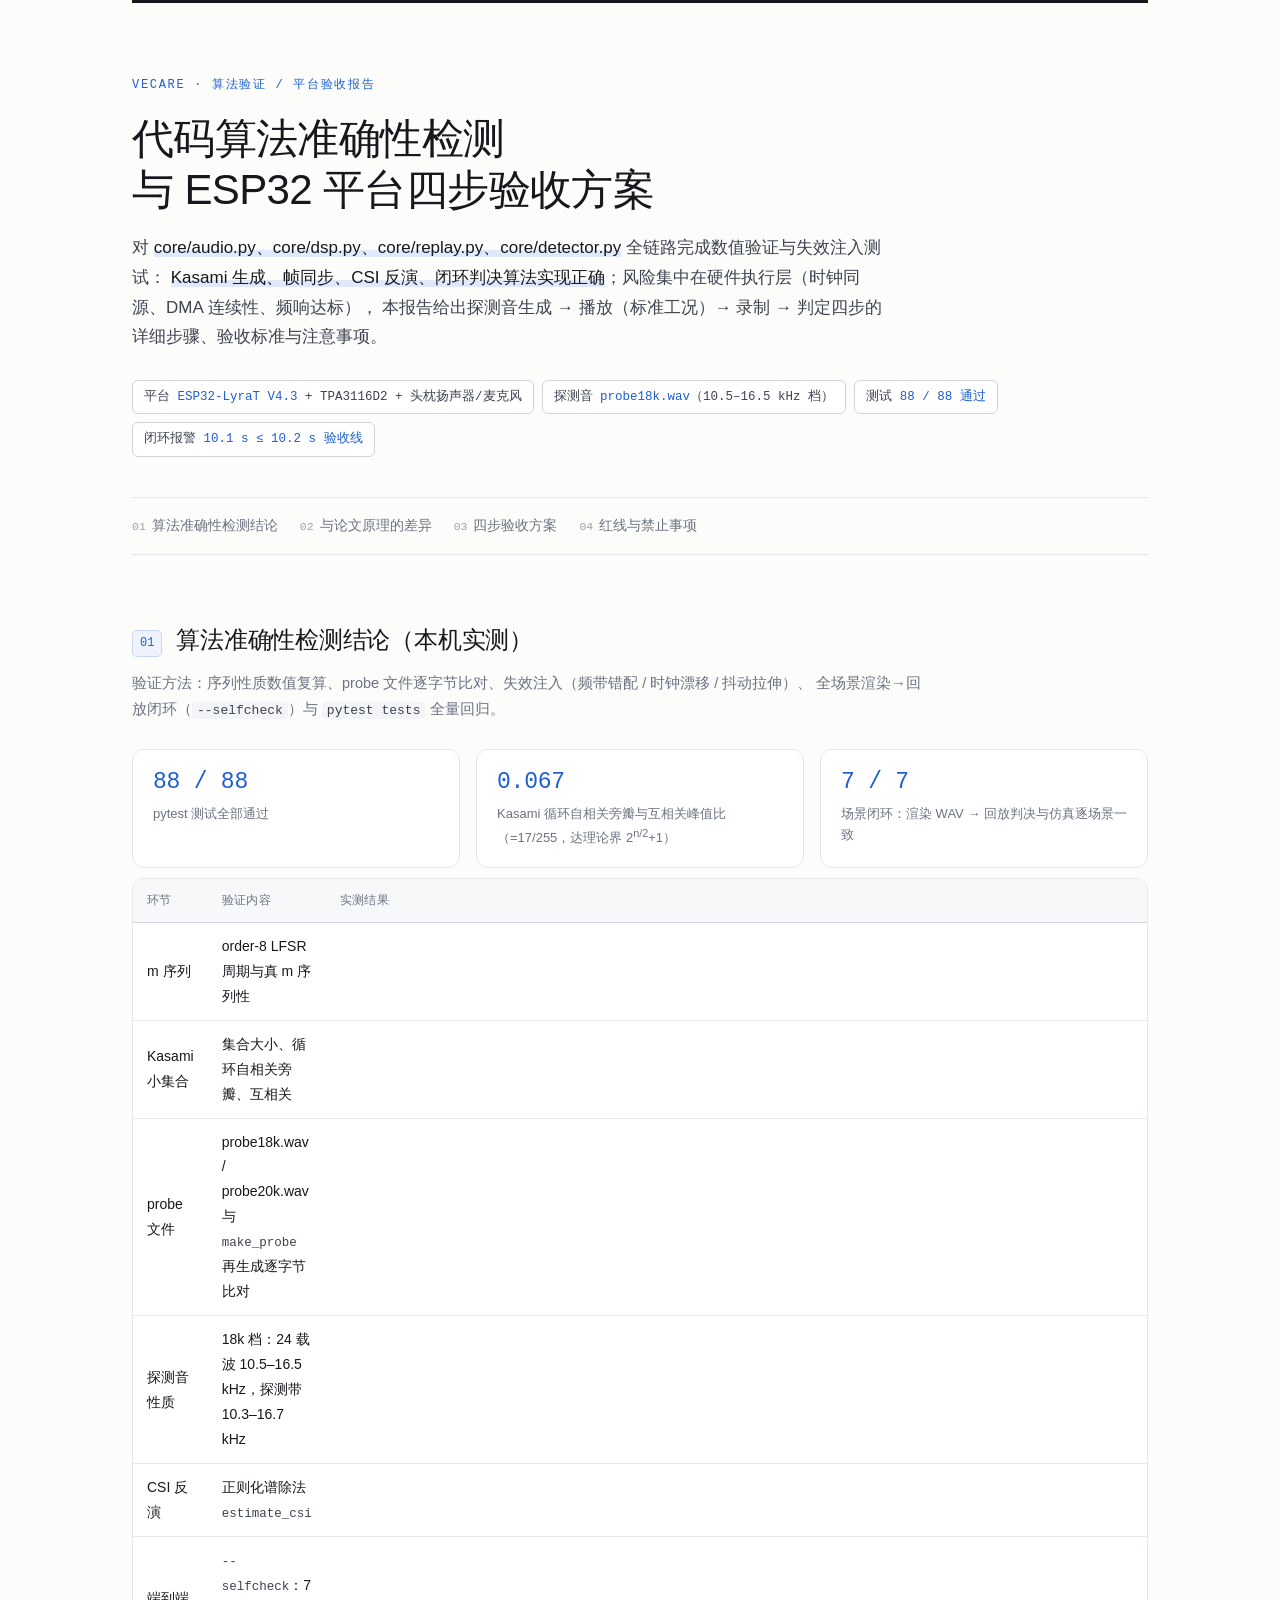
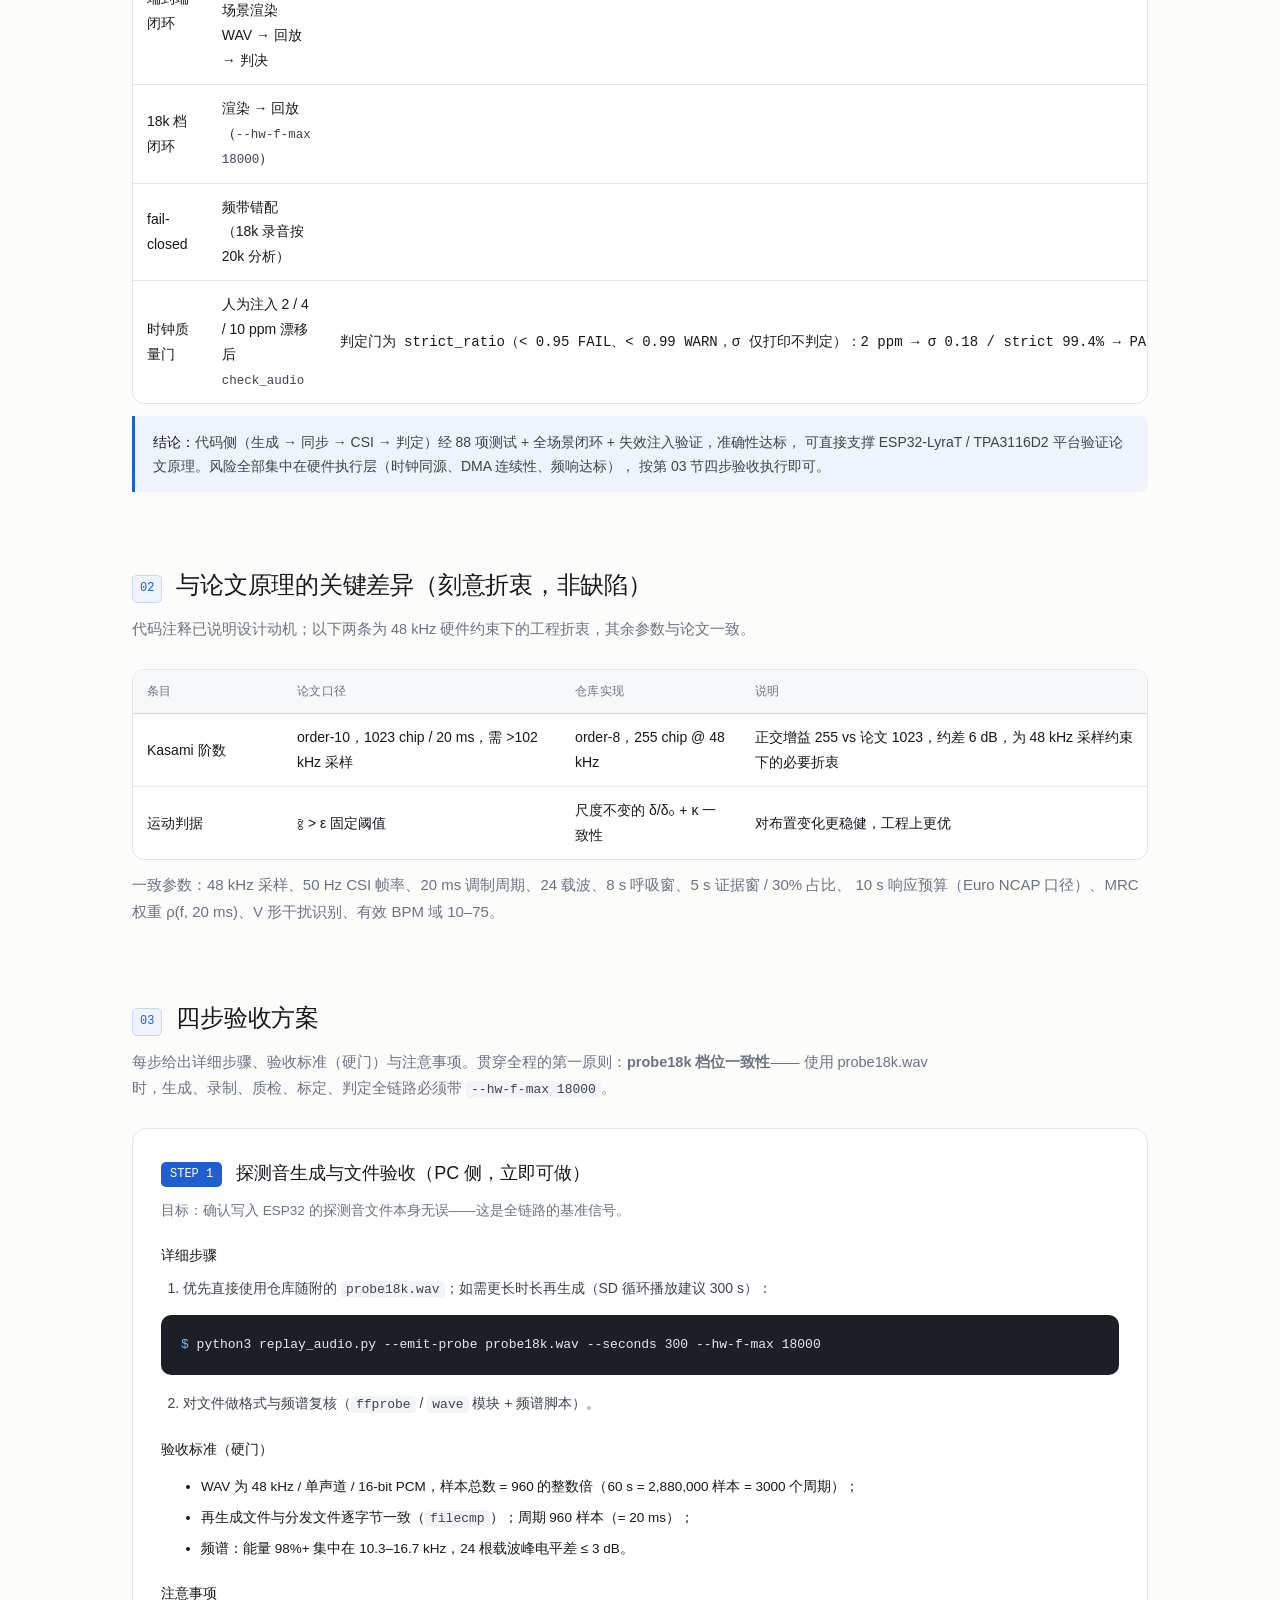
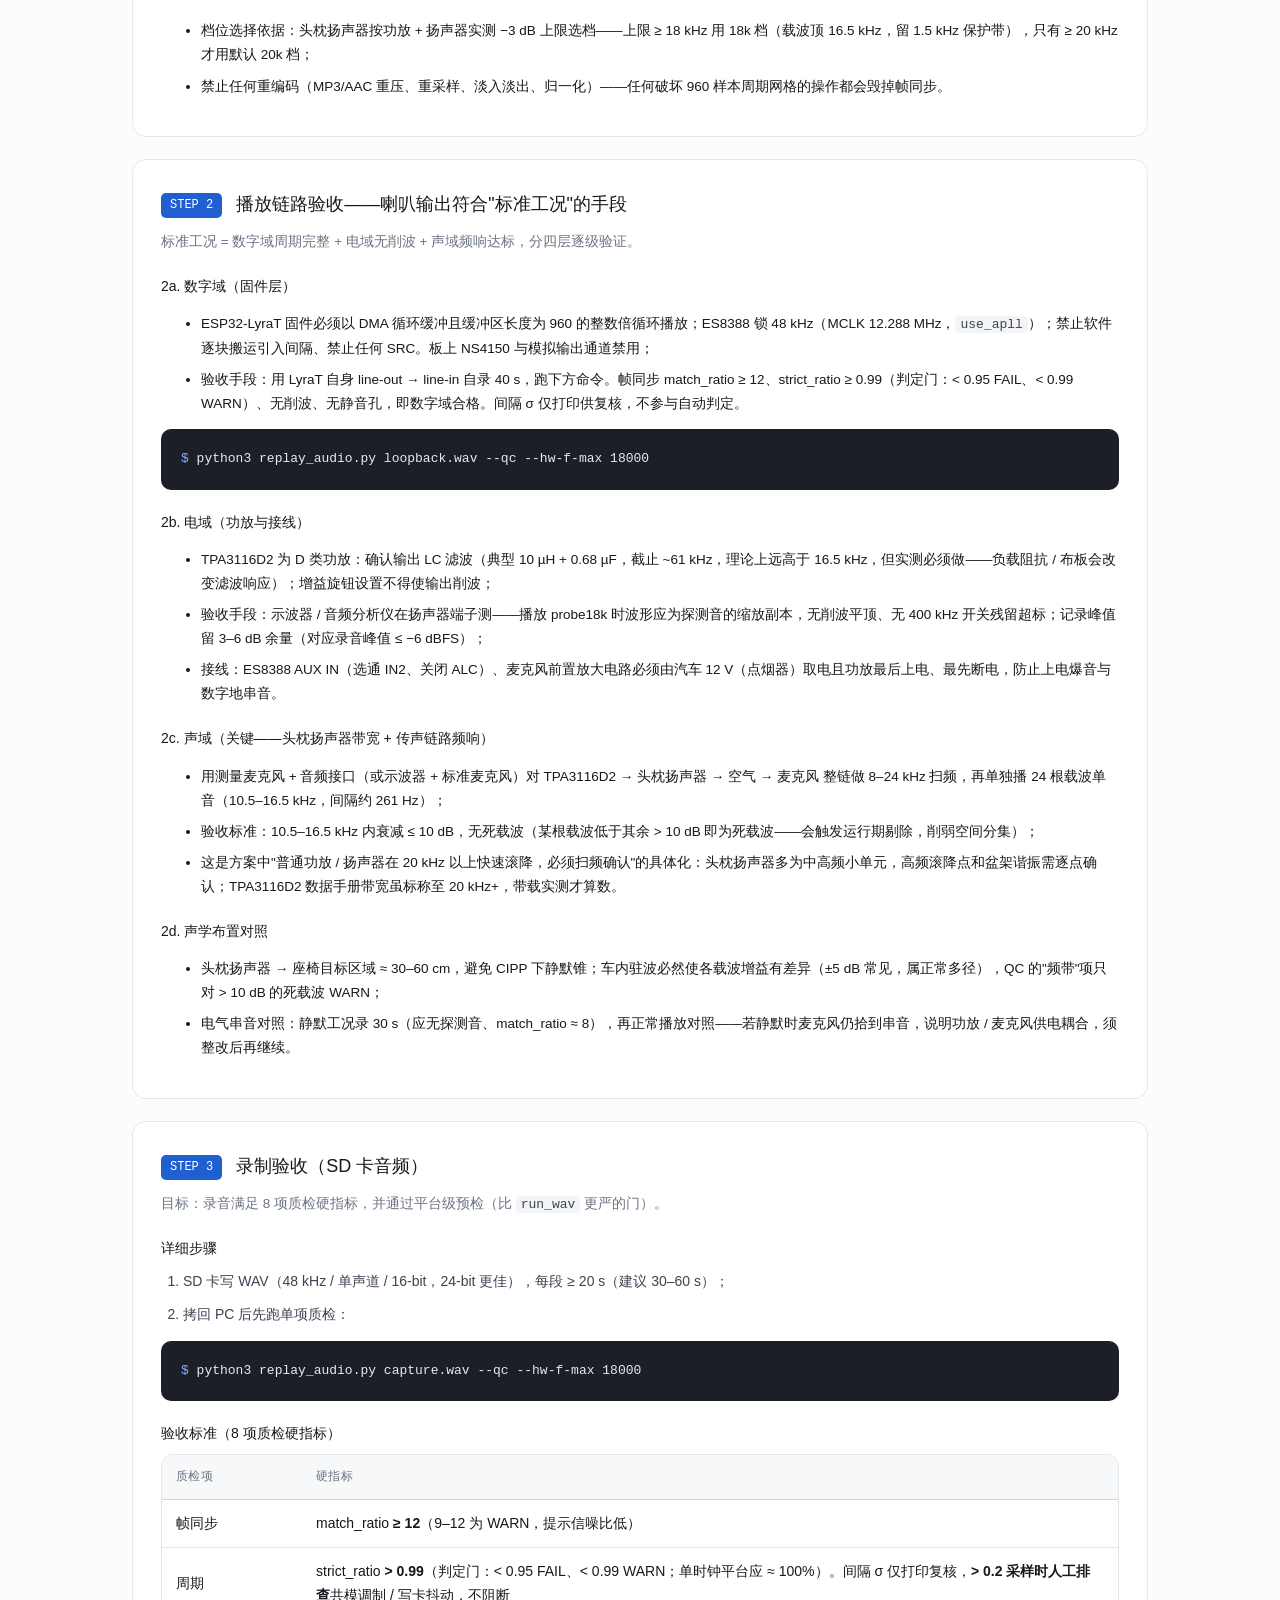
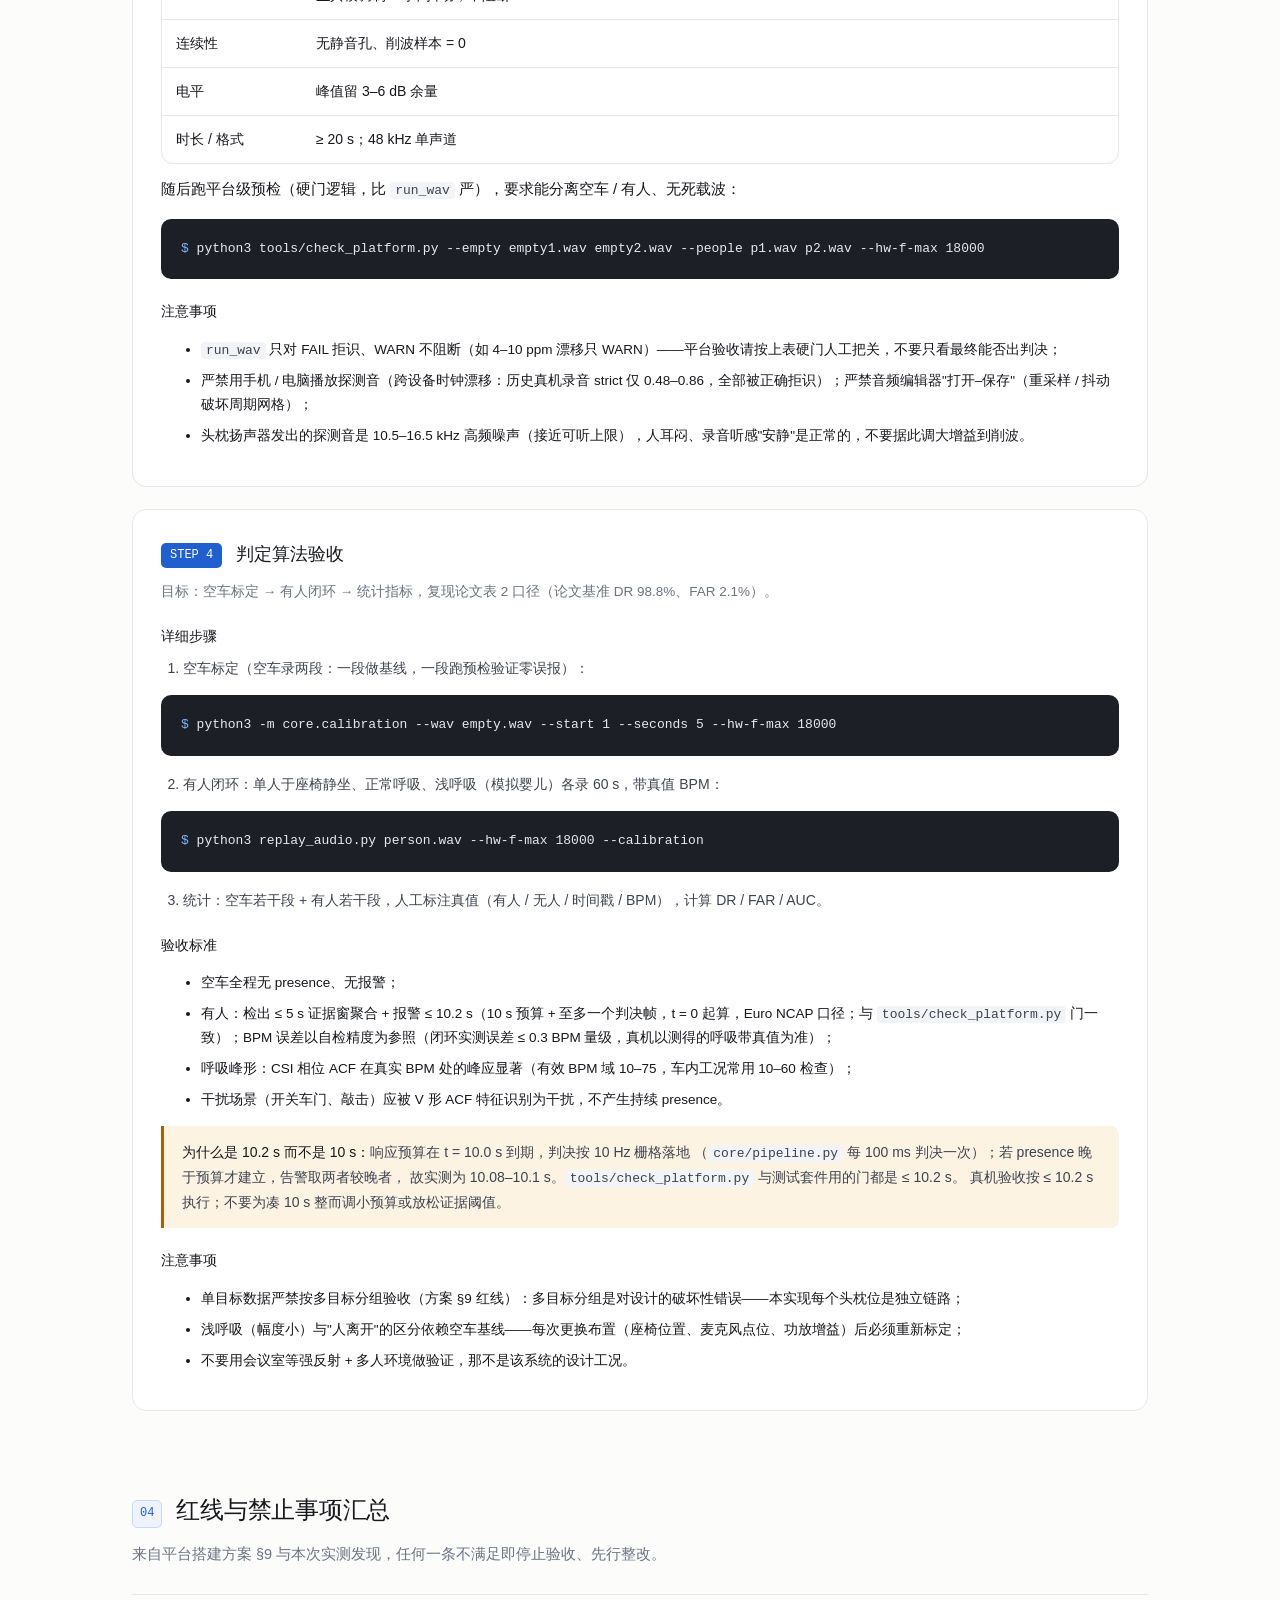
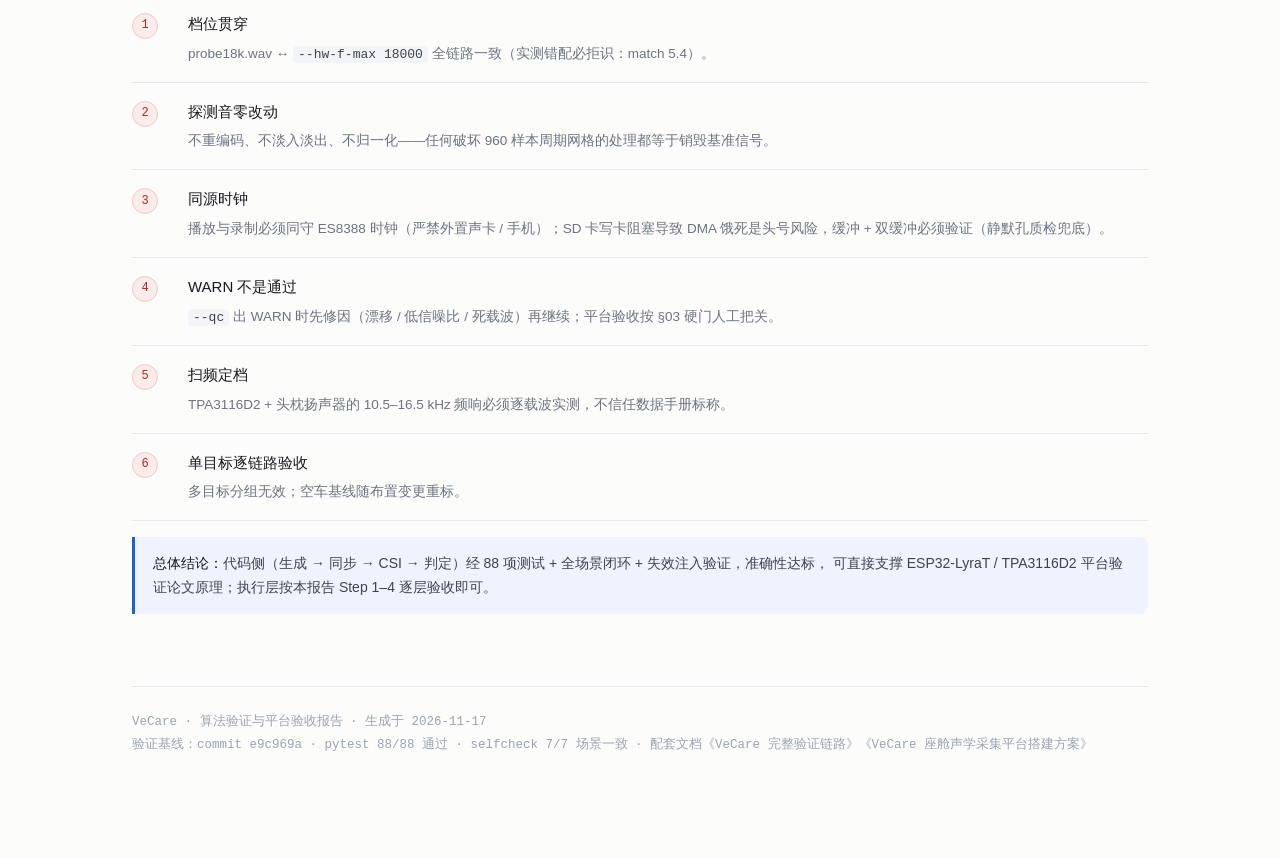
<file: VeCare_算法验证与验收报告.html>
<!DOCTYPE html>
<html lang="zh-CN">
<head>
<meta charset="utf-8">
<meta name="viewport" content="width=device-width, initial-scale=1">
<title>VeCare 算法验证与平台验收报告</title>
<style>
:root{
  --ink:#16181d; --ink-2:#3d4350; --muted:#6b7382; --faint:#9aa3b0;
  --line:#e4e7ec; --line-2:#cfd4dc;
  --bg:#fcfcfb; --card:#ffffff;
  --accent:#1f5fd0; --accent-soft:#eef3fd; --accent-line:#c6d8f7;
  --teal:#0f7b72; --teal-soft:#e8f5f3; --teal-line:#bde0da;
  --amber:#a8620a; --amber-soft:#fdf3e3; --amber-line:#efd6ae;
  --red:#b3261e; --red-soft:#fbeceb; --red-line:#f0c9c6;
  --mono: ui-monospace,SFMono-Regular,"SF Mono",Menlo,Consolas,"Liberation Mono",monospace;
}
*{box-sizing:border-box}
html{scroll-behavior:smooth}
body{
  margin:0;background:var(--bg);color:var(--ink);
  font:15px/1.78 -apple-system,BlinkMacSystemFont,"Segoe UI","PingFang SC","Hiragino Sans GB","Microsoft YaHei",sans-serif;
  -webkit-font-smoothing:antialiased;
}
.wrap{max-width:1080px;margin:0 auto;padding:0 32px 100px}
a{color:inherit}

/* ---------- hero ---------- */
.hero{padding:72px 0 40px;border-top:3px solid var(--ink)}
.eyebrow{
  font-family:var(--mono);font-size:12px;letter-spacing:.14em;text-transform:uppercase;
  color:var(--accent);margin-bottom:18px
}
h1{font-size:42px;line-height:1.2;font-weight:500;margin:0 0 18px;letter-spacing:-.015em}
.lede{font-size:17px;line-height:1.75;color:var(--ink-2);max-width:760px;margin:0 0 28px}
.lede b{font-weight:500;color:var(--ink);background:linear-gradient(transparent 62%,#dfe9fb 62%)}
.chips{display:flex;flex-wrap:wrap;gap:8px}
.chip{
  font-family:var(--mono);font-size:12.5px;padding:5px 11px;border:1px solid var(--line-2);
  border-radius:6px;background:#fff;color:var(--ink-2)
}
.chip b{color:var(--accent);font-weight:500}

/* ---------- toc ---------- */
.toc{
  display:flex;flex-wrap:wrap;gap:6px 22px;padding:16px 0;margin-bottom:8px;
  border-top:1px solid var(--line);border-bottom:1px solid var(--line);
  font-size:13.5px;color:var(--muted);position:sticky;top:0;z-index:5;
  background:rgba(252,252,251,.94);backdrop-filter:blur(8px)
}
.toc a{text-decoration:none;transition:color .15s}
.toc a:hover{color:var(--accent)}
.toc span{font-family:var(--mono);color:var(--faint);margin-right:6px;font-size:11.5px}

/* ---------- section ---------- */
section{padding-top:56px}
.sec-head{display:flex;align-items:baseline;gap:14px;margin-bottom:10px}
.num{
  font-family:var(--mono);font-size:12px;color:var(--accent);background:var(--accent-soft);
  border:1px solid var(--accent-line);border-radius:5px;padding:2px 7px;flex:none;
  position:relative;top:-2px
}
h2{font-size:24px;font-weight:500;margin:0;letter-spacing:-.01em}
.sec-sub{margin:0 0 26px 0;color:var(--muted);font-size:14.5px;max-width:800px}
h3{font-size:16px;font-weight:500;margin:32px 0 10px}
p{margin:0 0 16px}
.mono{font-family:var(--mono);font-size:13px;background:#f2f4f7;padding:1px 5px;border-radius:4px;color:var(--ink-2)}

/* ---------- tables ---------- */
.tbl-wrap{border:1px solid var(--line);border-radius:12px;overflow:hidden;background:#fff;margin-bottom:12px}
table{width:100%;border-collapse:collapse;font-size:14px}
th,td{padding:11px 14px;text-align:left;vertical-align:middle;border-bottom:1px solid var(--line)}
tbody tr:last-child td{border-bottom:none}
thead th{
  font-size:12px;font-weight:500;letter-spacing:.03em;color:var(--muted);
  background:#f7f8fa;border-bottom:1px solid var(--line-2);white-space:nowrap
}
td.n{font-family:var(--mono);font-variant-numeric:tabular-nums;text-align:right;white-space:nowrap}
th.n{text-align:right}
td.nil{color:var(--faint);text-align:right;font-family:var(--mono)}
tbody tr:hover{background:#fafbfd}
.dim{color:var(--muted)}
.code-i{font-family:var(--mono);font-size:12.5px;color:var(--ink-2)}

/* ---------- code ---------- */
.code{
  background:#1c1f26;color:#e6e9ef;border-radius:10px;padding:18px 20px;
  font-family:var(--mono);font-size:13px;line-height:1.9;overflow-x:auto;margin:0 0 16px;
  white-space:pre-wrap;word-break:break-word
}
.code .c{color:#767f90}
.code .p{color:#7fb3ff;user-select:none}
.code .s{color:#9ed8a0}

/* ---------- notes ---------- */
.note{
  border-left:3px solid var(--accent);background:var(--accent-soft);padding:14px 18px;
  border-radius:0 8px 8px 0;font-size:14px;line-height:1.72;margin:0 0 16px;color:var(--ink-2)
}
.note b{font-weight:500;color:var(--ink)}
.note.warn{border-color:var(--amber);background:var(--amber-soft)}
.note.limit{border-color:var(--red);background:var(--red-soft)}

/* ---------- step cards ---------- */
.step{background:#fff;border:1px solid var(--line);border-radius:14px;padding:28px 28px 24px;margin-bottom:22px}
.step-head{display:flex;align-items:baseline;gap:14px;margin-bottom:6px}
.step-no{
  font-family:var(--mono);font-size:12px;color:#fff;background:var(--accent);
  border-radius:5px;padding:2px 9px;flex:none;position:relative;top:-2px
}
.step h3{margin:0 0 4px;font-size:18px}
.step .q{font-size:13.5px;color:var(--muted);margin:0 0 18px}
.step h4{font-size:14px;font-weight:500;margin:20px 0 8px;color:var(--ink)}
.steps{margin:0 0 14px;padding-left:22px;color:var(--ink-2);font-size:14px}
.steps li{margin-bottom:8px}
.gate{font-size:13.5px}
.gate li{margin-bottom:7px}
.gate b{font-weight:500;color:var(--ink)}

/* ---------- verdict pill ---------- */
.verdict{display:inline-block;font-size:12px;padding:2px 9px;border-radius:999px;border:1px solid;margin-bottom:0;white-space:nowrap}
.verdict.ok{color:var(--teal);border-color:var(--teal-line);background:var(--teal-soft)}
.verdict.care{color:var(--amber);border-color:var(--amber-line);background:var(--amber-soft)}
.verdict.no{color:var(--red);border-color:var(--red-line);background:var(--red-soft)}
.verdict.neu{color:var(--accent);border-color:var(--accent-line);background:var(--accent-soft)}

/* ---------- stat cards ---------- */
.stats{display:grid;grid-template-columns:repeat(3,1fr);gap:16px;margin:22px 0 10px}
.stat{background:#fff;border:1px solid var(--line);border-radius:12px;padding:18px 20px}
.stat b{display:block;font-family:var(--mono);font-size:23px;font-weight:500;color:var(--accent);line-height:1.3;letter-spacing:-.01em}
.stat span{display:block;font-size:13px;color:var(--muted);margin-top:6px;line-height:1.6}

/* ---------- red lines ---------- */
.redlist{display:grid;gap:0;margin-bottom:16px}
.red{display:grid;grid-template-columns:40px 1fr;gap:16px;padding:16px 0;border-bottom:1px solid var(--line)}
.red:first-child{border-top:1px solid var(--line)}
.rn{
  width:26px;height:26px;border-radius:50%;background:var(--red-soft);border:1px solid var(--red-line);
  color:var(--red);font-family:var(--mono);font-size:12px;display:flex;align-items:center;justify-content:center;
  margin-top:2px
}
.red h4{margin:0 0 4px;font-size:15px;font-weight:500}
.red p{margin:0;font-size:13.5px;color:var(--muted)}

/* ---------- footer ---------- */
footer{
  margin-top:72px;padding-top:24px;border-top:1px solid var(--line);
  font-size:12.5px;color:var(--faint);line-height:1.9;font-family:var(--mono)
}

@media (max-width:860px){
  .wrap{padding:0 20px 72px}
  h1{font-size:32px}
  .stats{grid-template-columns:1fr}
  .toc{position:static}
  .step{padding:22px 18px}
}
</style>
</head>
<body>
<div class="wrap">

<header class="hero">
  <div class="eyebrow">VeCare · 算法验证 / 平台验收报告</div>
  <h1>代码算法准确性检测<br>与 ESP32 平台四步验收方案</h1>
  <p class="lede">对 <b>core/audio.py、core/dsp.py、core/replay.py、core/detector.py</b> 全链路完成数值验证与失效注入测试：
  <b>Kasami 生成、帧同步、CSI 反演、闭环判决算法实现正确</b>；风险集中在硬件执行层（时钟同源、DMA 连续性、频响达标），
  本报告给出探测音生成 → 播放（标准工况）→ 录制 → 判定四步的详细步骤、验收标准与注意事项。</p>
  <div class="chips">
    <div class="chip">平台 <b>ESP32-LyraT V4.3</b> + TPA3116D2 + 头枕扬声器/麦克风</div>
    <div class="chip">探测音 <b>probe18k.wav</b>（10.5–16.5 kHz 档）</div>
    <div class="chip">测试 <b>88 / 88 通过</b></div>
    <div class="chip">闭环报警 <b>10.1 s ≤ 10.2 s 验收线</b></div>
  </div>
</header>

<nav class="toc">
  <a href="#s1"><span>01</span>算法准确性检测结论</a>
  <a href="#s2"><span>02</span>与论文原理的差异</a>
  <a href="#s3"><span>03</span>四步验收方案</a>
  <a href="#s4"><span>04</span>红线与禁止事项</a>
</nav>

<!-- ============================================================ -->
<section id="s1">
  <div class="sec-head"><span class="num">01</span><h2>算法准确性检测结论（本机实测）</h2></div>
  <p class="sec-sub">验证方法：序列性质数值复算、probe 文件逐字节比对、失效注入（频带错配 / 时钟漂移 / 抖动拉伸）、
  全场景渲染→回放闭环（<span class="mono">--selfcheck</span>）与 <span class="mono">pytest tests</span> 全量回归。</p>

  <div class="stats">
    <div class="stat"><b>88 / 88</b><span>pytest 测试全部通过</span></div>
    <div class="stat"><b>0.067</b><span>Kasami 循环自相关旁瓣与互相关峰值比（=17/255，达理论界 2<sup>n/2</sup>+1）</span></div>
    <div class="stat"><b>7 / 7</b><span>场景闭环：渲染 WAV → 回放判决与仿真逐场景一致</span></div>
  </div>

  <div class="tbl-wrap">
    <table>
      <thead><tr><th style="width:130px">环节</th><th>验证内容</th><th>实测结果</th><th style="width:90px">结论</th></tr></thead>
      <tbody>
        <tr><td>m 序列</td><td>order-8 LFSR 周期与真 m 序列性</td><td class="n">255；16 条多项式全部为真 m 序列（测试覆盖）</td><td><span class="verdict ok">通过</span></td></tr>
        <tr><td>Kasami 小集合</td><td>集合大小、循环自相关旁瓣、互相关</td><td class="n">16 条（2^(n/2)）；自相关旁瓣与互相关最大值均 17/255≈0.067，三值分布 {−1, −17, +15}，完全符合理论界</td><td><span class="verdict ok">通过</span></td></tr>
        <tr><td>probe 文件</td><td>probe18k.wav / probe20k.wav 与 <span class="code-i">make_probe</span> 再生成逐字节比对</td><td class="n">字节级完全一致（48 kHz / 单声道 / 16-bit，周期 960 样本 × 3000 遍 = 60 s）</td><td><span class="verdict ok">通过</span></td></tr>
        <tr><td>探测音性质</td><td>18k 档：24 载波 10.5–16.5 kHz，探测带 10.3–16.7 kHz</td><td class="n">带内能量 98.9%，PAPR 9.4 dB，载波设计电平差 ≤ ±3 dB（<span class="code-i">probe_condition_db</span>）</td><td><span class="verdict ok">通过</span></td></tr>
        <tr><td>CSI 反演</td><td>正则化谱除法 <span class="code-i">estimate_csi</span></td><td class="n">对已知合成信道精确恢复；载波对齐 50 Hz DFT 网格</td><td><span class="verdict ok">通过</span></td></tr>
        <tr><td>端到端闭环</td><td><span class="code-i">--selfcheck</span>：7 场景渲染 WAV → 回放 → 判决</td><td class="n">与仿真判决逐场景一致：BPM 18→18.1、24→24.1、20→20.3、30→29.9、14→14.2；空车 / 干扰零误报；报警 10.1 s（≤ 10.2 s 验收线）</td><td><span class="verdict ok">通过</span></td></tr>
        <tr><td>18k 档闭环</td><td>渲染 → 回放（<span class="code-i">--hw-f-max 18000</span>）</td><td class="n">有人 8.98 s 检出，报警 10.08 s，BPM 18.3（真值 18）</td><td><span class="verdict ok">通过</span></td></tr>
        <tr><td>fail-closed</td><td>频带错配（18k 录音按 20k 分析）</td><td class="n">match_ratio 5.4 &lt; 9 → QC FAIL，<span class="code-i">run_wav</span> 拒识并给出正确提示</td><td><span class="verdict ok">通过</span></td></tr>
        <tr><td>时钟质量门</td><td>人为注入 2 / 4 / 10 ppm 漂移后 <span class="code-i">check_audio</span></td><td class="n">判定门为 strict_ratio（&lt; 0.95 FAIL、&lt; 0.99 WARN，σ 仅打印不判定）：2 ppm → σ 0.18 / strict 99.4% → PASS；4 / 10 ppm → strict 98.8% / 97.1% → WARN（σ 0.26 / 0.41 仅记录）；0.2% 拉伸 → strict &lt; 0.95 → FAIL（有测试覆盖）</td><td><span class="verdict ok">通过</span></td></tr>
      </tbody>
    </table>
  </div>

  <div class="note"><b>结论：</b>代码侧（生成 → 同步 → CSI → 判定）经 88 项测试 + 全场景闭环 + 失效注入验证，准确性达标，
  可直接支撑 ESP32-LyraT / TPA3116D2 平台验证论文原理。风险全部集中在硬件执行层（时钟同源、DMA 连续性、频响达标），
  按第 03 节四步验收执行即可。</div>
</section>

<!-- ============================================================ -->
<section id="s2">
  <div class="sec-head"><span class="num">02</span><h2>与论文原理的关键差异（刻意折衷，非缺陷）</h2></div>
  <p class="sec-sub">代码注释已说明设计动机；以下两条为 48 kHz 硬件约束下的工程折衷，其余参数与论文一致。</p>

  <div class="tbl-wrap">
    <table>
      <thead><tr><th style="width:150px">条目</th><th>论文口径</th><th>仓库实现</th><th>说明</th></tr></thead>
      <tbody>
        <tr>
          <td>Kasami 阶数</td>
          <td>order-10，1023 chip / 20 ms，需 &gt;102 kHz 采样</td>
          <td>order-8，255 chip @ 48 kHz</td>
          <td>正交增益 255 vs 论文 1023，约差 6 dB，为 48 kHz 采样约束下的必要折衷</td>
        </tr>
        <tr>
          <td>运动判据</td>
          <td>ḡ &gt; ε 固定阈值</td>
          <td>尺度不变的 δ/δ₀ + κ 一致性</td>
          <td>对布置变化更稳健，工程上更优</td>
        </tr>
      </tbody>
    </table>
  </div>

  <p class="dim">一致参数：48 kHz 采样、50 Hz CSI 帧率、20 ms 调制周期、24 载波、8 s 呼吸窗、5 s 证据窗 / 30% 占比、
  10 s 响应预算（Euro NCAP 口径）、MRC 权重 ρ(f, 20 ms)、V 形干扰识别、有效 BPM 域 10–75。</p>
</section>

<!-- ============================================================ -->
<section id="s3">
  <div class="sec-head"><span class="num">03</span><h2>四步验收方案</h2></div>
  <p class="sec-sub">每步给出详细步骤、验收标准（硬门）与注意事项。贯穿全程的第一原则：<b>probe18k 档位一致性</b>——
  使用 probe18k.wav 时，生成、录制、质检、标定、判定全链路必须带 <span class="mono">--hw-f-max 18000</span>。</p>

  <!-- Step 1 -->
  <div class="step">
    <div class="step-head"><span class="step-no">STEP 1</span><h3>探测音生成与文件验收（PC 侧，立即可做）</h3></div>
    <p class="q">目标：确认写入 ESP32 的探测音文件本身无误——这是全链路的基准信号。</p>

    <h4>详细步骤</h4>
    <ol class="steps">
      <li>优先直接使用仓库随附的 <span class="mono">probe18k.wav</span>；如需更长时长再生成（SD 循环播放建议 300 s）：</li>
    </ol>
    <div class="code"><span class="p">$</span> python3 replay_audio.py --emit-probe probe18k.wav --seconds 300 --hw-f-max 18000</div>
    <ol class="steps" start="2">
      <li>对文件做格式与频谱复核（<span class="mono">ffprobe</span> / <span class="mono">wave</span> 模块 + 频谱脚本）。</li>
    </ol>

    <h4>验收标准（硬门）</h4>
    <ul class="gate">
      <li>WAV 为 <b>48 kHz / 单声道 / 16-bit PCM</b>，样本总数 = 960 的整数倍（60 s = 2,880,000 样本 = 3000 个周期）；</li>
      <li>再生成文件与分发文件<b>逐字节一致</b>（<span class="mono">filecmp</span>）；周期 960 样本（= 20 ms）；</li>
      <li>频谱：能量 <b>98%+</b> 集中在 10.3–16.7 kHz，24 根载波峰电平差 <b>≤ 3 dB</b>。</li>
    </ul>

    <h4>注意事项</h4>
    <ul class="gate">
      <li><b>档位选择依据：</b>头枕扬声器按功放 + 扬声器实测 −3 dB 上限选档——上限 ≥ 18 kHz 用 18k 档（载波顶 16.5 kHz，留 1.5 kHz 保护带），只有 ≥ 20 kHz 才用默认 20k 档；</li>
      <li><b>禁止任何重编码</b>（MP3/AAC 重压、重采样、淡入淡出、归一化）——任何破坏 960 样本周期网格的操作都会毁掉帧同步。</li>
    </ul>
  </div>

  <!-- Step 2 -->
  <div class="step">
    <div class="step-head"><span class="step-no">STEP 2</span><h3>播放链路验收——喇叭输出符合"标准工况"的手段</h3></div>
    <p class="q">标准工况 = 数字域周期完整 + 电域无削波 + 声域频响达标，分四层逐级验证。</p>

    <h4>2a. 数字域（固件层）</h4>
    <ul class="gate">
      <li>ESP32-LyraT 固件必须以 <b>DMA 循环缓冲且缓冲区长度为 960 的整数倍</b>循环播放；ES8388 锁 48 kHz（MCLK 12.288 MHz，<span class="mono">use_apll</span>）；<b>禁止</b>软件逐块搬运引入间隔、<b>禁止</b>任何 SRC。板上 NS4150 与模拟输出通道禁用；</li>
      <li><b>验收手段：</b>用 LyraT 自身 line-out → line-in 自录 40 s，跑下方命令。帧同步 match_ratio ≥ 12、strict_ratio ≥ 0.99（判定门：&lt; 0.95 FAIL、&lt; 0.99 WARN）、无削波、无静音孔，即数字域合格。间隔 σ 仅打印供复核，不参与自动判定。</li>
    </ul>
    <div class="code"><span class="p">$</span> python3 replay_audio.py loopback.wav --qc --hw-f-max 18000</div>

    <h4>2b. 电域（功放与接线）</h4>
    <ul class="gate">
      <li>TPA3116D2 为 D 类功放：确认输出 LC 滤波（典型 10 µH + 0.68 µF，截止 ~61 kHz，理论上远高于 16.5 kHz，但<b>实测必须做</b>——负载阻抗 / 布板会改变滤波响应）；增益旋钮设置不得使输出削波；</li>
      <li><b>验收手段：</b>示波器 / 音频分析仪在扬声器端子测——播放 probe18k 时波形应为探测音的缩放副本，无削波平顶、无 400 kHz 开关残留超标；记录峰值留 <b>3–6 dB 余量</b>（对应录音峰值 ≤ −6 dBFS）；</li>
      <li>接线：ES8388 AUX IN（选通 IN2、关闭 ALC）、麦克风前置放大电路<b>必须由汽车 12 V（点烟器）取电</b>且功放最后上电、最先断电，防止上电爆音与数字地串音。</li>
    </ul>

    <h4>2c. 声域（关键——头枕扬声器带宽 + 传声链路频响）</h4>
    <ul class="gate">
      <li>用测量麦克风 + 音频接口（或示波器 + 标准麦克风）对 <b>TPA3116D2 → 头枕扬声器 → 空气 → 麦克风</b> 整链做 <b>8–24 kHz 扫频</b>，再单独播 24 根载波单音（10.5–16.5 kHz，间隔约 261 Hz）；</li>
      <li><b>验收标准：10.5–16.5 kHz 内衰减 ≤ 10 dB，无死载波</b>（某根载波低于其余 &gt; 10 dB 即为死载波——会触发运行期剔除，削弱空间分集）；</li>
      <li>这是方案中"普通功放 / 扬声器在 20 kHz 以上快速滚降，必须扫频确认"的具体化：头枕扬声器多为中高频小单元，高频滚降点和盆架谐振需逐点确认；TPA3116D2 数据手册带宽虽标称至 20 kHz+，<b>带载实测才算数</b>。</li>
    </ul>

    <h4>2d. 声学布置对照</h4>
    <ul class="gate">
      <li>头枕扬声器 → 座椅目标区域 ≈ 30–60 cm，避免 CIPP 下静默锥；车内驻波必然使各载波增益有差异（±5 dB 常见，属正常多径），QC 的"频带"项只对 &gt; 10 dB 的死载波 WARN；</li>
      <li><b>电气串音对照：</b>静默工况录 30 s（应无探测音、match_ratio ≈ 8），再正常播放对照——若静默时麦克风仍拾到串音，说明功放 / 麦克风供电耦合，须整改后再继续。</li>
    </ul>
  </div>

  <!-- Step 3 -->
  <div class="step">
    <div class="step-head"><span class="step-no">STEP 3</span><h3>录制验收（SD 卡音频）</h3></div>
    <p class="q">目标：录音满足 8 项质检硬指标，并通过平台级预检（比 <span class="mono">run_wav</span> 更严的门）。</p>

    <h4>详细步骤</h4>
    <ol class="steps">
      <li>SD 卡写 WAV（48 kHz / 单声道 / 16-bit，24-bit 更佳），每段 ≥ 20 s（建议 30–60 s）；</li>
      <li>拷回 PC 后先跑单项质检：</li>
    </ol>
    <div class="code"><span class="p">$</span> python3 replay_audio.py capture.wav --qc --hw-f-max 18000</div>

    <h4>验收标准（8 项质检硬指标）</h4>
    <div class="tbl-wrap">
      <table>
        <thead><tr><th style="width:140px">质检项</th><th>硬指标</th></tr></thead>
        <tbody>
          <tr><td>帧同步</td><td>match_ratio <b>≥ 12</b>（9–12 为 WARN，提示信噪比低）</td></tr>
          <tr><td>周期</td><td>strict_ratio <b>&gt; 0.99</b>（判定门：&lt; 0.95 FAIL、&lt; 0.99 WARN；单时钟平台应 ≈ 100%）。间隔 σ 仅打印复核，<b>&gt; 0.2 采样时人工排查</b>共模调制 / 写卡抖动，不阻断</td></tr>
          <tr><td>连续性</td><td>无静音孔、削波样本 = 0</td></tr>
          <tr><td>电平</td><td>峰值留 3–6 dB 余量</td></tr>
          <tr><td>时长 / 格式</td><td>≥ 20 s；48 kHz 单声道</td></tr>
        </tbody>
      </table>
    </div>
    <p>随后跑平台级预检（硬门逻辑，比 <span class="mono">run_wav</span> 严），要求能分离空车 / 有人、无死载波：</p>
    <div class="code"><span class="p">$</span> python3 tools/check_platform.py --empty empty1.wav empty2.wav --people p1.wav p2.wav --hw-f-max 18000</div>

    <h4>注意事项</h4>
    <ul class="gate">
      <li><span class="mono">run_wav</span> 只对 <b>FAIL 拒识、WARN 不阻断</b>（如 4–10 ppm 漂移只 WARN）——平台验收请按上表硬门人工把关，不要只看最终能否出判决；</li>
      <li><b>严禁</b>用手机 / 电脑播放探测音（跨设备时钟漂移：历史真机录音 strict 仅 0.48–0.86，全部被正确拒识）；<b>严禁</b>音频编辑器"打开–保存"（重采样 / 抖动破坏周期网格）；</li>
      <li>头枕扬声器发出的探测音是 10.5–16.5 kHz 高频噪声（接近可听上限），人耳闷、录音听感"安静"是正常的，<b>不要据此调大增益到削波</b>。</li>
    </ul>
  </div>

  <!-- Step 4 -->
  <div class="step">
    <div class="step-head"><span class="step-no">STEP 4</span><h3>判定算法验收</h3></div>
    <p class="q">目标：空车标定 → 有人闭环 → 统计指标，复现论文表 2 口径（论文基准 DR 98.8%、FAR 2.1%）。</p>

    <h4>详细步骤</h4>
    <ol class="steps">
      <li>空车标定（空车录两段：一段做基线，一段跑预检验证零误报）：</li>
    </ol>
    <div class="code"><span class="p">$</span> python3 -m core.calibration --wav empty.wav --start 1 --seconds 5 --hw-f-max 18000</div>
    <ol class="steps" start="2">
      <li>有人闭环：单人于座椅静坐、正常呼吸、浅呼吸（模拟婴儿）各录 60 s，带真值 BPM：</li>
    </ol>
    <div class="code"><span class="p">$</span> python3 replay_audio.py person.wav --hw-f-max 18000 --calibration</div>
    <ol class="steps" start="3">
      <li>统计：空车若干段 + 有人若干段，人工标注真值（有人 / 无人 / 时间戳 / BPM），计算 DR / FAR / AUC。</li>
    </ol>

    <h4>验收标准</h4>
    <ul class="gate">
      <li>空车全程无 presence、无报警；</li>
      <li>有人：检出 ≤ 5 s 证据窗聚合 + <b>报警 ≤ 10.2 s</b>（10 s 预算 + 至多一个判决帧，t = 0 起算，Euro NCAP 口径；与 <span class="mono">tools/check_platform.py</span> 门一致）；BPM 误差以自检精度为参照（闭环实测误差 ≤ 0.3 BPM 量级，真机以测得的呼吸带真值为准）；</li>
      <li>呼吸峰形：CSI 相位 ACF 在真实 BPM 处的峰应显著（有效 BPM 域 10–75，车内工况常用 10–60 检查）；</li>
      <li>干扰场景（开关车门、敲击）应被 V 形 ACF 特征识别为干扰，不产生持续 presence。</li>
    </ul>

    <div class="note warn"><b>为什么是 10.2 s 而不是 10 s：</b>响应预算在 t = 10.0 s 到期，判决按 10 Hz 栅格落地
    （<span class="mono">core/pipeline.py</span> 每 100 ms 判决一次）；若 presence 晚于预算才建立，告警取两者较晚者，
    故实测为 10.08–10.1 s。<span class="mono">tools/check_platform.py</span> 与测试套件用的门都是 ≤ 10.2 s。
    真机验收按 ≤ 10.2 s 执行；不要为凑 10 s 整而调小预算或放松证据阈值。</div>

    <h4>注意事项</h4>
    <ul class="gate">
      <li><b>单目标数据严禁按多目标分组验收</b>（方案 §9 红线）：多目标分组是对设计的破坏性错误——本实现每个头枕位是独立链路；</li>
      <li>浅呼吸（幅度小）与"人离开"的区分依赖空车基线——<b>每次更换布置</b>（座椅位置、麦克风点位、功放增益）后必须重新标定；</li>
      <li>不要用会议室等强反射 + 多人环境做验证，那不是该系统的设计工况。</li>
    </ul>
  </div>
</section>

<!-- ============================================================ -->
<section id="s4">
  <div class="sec-head"><span class="num">04</span><h2>红线与禁止事项汇总</h2></div>
  <p class="sec-sub">来自平台搭建方案 §9 与本次实测发现，任何一条不满足即停止验收、先行整改。</p>

  <div class="redlist">
    <div class="red"><span class="rn">1</span><div><h4>档位贯穿</h4><p>probe18k.wav ↔ <span class="mono">--hw-f-max 18000</span> 全链路一致（实测错配必拒识：match 5.4）。</p></div></div>
    <div class="red"><span class="rn">2</span><div><h4>探测音零改动</h4><p>不重编码、不淡入淡出、不归一化——任何破坏 960 样本周期网格的处理都等于销毁基准信号。</p></div></div>
    <div class="red"><span class="rn">3</span><div><h4>同源时钟</h4><p>播放与录制必须同守 ES8388 时钟（严禁外置声卡 / 手机）；SD 卡写卡阻塞导致 DMA 饿死是头号风险，缓冲 + 双缓冲必须验证（静默孔质检兜底）。</p></div></div>
    <div class="red"><span class="rn">4</span><div><h4>WARN 不是通过</h4><p><span class="mono">--qc</span> 出 WARN 时先修因（漂移 / 低信噪比 / 死载波）再继续；平台验收按 §03 硬门人工把关。</p></div></div>
    <div class="red"><span class="rn">5</span><div><h4>扫频定档</h4><p>TPA3116D2 + 头枕扬声器的 10.5–16.5 kHz 频响必须逐载波实测，不信任数据手册标称。</p></div></div>
    <div class="red"><span class="rn">6</span><div><h4>单目标逐链路验收</h4><p>多目标分组无效；空车基线随布置变更重标。</p></div></div>
  </div>

  <div class="note"><b>总体结论：</b>代码侧（生成 → 同步 → CSI → 判定）经 88 项测试 + 全场景闭环 + 失效注入验证，准确性达标，
  可直接支撑 ESP32-LyraT / TPA3116D2 平台验证论文原理；执行层按本报告 Step 1–4 逐层验收即可。</div>
</section>

<footer>
  VeCare · 算法验证与平台验收报告 · 生成于 2026-11-17<br>
  验证基线：commit e9c969a · pytest 88/88 通过 · selfcheck 7/7 场景一致 · 配套文档《VeCare 完整验证链路》《VeCare 座舱声学采集平台搭建方案》
</footer>

</div>
</body>
</html>
</file>
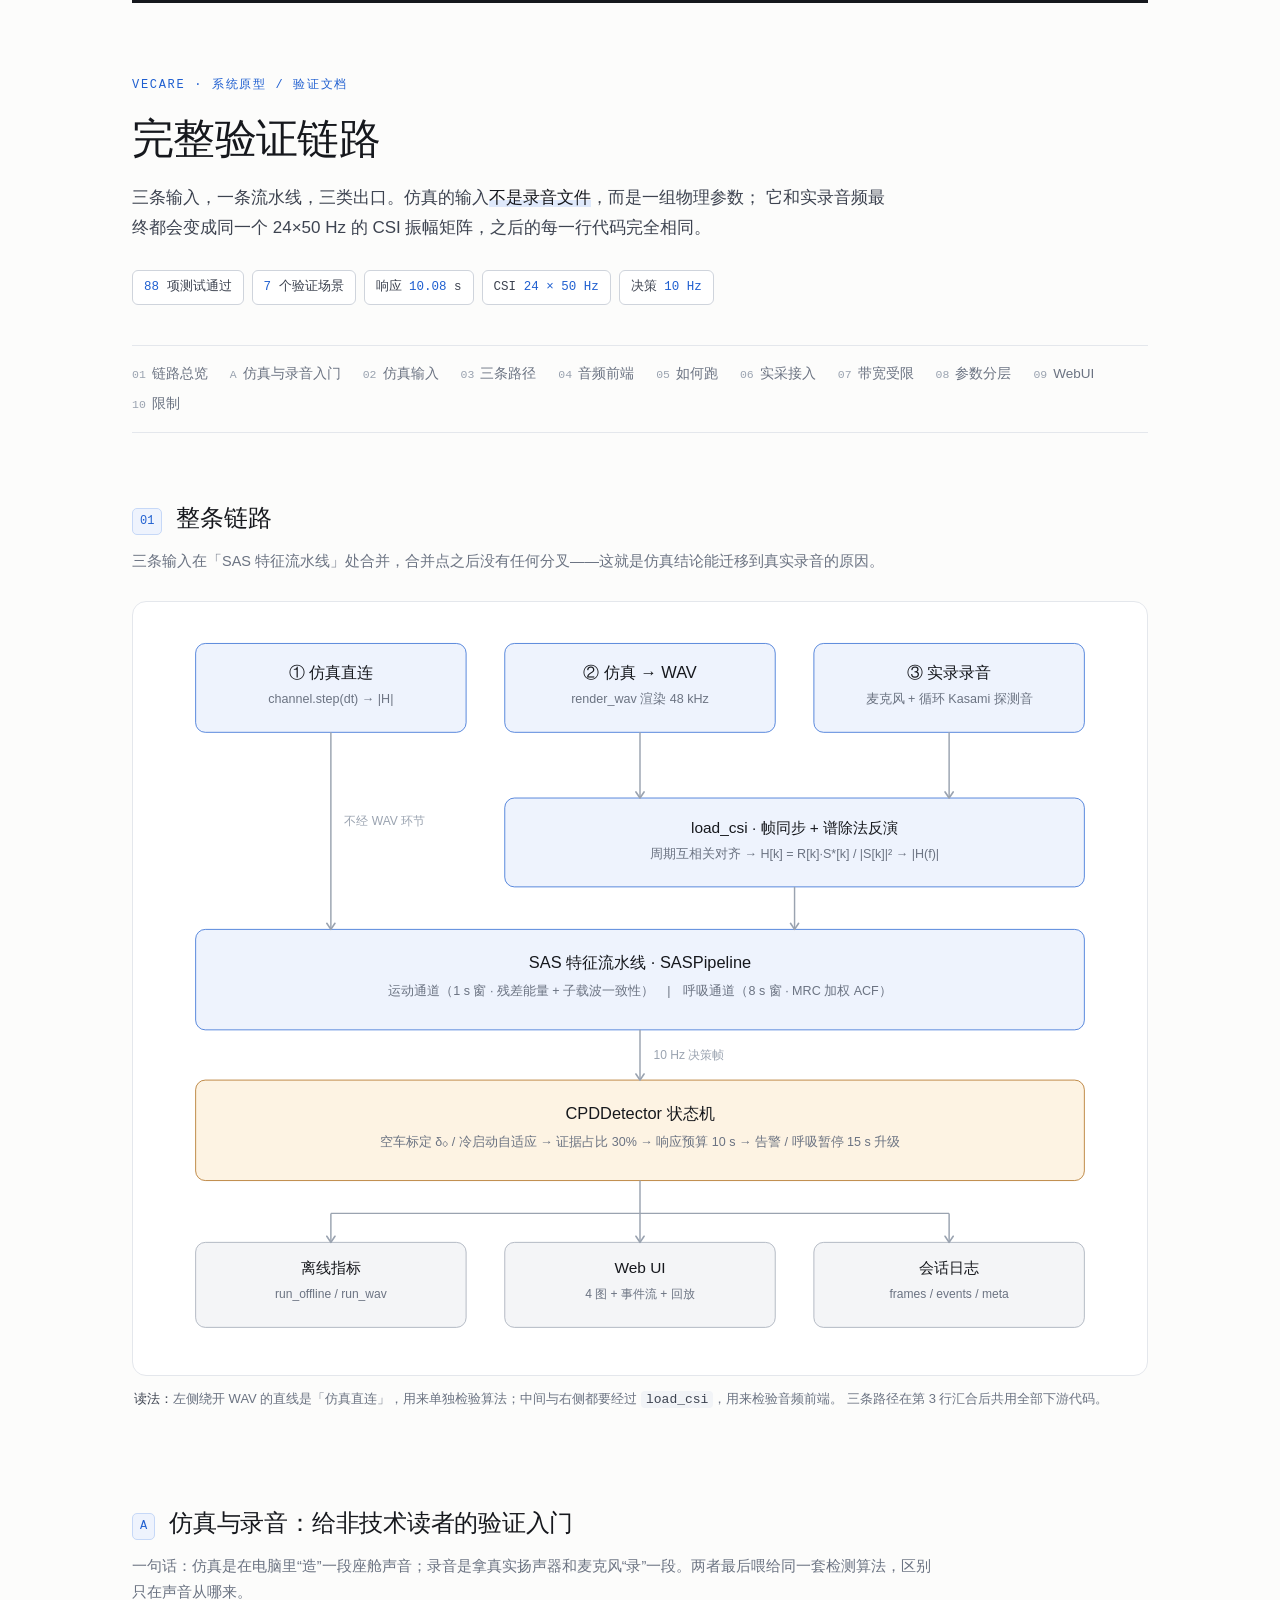
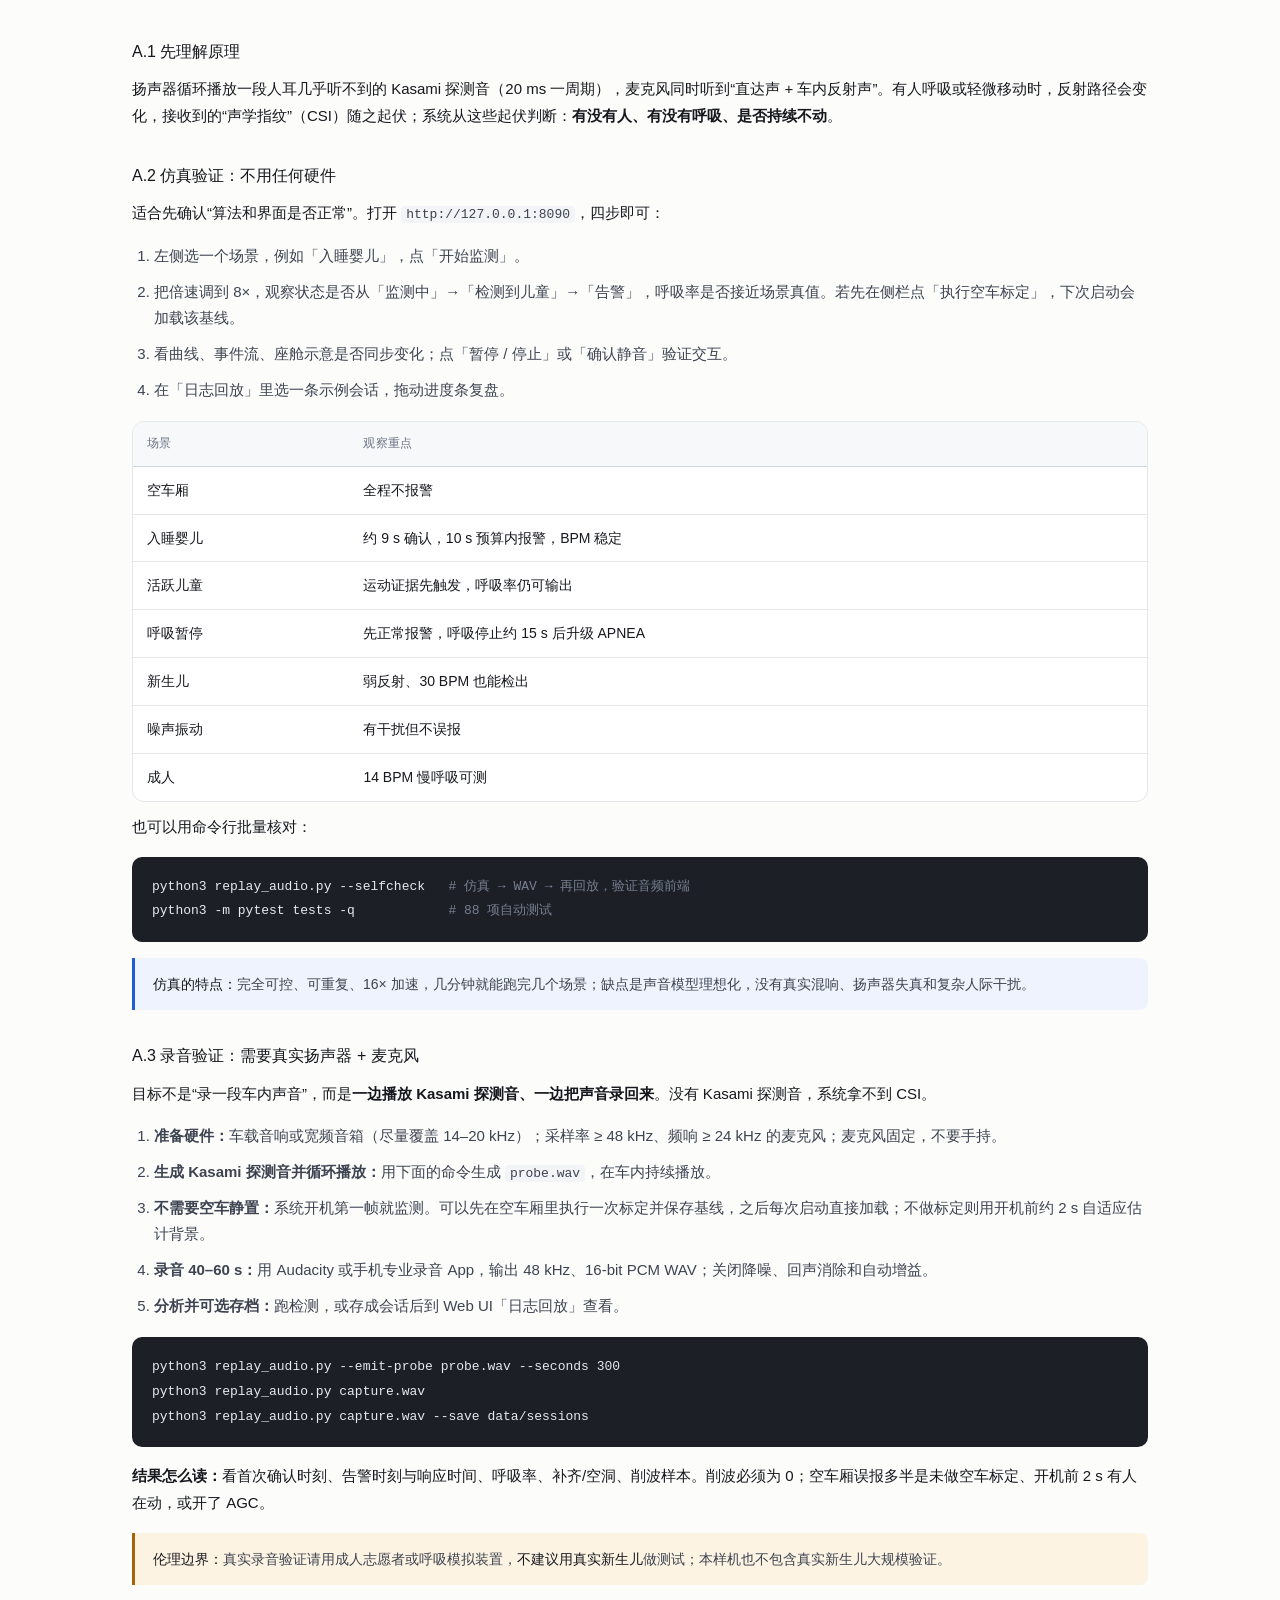
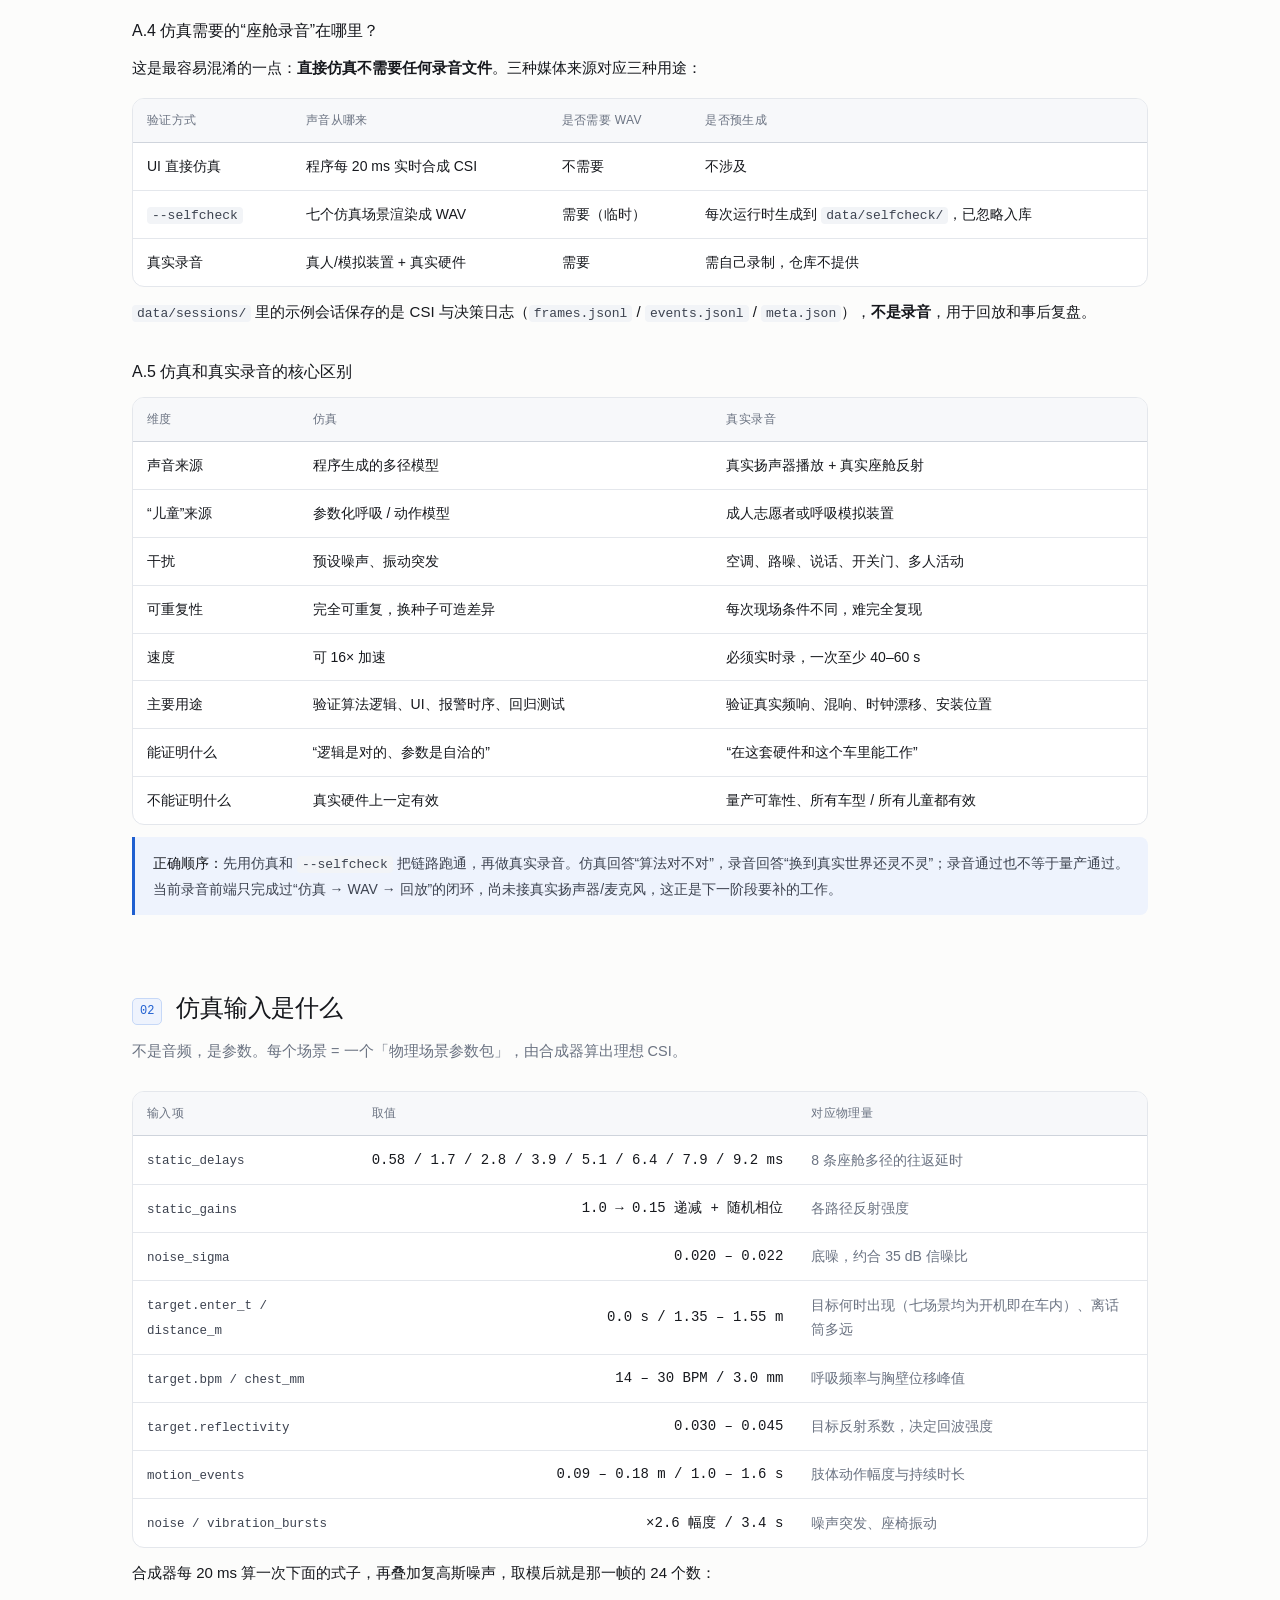
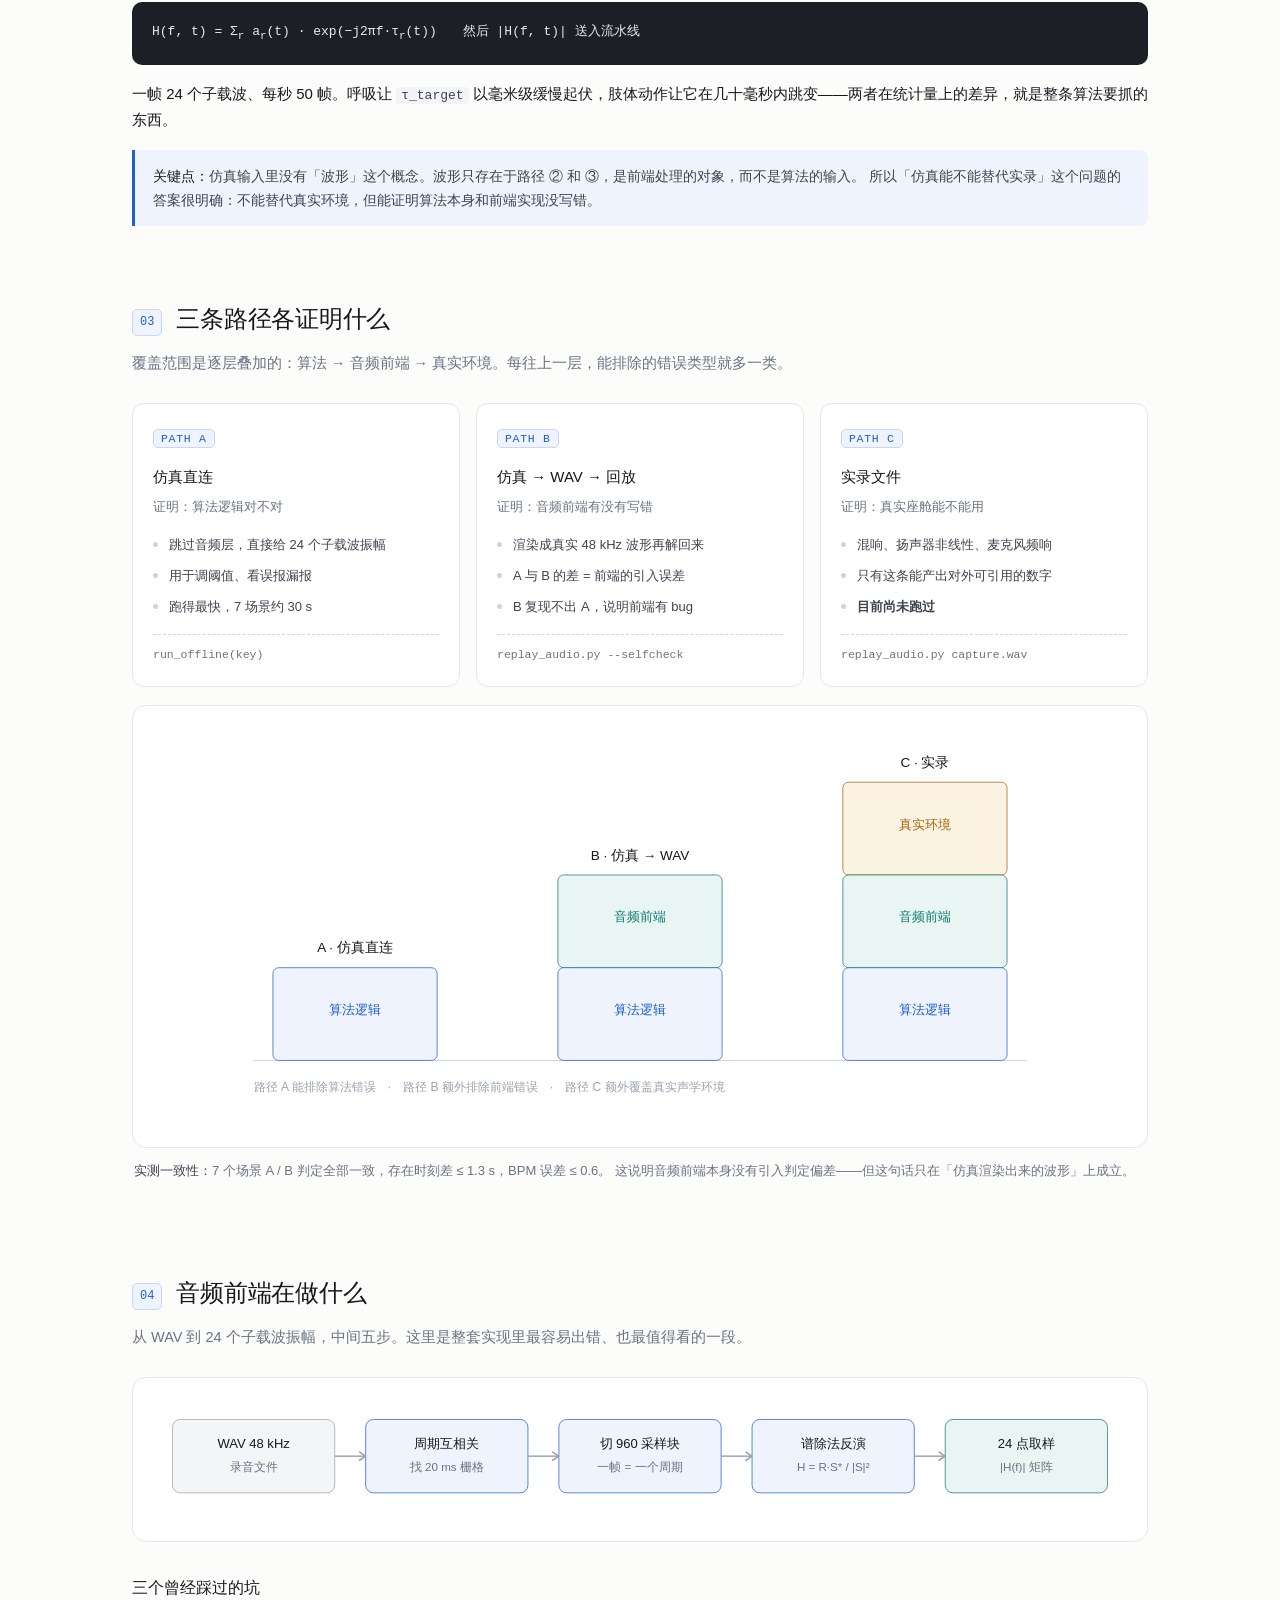
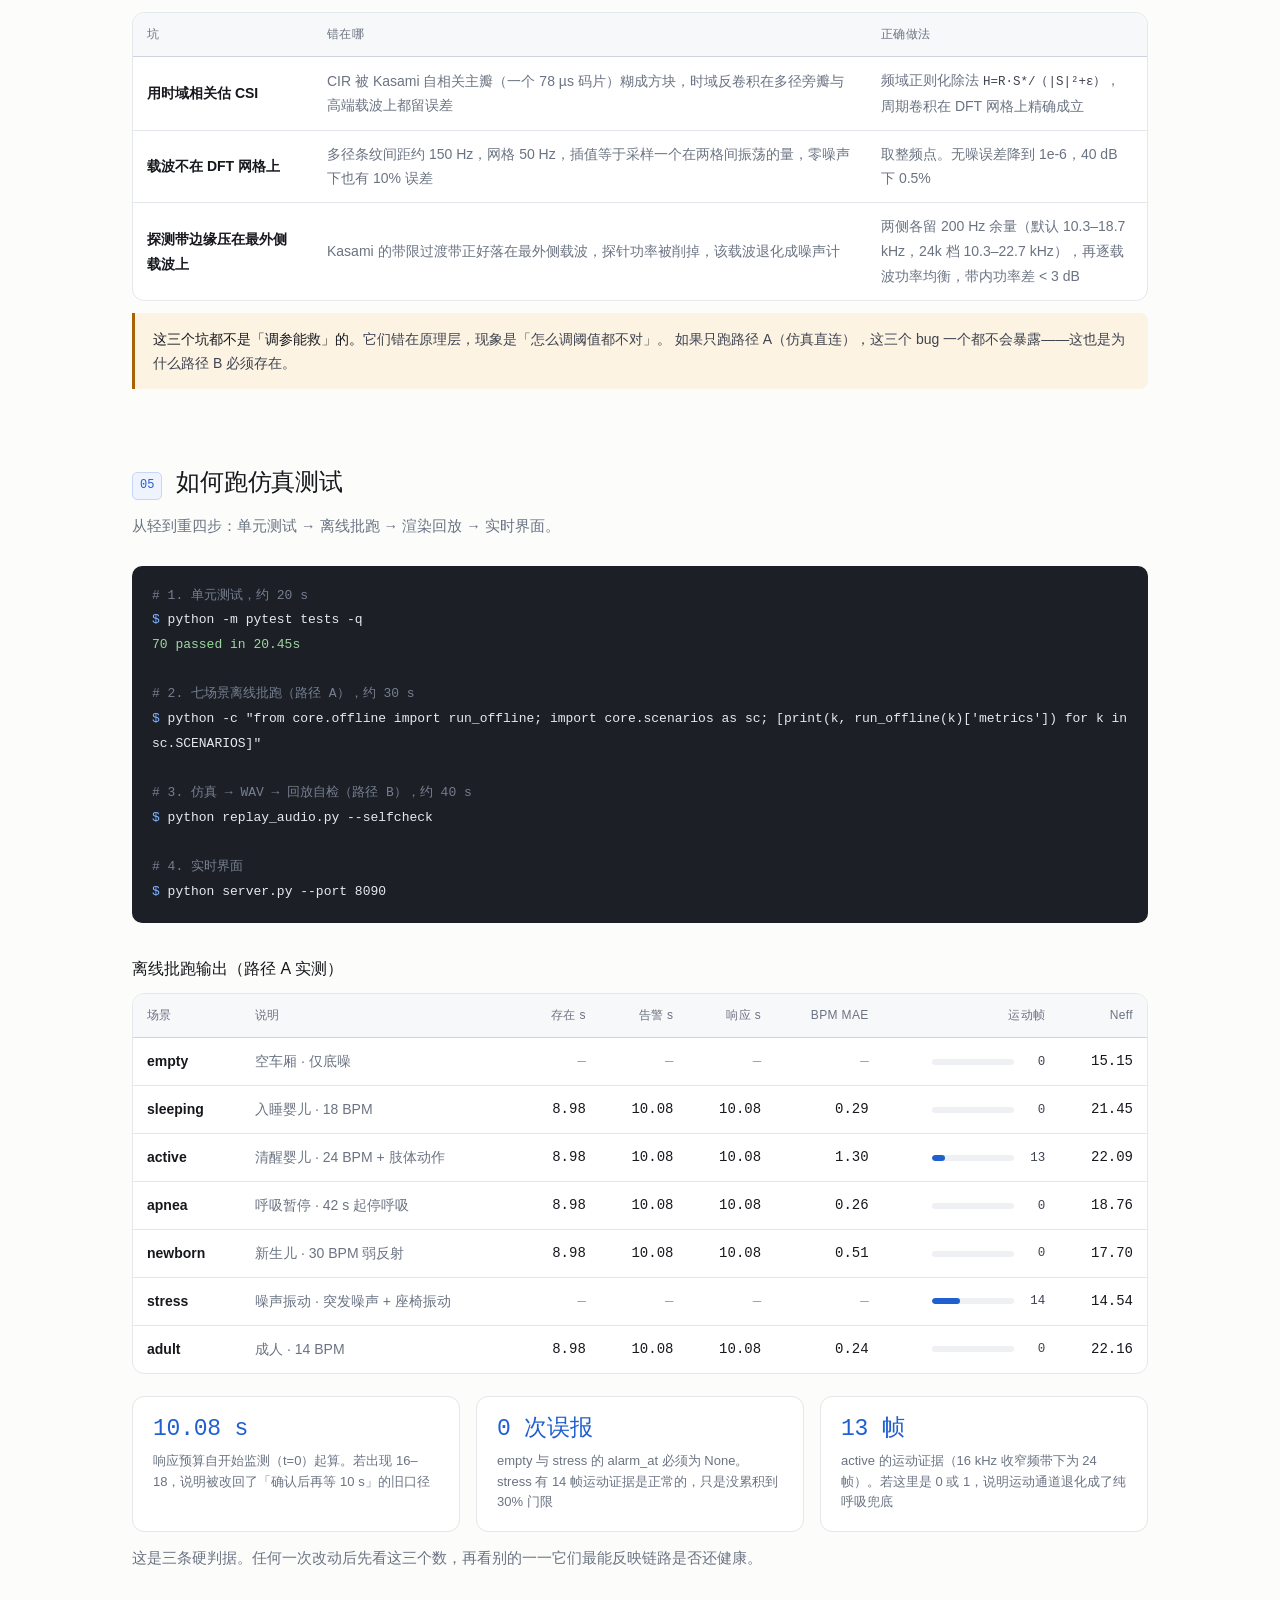
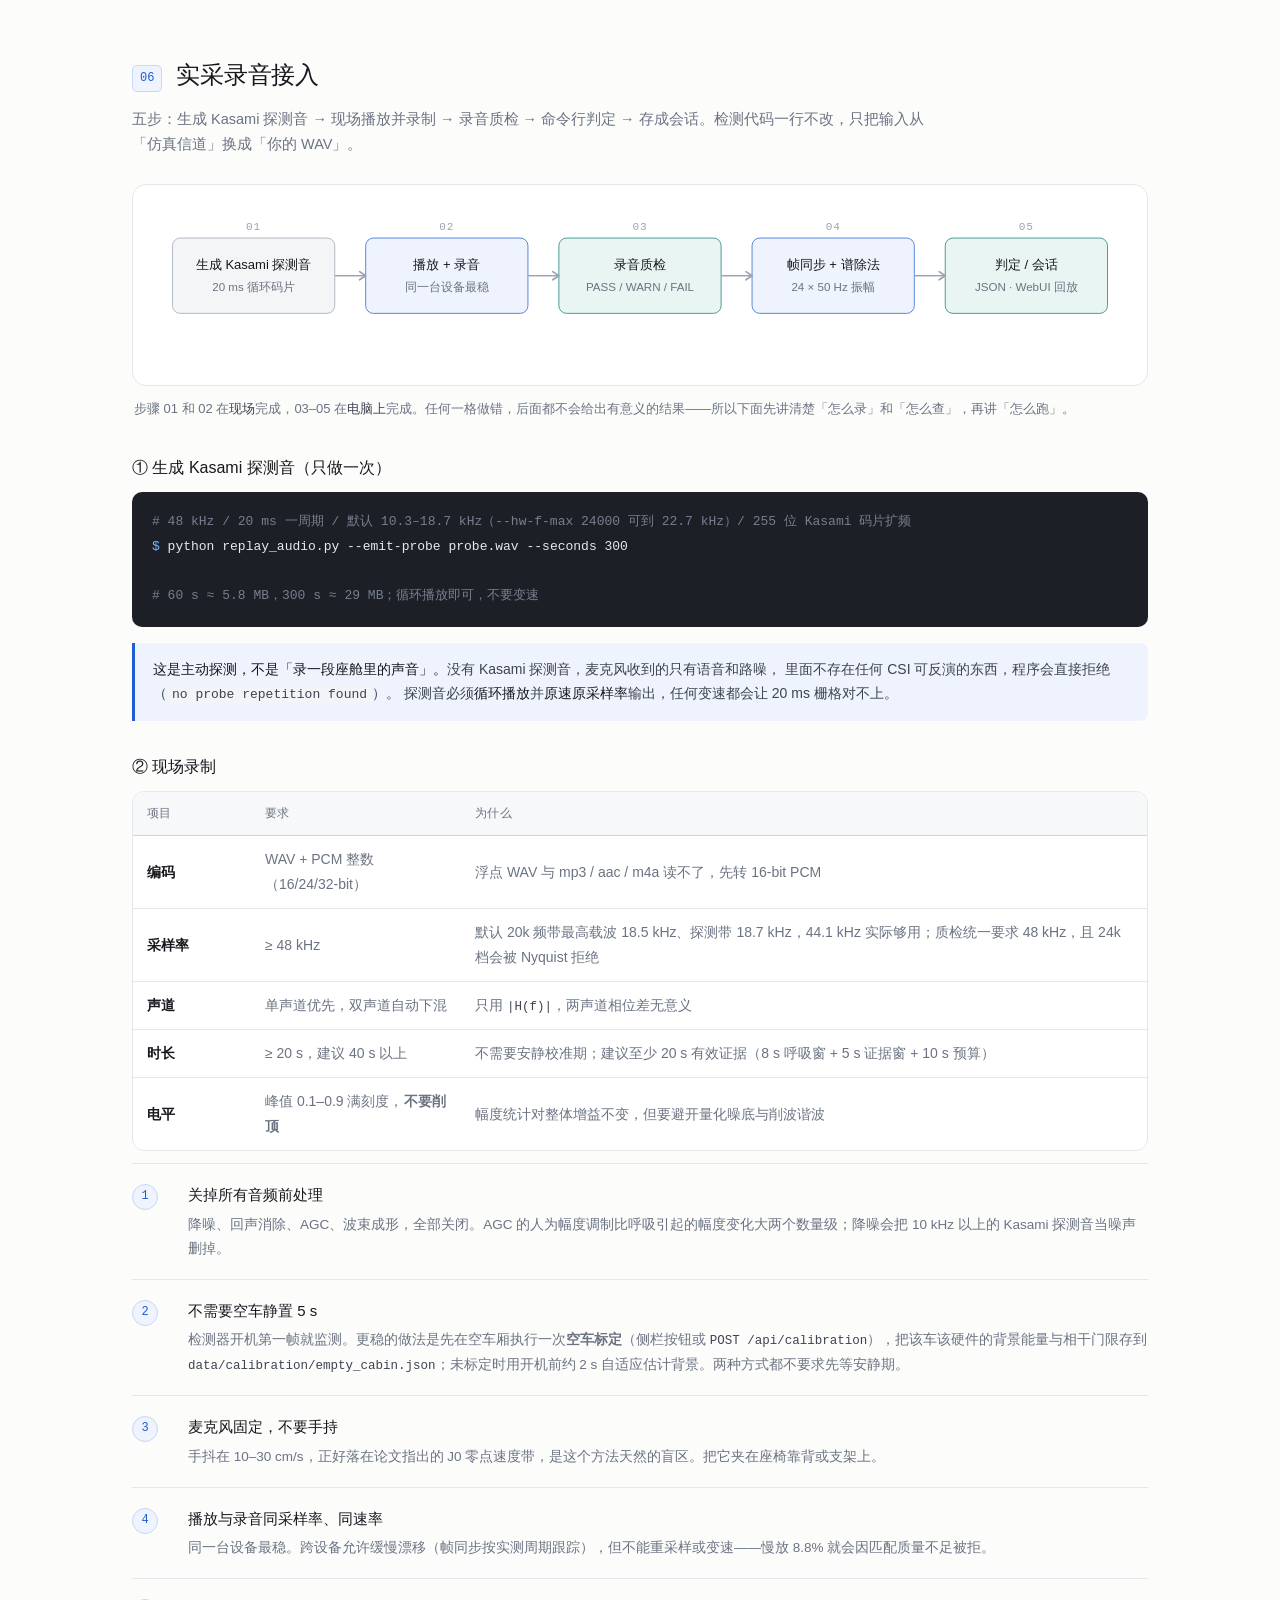
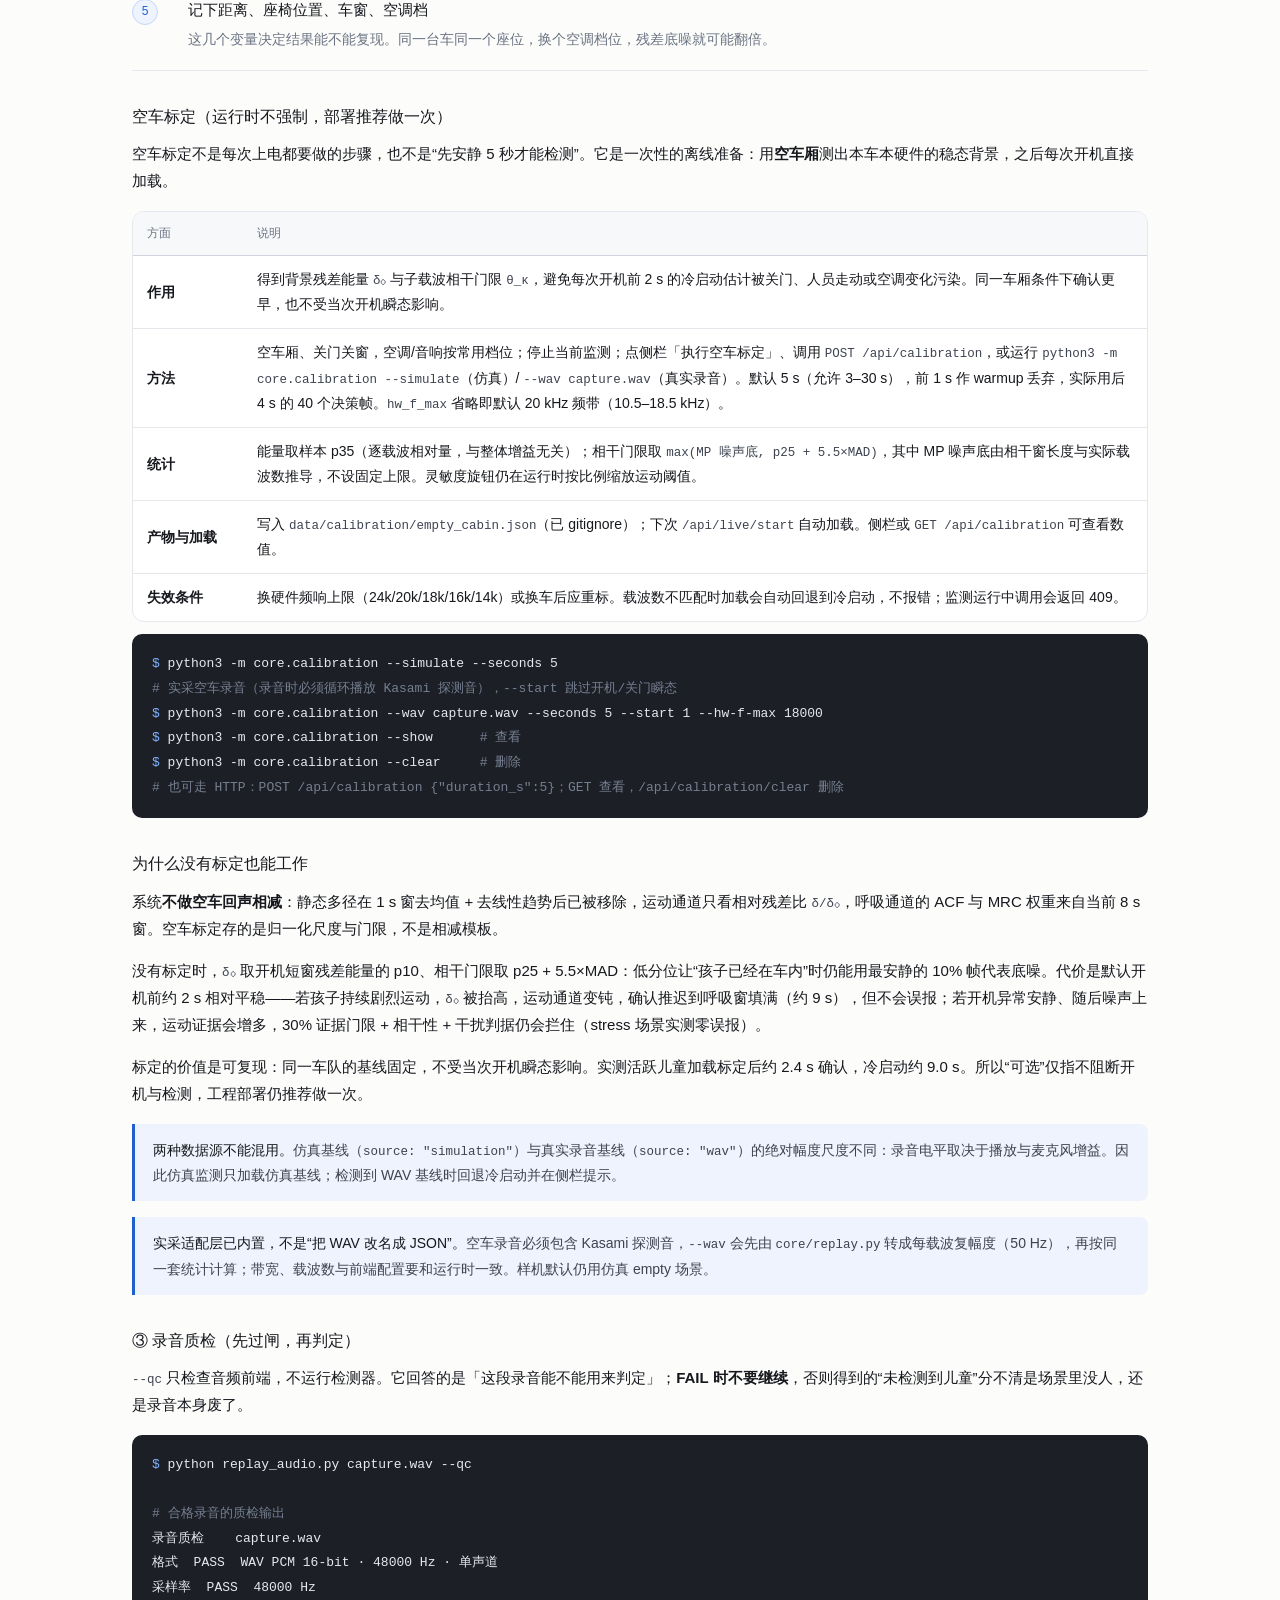
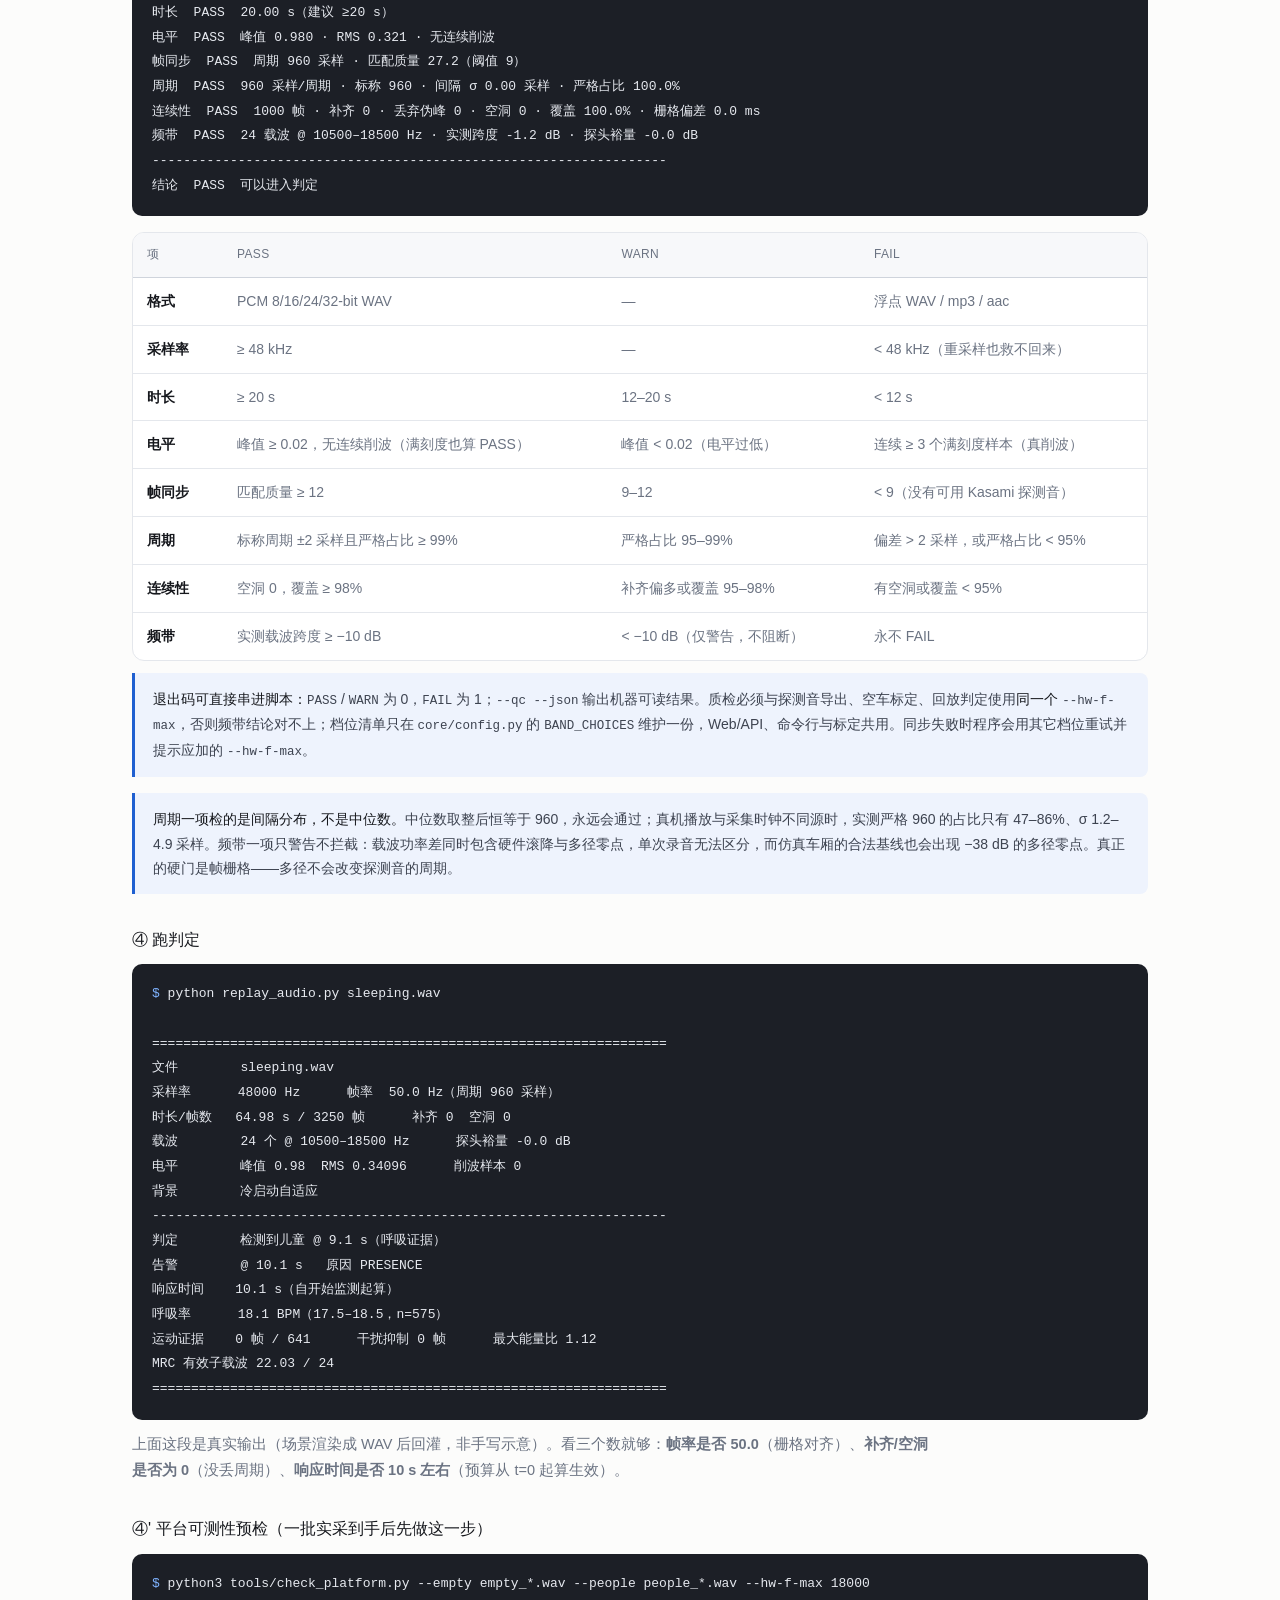
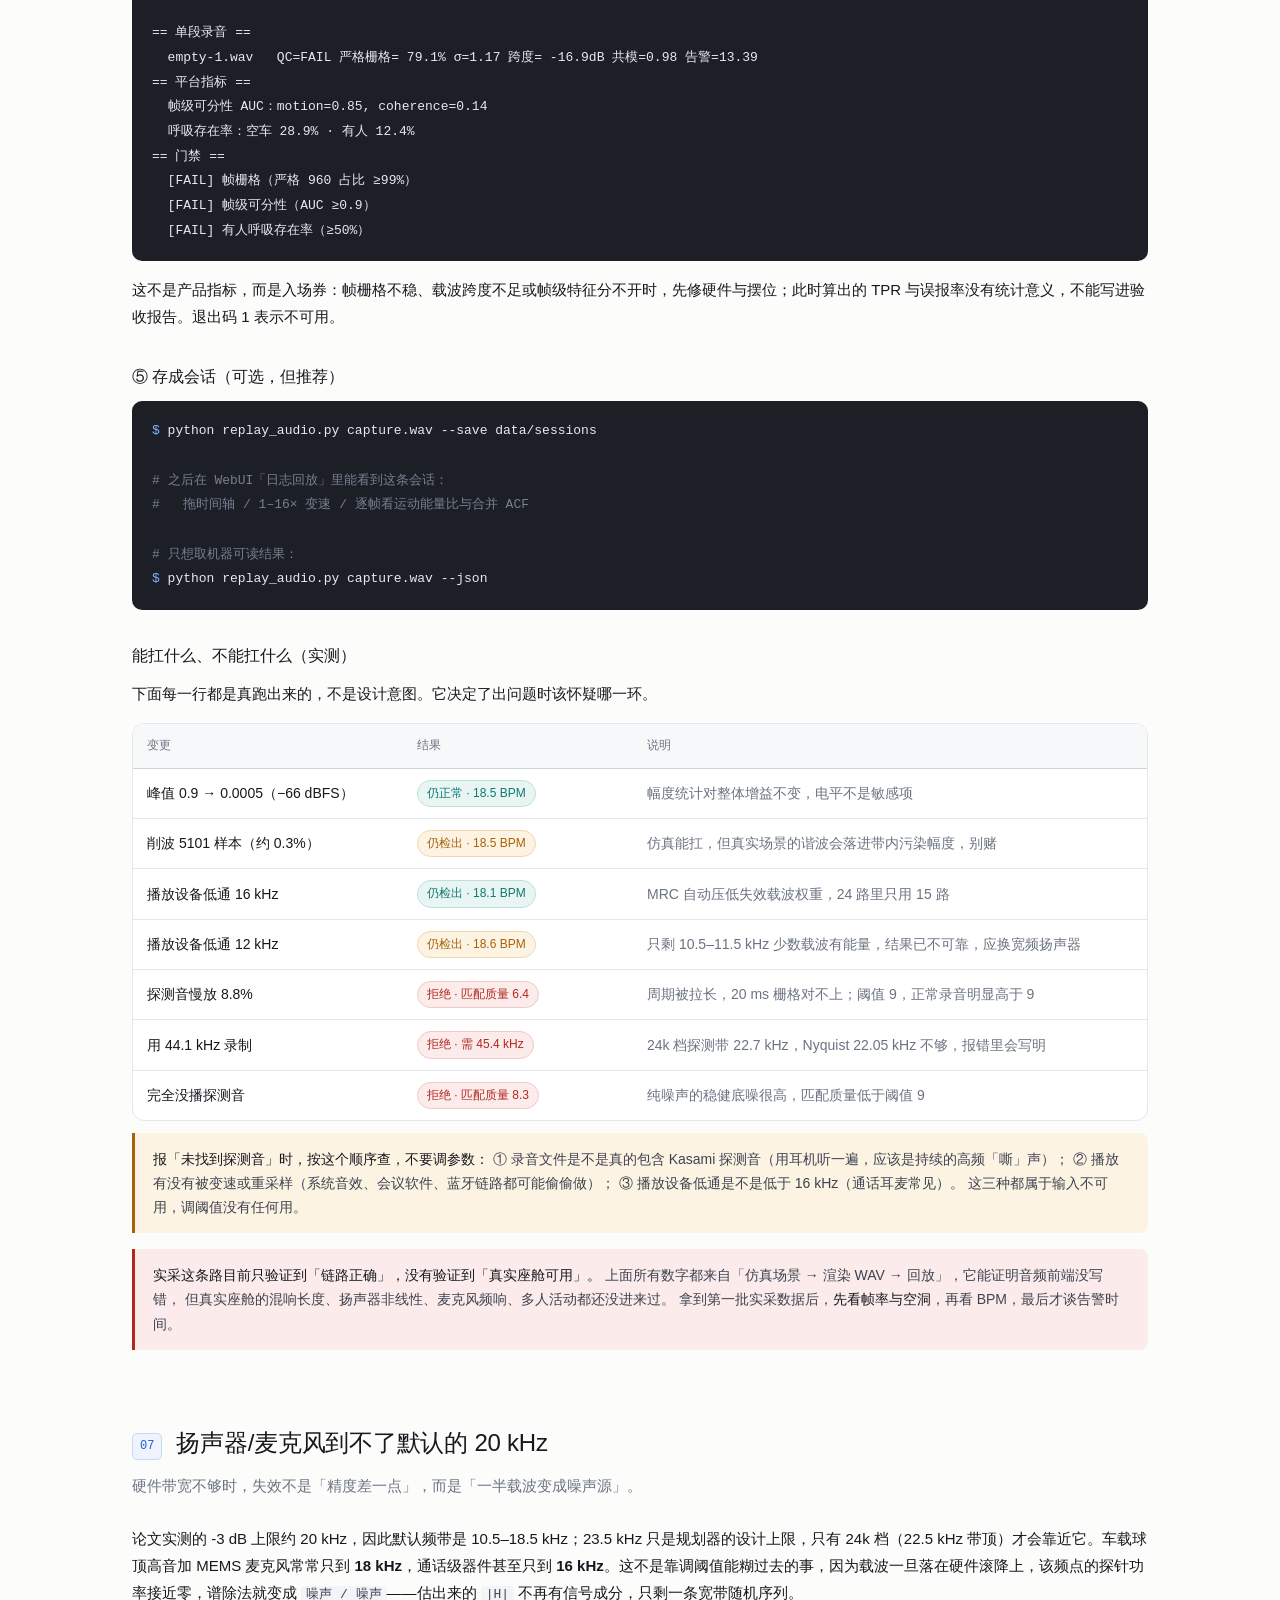
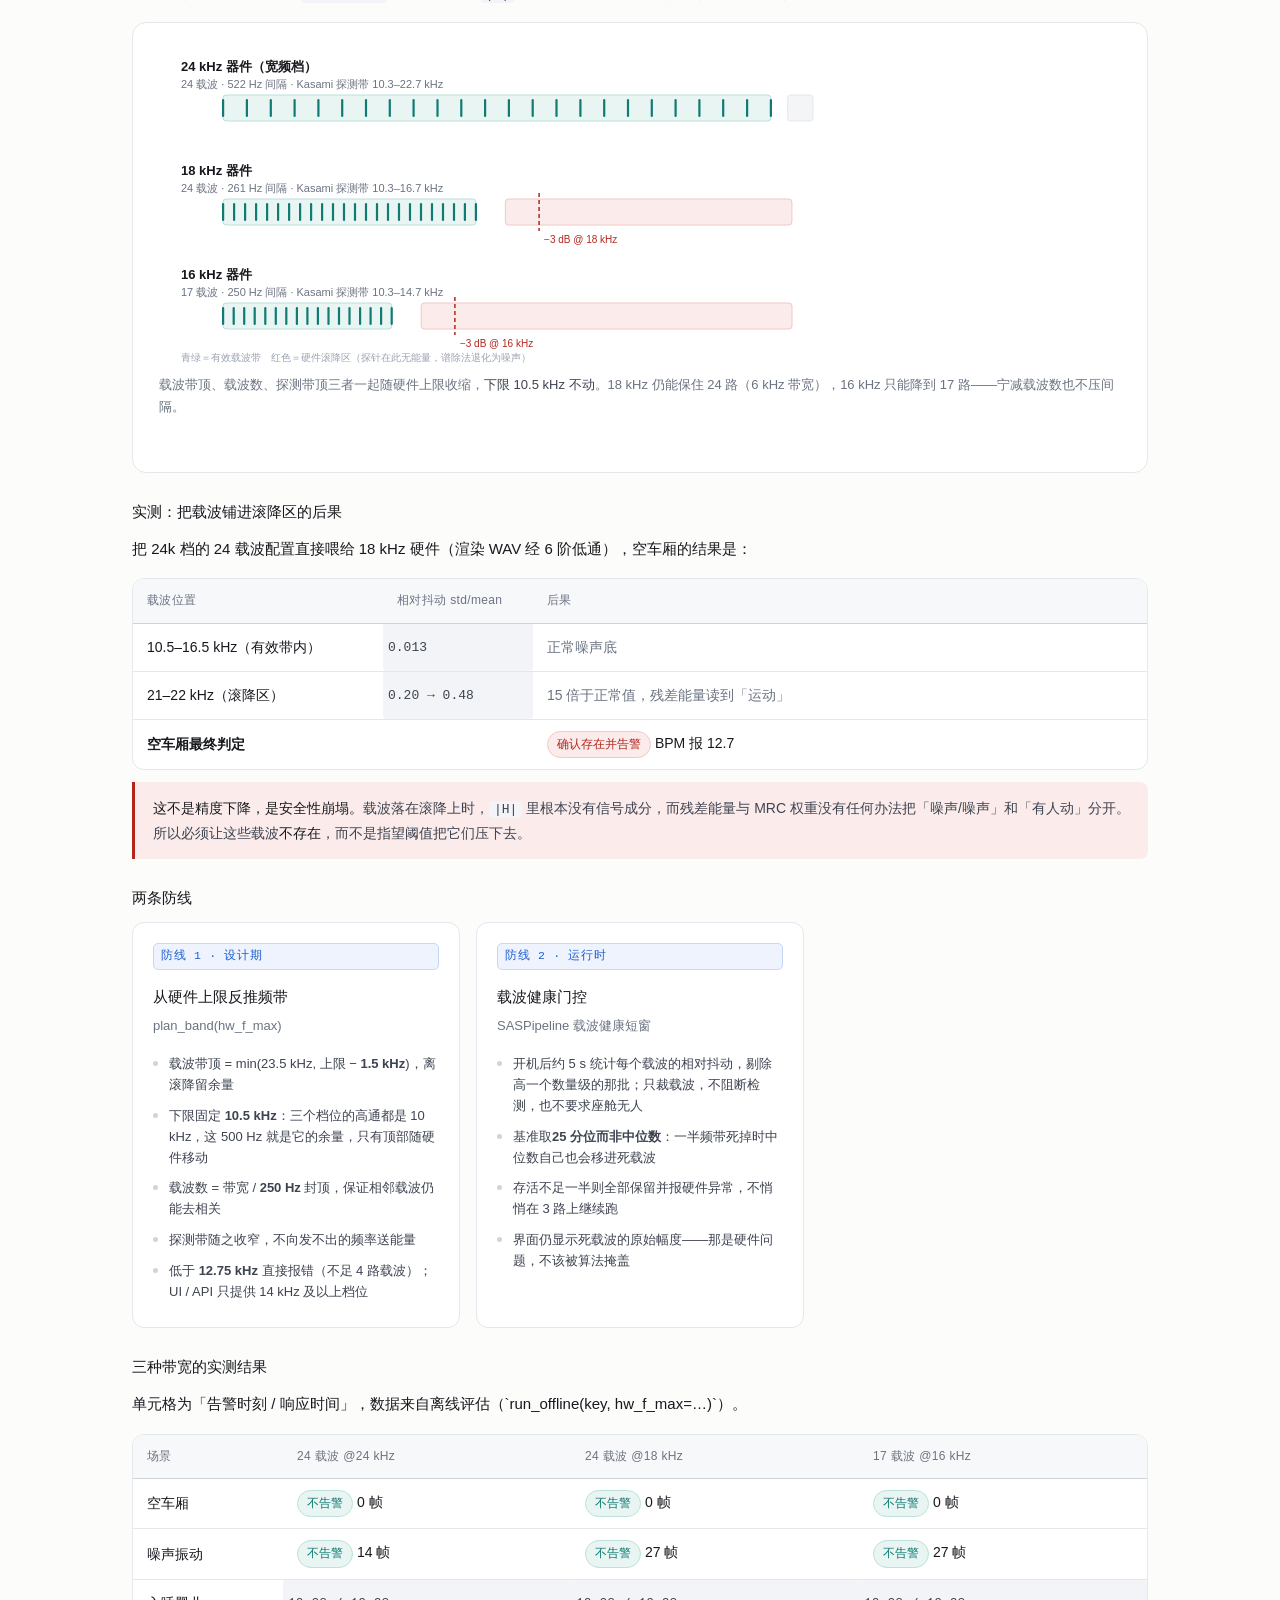
<file: VeCare_验证链路总览.html>
<!DOCTYPE html>
<html lang="zh-CN">
<head>
<meta charset="utf-8">
<meta name="viewport" content="width=device-width, initial-scale=1">
<title>VeCare 完整验证链路</title>
<style>
:root{
  --ink:#16181d; --ink-2:#3d4350; --muted:#6b7382; --faint:#9aa3b0;
  --line:#e4e7ec; --line-2:#cfd4dc;
  --bg:#fcfcfb; --card:#ffffff;
  --accent:#1f5fd0; --accent-soft:#eef3fd; --accent-line:#c6d8f7;
  --teal:#0f7b72; --teal-soft:#e8f5f3; --teal-line:#bde0da;
  --amber:#a8620a; --amber-soft:#fdf3e3; --amber-line:#efd6ae;
  --red:#b3261e; --red-soft:#fbeceb; --red-line:#f0c9c6;
  --mono: ui-monospace,SFMono-Regular,"SF Mono",Menlo,Consolas,"Liberation Mono",monospace;
}
*{box-sizing:border-box}
html{scroll-behavior:smooth}
body{
  margin:0;background:var(--bg);color:var(--ink);
  font:15px/1.78 -apple-system,BlinkMacSystemFont,"Segoe UI","PingFang SC","Hiragino Sans GB","Microsoft YaHei",sans-serif;
  -webkit-font-smoothing:antialiased;
}
.wrap{max-width:1080px;margin:0 auto;padding:0 32px 100px}
a{color:inherit}

/* ---------- hero ---------- */
.hero{padding:72px 0 40px;border-top:3px solid var(--ink)}
.eyebrow{
  font-family:var(--mono);font-size:12px;letter-spacing:.14em;text-transform:uppercase;
  color:var(--accent);margin-bottom:18px
}
h1{font-size:42px;line-height:1.2;font-weight:500;margin:0 0 18px;letter-spacing:-.015em}
.lede{font-size:17px;line-height:1.75;color:var(--ink-2);max-width:760px;margin:0 0 28px}
.lede b{font-weight:500;color:var(--ink);background:linear-gradient(transparent 62%,#dfe9fb 62%)}
.chips{display:flex;flex-wrap:wrap;gap:8px}
.chip{
  font-family:var(--mono);font-size:12.5px;padding:5px 11px;border:1px solid var(--line-2);
  border-radius:6px;background:#fff;color:var(--ink-2)
}
.chip b{color:var(--accent);font-weight:500}

/* ---------- toc ---------- */
.toc{
  display:flex;flex-wrap:wrap;gap:6px 22px;padding:16px 0;margin-bottom:8px;
  border-top:1px solid var(--line);border-bottom:1px solid var(--line);
  font-size:13.5px;color:var(--muted);position:sticky;top:0;z-index:5;
  background:rgba(252,252,251,.94);backdrop-filter:blur(8px)
}
.toc a{text-decoration:none;transition:color .15s}
.toc a:hover{color:var(--accent)}
.toc span{font-family:var(--mono);color:var(--faint);margin-right:6px;font-size:11.5px}

/* ---------- section ---------- */
section{padding-top:56px}
.sec-head{display:flex;align-items:baseline;gap:14px;margin-bottom:10px}
.num{
  font-family:var(--mono);font-size:12px;color:var(--accent);background:var(--accent-soft);
  border:1px solid var(--accent-line);border-radius:5px;padding:2px 7px;flex:none;
  position:relative;top:-2px
}
h2{font-size:24px;font-weight:500;margin:0;letter-spacing:-.01em}
.sec-sub{margin:0 0 26px 0;color:var(--muted);font-size:14.5px;max-width:800px}
h3{font-size:16px;font-weight:500;margin:32px 0 10px}
p{margin:0 0 16px}
.mono{font-family:var(--mono);font-size:13px;background:#f2f4f7;padding:1px 5px;border-radius:4px;color:var(--ink-2)}

/* ---------- figure ---------- */
figure{
  margin:0 0 12px;background:var(--card);border:1px solid var(--line);border-radius:14px;
  padding:26px 24px 20px
}
figcaption{
  font-size:13px;color:var(--muted);margin:0 0 34px;padding-left:2px;line-height:1.7
}
figcaption b{color:var(--ink-2);font-weight:500}

/* ---------- tables ---------- */
.tbl-wrap{border:1px solid var(--line);border-radius:12px;overflow:hidden;background:#fff;margin-bottom:12px}
table{width:100%;border-collapse:collapse;font-size:14px}
th,td{padding:11px 14px;text-align:left;vertical-align:middle;border-bottom:1px solid var(--line)}
tbody tr:last-child td{border-bottom:none}
thead th{
  font-size:12px;font-weight:500;letter-spacing:.03em;color:var(--muted);
  background:#f7f8fa;border-bottom:1px solid var(--line-2);white-space:nowrap
}
td.n{font-family:var(--mono);font-variant-numeric:tabular-nums;text-align:right;white-space:nowrap}
th.n{text-align:right}
td.nil{color:var(--faint);text-align:right;font-family:var(--mono)}
tbody tr:hover{background:#fafbfd}
.dim{color:var(--muted)}
.code-i{font-family:var(--mono);font-size:12.5px;color:var(--ink-2)}

/* bar in table */
.bc{display:flex;align-items:center;justify-content:flex-end;gap:9px}
.track{width:82px;height:6px;background:#eef0f3;border-radius:3px;overflow:hidden;flex:none}
.track i{display:block;height:100%;background:var(--accent);border-radius:3px}
.track i.zero{background:transparent}
.bv{font-family:var(--mono);font-size:12.5px;width:22px;text-align:right;color:var(--ink-2)}

/* ---------- code ---------- */
.code{
  background:#1c1f26;color:#e6e9ef;border-radius:10px;padding:18px 20px;
  font-family:var(--mono);font-size:13px;line-height:1.9;overflow-x:auto;margin:0 0 16px;
  white-space:pre-wrap;word-break:break-word
}
.code .c{color:#767f90}
.code .p{color:#7fb3ff;user-select:none}
.code .s{color:#9ed8a0}

/* ---------- notes ---------- */
.note{
  border-left:3px solid var(--accent);background:var(--accent-soft);padding:14px 18px;
  border-radius:0 8px 8px 0;font-size:14px;line-height:1.72;margin:0 0 16px;color:var(--ink-2)
}
.note b{font-weight:500;color:var(--ink)}
.note.warn{border-color:var(--amber);background:var(--amber-soft)}
.note.limit{border-color:var(--red);background:var(--red-soft)}

/* ---------- path cards ---------- */
.paths{display:grid;grid-template-columns:repeat(3,1fr);gap:16px;margin-bottom:18px}
.path{background:#fff;border:1px solid var(--line);border-radius:12px;padding:20px;position:relative}
.path .tag{
  font-family:var(--mono);font-size:11.5px;letter-spacing:.06em;color:var(--accent);
  background:var(--accent-soft);border:1px solid var(--accent-line);border-radius:5px;padding:2px 7px
}
.path h4{font-size:15px;font-weight:500;margin:14px 0 4px}
.path .q{font-size:13px;color:var(--muted);margin:0 0 12px}
.path ul{margin:0;padding-left:0;list-style:none;font-size:13px;color:var(--ink-2)}
.path li{padding:5px 0 5px 16px;position:relative;line-height:1.6}
.path li::before{content:"";position:absolute;left:0;top:12px;width:5px;height:5px;border-radius:50%;background:var(--line-2)}
.path .cmd{
  margin-top:12px;font-family:var(--mono);font-size:11.5px;color:var(--muted);
  border-top:1px dashed var(--line-2);padding-top:10px;word-break:break-all
}

/* ---------- stat cards ---------- */
.stats{display:grid;grid-template-columns:repeat(3,1fr);gap:16px;margin:22px 0 10px}
.stat{background:#fff;border:1px solid var(--line);border-radius:12px;padding:18px 20px}
.stat b{display:block;font-family:var(--mono);font-size:23px;font-weight:500;color:var(--accent);line-height:1.3;letter-spacing:-.01em}
.stat span{display:block;font-size:13px;color:var(--muted);margin-top:6px;line-height:1.6}

/* ---------- parameter layers ---------- */
.layer{
  display:grid;grid-template-columns:186px 1fr;gap:26px;padding:24px 0;
  border-bottom:1px solid var(--line)
}
.layer:first-of-type{border-top:1px solid var(--line)}
.lid{font-family:var(--mono);font-size:11.5px;color:var(--faint);letter-spacing:.08em}
.lname{font-size:16px;font-weight:500;margin:4px 0 6px}
.lfile{font-family:var(--mono);font-size:11.5px;color:var(--faint);word-break:break-all}
.verdict{display:inline-block;font-size:12px;padding:2px 9px;border-radius:999px;border:1px solid;margin-bottom:10px}
.verdict.ok{color:var(--teal);border-color:var(--teal-line);background:var(--teal-soft)}
.verdict.care{color:var(--amber);border-color:var(--amber-line);background:var(--amber-soft)}
.verdict.no{color:var(--red);border-color:var(--red-line);background:var(--red-soft)}
.verdict.neu{color:var(--accent);border-color:var(--accent-line);background:var(--accent-soft)}
td .verdict{margin-bottom:0;white-space:nowrap}
.pchips{display:flex;flex-wrap:wrap;gap:7px;margin-bottom:10px}
.pchip{
  font-family:var(--mono);font-size:12px;padding:3px 9px;border:1px solid var(--line-2);
  border-radius:6px;background:#fff;color:var(--ink-2);white-space:nowrap
}
.pchip em{font-style:normal;color:var(--accent);font-weight:500}
.layer p{font-size:13.5px;color:var(--muted);margin:0}

/* ---------- ui list ---------- */
.roles{display:grid;gap:0;margin-bottom:16px}
.role{display:grid;grid-template-columns:40px 1fr;gap:16px;padding:18px 0;border-bottom:1px solid var(--line)}
.role:first-child{border-top:1px solid var(--line)}
.rn{
  width:26px;height:26px;border-radius:50%;background:var(--accent-soft);border:1px solid var(--accent-line);
  color:var(--accent);font-family:var(--mono);font-size:12px;display:flex;align-items:center;justify-content:center;
  margin-top:2px
}
.role h4{margin:0 0 4px;font-size:15px;font-weight:500}
.role p{margin:0;font-size:13.5px;color:var(--muted)}

/* ---------- footer ---------- */
footer{
  margin-top:72px;padding-top:24px;border-top:1px solid var(--line);
  font-size:12.5px;color:var(--faint);line-height:1.9;font-family:var(--mono)
}

@media (max-width:860px){
  .wrap{padding:0 20px 72px}
  h1{font-size:32px}
  .paths,.stats{grid-template-columns:1fr}
  .layer{grid-template-columns:1fr;gap:12px}
  .toc{position:static}
}
.steps{margin:0 0 18px;padding-left:22px;color:var(--ink-2)}
.steps li{margin-bottom:9px}
</style>
</head>
<body>
<div class="wrap">

<header class="hero">
  <div class="eyebrow">VeCare · 系统原型 / 验证文档</div>
  <h1>完整验证链路</h1>
  <p class="lede">
    三条输入，一条流水线，三类出口。仿真的输入<b>不是录音文件</b>，而是一组物理参数；
    它和实录音频最终都会变成同一个 24×50 Hz 的 CSI 振幅矩阵，之后的每一行代码完全相同。
  </p>
  <div class="chips">
    <span class="chip"><b>88</b> 项测试通过</span>
    <span class="chip"><b>7</b> 个验证场景</span>
    <span class="chip">响应 <b>10.08</b> s</span>
    <span class="chip">CSI <b>24 × 50 Hz</b></span>
    <span class="chip">决策 <b>10 Hz</b></span>
  </div>
</header>

<nav class="toc">
  <a href="#flow"><span>01</span>链路总览</a>
  <a href="#intro"><span>A</span>仿真与录音入门</a>
  <a href="#input"><span>02</span>仿真输入</a>
  <a href="#paths"><span>03</span>三条路径</a>
  <a href="#front"><span>04</span>音频前端</a>
  <a href="#run"><span>05</span>如何跑</a>
  <a href="#audio"><span>06</span>实采接入</a>
  <a href="#band"><span>07</span>带宽受限</a>
  <a href="#params"><span>08</span>参数分层</a>
  <a href="#ui"><span>09</span>WebUI</a>
  <a href="#limit"><span>10</span>限制</a>
</nav>

<!-- ============ 01 ============ -->
<section id="flow">
  <div class="sec-head"><span class="num">01</span><h2>整条链路</h2></div>
  <p class="sec-sub">三条输入在「SAS 特征流水线」处合并，合并点之后没有任何分叉——这就是仿真结论能迁移到真实录音的原因。</p>

  <figure>
    <svg width="100%" viewBox="0 0 1000 744" xmlns="http://www.w3.org/2000/svg" role="img">
      <defs>
        <marker id="ar" viewBox="0 0 10 10" refX="8" refY="5" markerWidth="7" markerHeight="7" orient="auto-start-reverse">
          <path d="M2 1L8 5L2 9" fill="none" stroke="context-stroke" stroke-width="1.6" stroke-linecap="round" stroke-linejoin="round"/>
        </marker>
      </defs>

      <g>
        <rect x="40" y="16" width="280" height="92" rx="10" fill="#eef3fd" stroke="#1f5fd0" stroke-width="0.75"/>
        <text x="180" y="52" text-anchor="middle" font-size="17" font-weight="500" fill="#16181d">① 仿真直连</text>
        <text x="180" y="78" text-anchor="middle" font-size="13" fill="#6b7382">channel.step(dt) → |H|</text>
      </g>
      <g>
        <rect x="360" y="16" width="280" height="92" rx="10" fill="#eef3fd" stroke="#1f5fd0" stroke-width="0.75"/>
        <text x="500" y="52" text-anchor="middle" font-size="17" font-weight="500" fill="#16181d">② 仿真 → WAV</text>
        <text x="500" y="78" text-anchor="middle" font-size="13" fill="#6b7382">render_wav 渲染 48 kHz</text>
      </g>
      <g>
        <rect x="680" y="16" width="280" height="92" rx="10" fill="#eef3fd" stroke="#1f5fd0" stroke-width="0.75"/>
        <text x="820" y="52" text-anchor="middle" font-size="17" font-weight="500" fill="#16181d">③ 实录录音</text>
        <text x="820" y="78" text-anchor="middle" font-size="13" fill="#6b7382">麦克风 + 循环 Kasami 探测音</text>
      </g>

      <g>
        <rect x="360" y="176" width="600" height="92" rx="10" fill="#eef3fd" stroke="#1f5fd0" stroke-width="0.75"/>
        <text x="660" y="212" text-anchor="middle" font-size="16" font-weight="500" fill="#16181d">load_csi · 帧同步 + 谱除法反演</text>
        <text x="660" y="238" text-anchor="middle" font-size="13" fill="#6b7382">周期互相关对齐 → H[k] = R[k]·S*[k] / |S[k]|² → |H(f)|</text>
      </g>

      <g>
        <rect x="40" y="312" width="920" height="104" rx="10" fill="#eef3fd" stroke="#1f5fd0" stroke-width="0.75"/>
        <text x="500" y="352" text-anchor="middle" font-size="17" font-weight="500" fill="#16181d">SAS 特征流水线 · SASPipeline</text>
        <text x="500" y="380" text-anchor="middle" font-size="13" fill="#6b7382">运动通道（1 s 窗 · 残差能量 + 子载波一致性）　|　呼吸通道（8 s 窗 · MRC 加权 ACF）</text>
      </g>

      <g>
        <rect x="40" y="468" width="920" height="104" rx="10" fill="#fdf3e3" stroke="#a8620a" stroke-width="0.75"/>
        <text x="500" y="508" text-anchor="middle" font-size="17" font-weight="500" fill="#16181d">CPDDetector 状态机</text>
        <text x="500" y="536" text-anchor="middle" font-size="13" fill="#6b7382">空车标定 δ₀ / 冷启动自适应 → 证据占比 30% → 响应预算 10 s → 告警 / 呼吸暂停 15 s 升级</text>
      </g>

      <g>
        <rect x="40" y="636" width="280" height="88" rx="10" fill="#f4f5f7" stroke="#9aa3b0" stroke-width="0.75"/>
        <text x="180" y="668" text-anchor="middle" font-size="16" font-weight="500" fill="#16181d">离线指标</text>
        <text x="180" y="694" text-anchor="middle" font-size="12.5" fill="#6b7382">run_offline / run_wav</text>
      </g>
      <g>
        <rect x="360" y="636" width="280" height="88" rx="10" fill="#f4f5f7" stroke="#9aa3b0" stroke-width="0.75"/>
        <text x="500" y="668" text-anchor="middle" font-size="16" font-weight="500" fill="#16181d">Web UI</text>
        <text x="500" y="694" text-anchor="middle" font-size="12.5" fill="#6b7382">4 图 + 事件流 + 回放</text>
      </g>
      <g>
        <rect x="680" y="636" width="280" height="88" rx="10" fill="#f4f5f7" stroke="#9aa3b0" stroke-width="0.75"/>
        <text x="820" y="668" text-anchor="middle" font-size="16" font-weight="500" fill="#16181d">会话日志</text>
        <text x="820" y="694" text-anchor="middle" font-size="12.5" fill="#6b7382">frames / events / meta</text>
      </g>

      <path d="M180 108 L180 312" fill="none" stroke="#9aa3b0" stroke-width="1.5" marker-end="url(#ar)"/>
      <text x="194" y="204" font-size="12.5" fill="#9aa3b0">不经 WAV 环节</text>

      <path d="M500 108 L500 176" fill="none" stroke="#9aa3b0" stroke-width="1.5" marker-end="url(#ar)"/>
      <path d="M820 108 L820 176" fill="none" stroke="#9aa3b0" stroke-width="1.5" marker-end="url(#ar)"/>
      <path d="M660 268 L660 312" fill="none" stroke="#9aa3b0" stroke-width="1.5" marker-end="url(#ar)"/>

      <path d="M500 416 L500 468" fill="none" stroke="#9aa3b0" stroke-width="1.5" marker-end="url(#ar)"/>
      <text x="514" y="446" font-size="12.5" fill="#9aa3b0">10 Hz 决策帧</text>

      <path d="M500 572 L500 606" fill="none" stroke="#9aa3b0" stroke-width="1.5"/>
      <path d="M180 606 L820 606" fill="none" stroke="#9aa3b0" stroke-width="1.5"/>
      <path d="M180 606 L180 636" fill="none" stroke="#9aa3b0" stroke-width="1.5" marker-end="url(#ar)"/>
      <path d="M500 606 L500 636" fill="none" stroke="#9aa3b0" stroke-width="1.5" marker-end="url(#ar)"/>
      <path d="M820 606 L820 636" fill="none" stroke="#9aa3b0" stroke-width="1.5" marker-end="url(#ar)"/>
    </svg>
  </figure>
  <figcaption>
    <b>读法：</b>左侧绕开 WAV 的直线是「仿真直连」，用来单独检验算法；中间与右侧都要经过 <span class="mono">load_csi</span>，用来检验音频前端。
    三条路径在第 3 行汇合后共用全部下游代码。
  </figcaption>
</section>

<!-- ============ A ============ -->
<section id="intro">
  <div class="sec-head"><span class="num">A</span><h2>仿真与录音：给非技术读者的验证入门</h2></div>
  <p class="sec-sub">一句话：仿真是在电脑里“造”一段座舱声音；录音是拿真实扬声器和麦克风“录”一段。两者最后喂给同一套检测算法，区别只在声音从哪来。</p>

  <h3>A.1 先理解原理</h3>
  <p>扬声器循环播放一段人耳几乎听不到的 Kasami 探测音（20 ms 一周期），麦克风同时听到“直达声 + 车内反射声”。有人呼吸或轻微移动时，反射路径会变化，接收到的“声学指纹”（CSI）随之起伏；系统从这些起伏判断：<b>有没有人、有没有呼吸、是否持续不动</b>。</p>

  <h3>A.2 仿真验证：不用任何硬件</h3>
  <p>适合先确认“算法和界面是否正常”。打开 <span class="mono">http://127.0.0.1:8090</span>，四步即可：</p>
  <ol class="steps">
    <li>左侧选一个场景，例如「入睡婴儿」，点「开始监测」。</li>
    <li>把倍速调到 8×，观察状态是否从「监测中」→「检测到儿童」→「告警」，呼吸率是否接近场景真值。若先在侧栏点「执行空车标定」，下次启动会加载该基线。</li>
    <li>看曲线、事件流、座舱示意是否同步变化；点「暂停 / 停止」或「确认静音」验证交互。</li>
    <li>在「日志回放」里选一条示例会话，拖动进度条复盘。</li>
  </ol>

  <div class="tbl-wrap">
    <table>
      <thead><tr><th>场景</th><th>观察重点</th></tr></thead>
      <tbody>
        <tr><td>空车厢</td><td>全程不报警</td></tr>
        <tr><td>入睡婴儿</td><td>约 9 s 确认，10 s 预算内报警，BPM 稳定</td></tr>
        <tr><td>活跃儿童</td><td>运动证据先触发，呼吸率仍可输出</td></tr>
        <tr><td>呼吸暂停</td><td>先正常报警，呼吸停止约 15 s 后升级 APNEA</td></tr>
        <tr><td>新生儿</td><td>弱反射、30 BPM 也能检出</td></tr>
        <tr><td>噪声振动</td><td>有干扰但不误报</td></tr>
        <tr><td>成人</td><td>14 BPM 慢呼吸可测</td></tr>
      </tbody>
    </table>
  </div>

  <p>也可以用命令行批量核对：</p>
  <div class="code">python3 replay_audio.py --selfcheck   <span class="c"># 仿真 → WAV → 再回放，验证音频前端</span>
python3 -m pytest tests -q            <span class="c"># 88 项自动测试</span></div>

  <div class="note"><b>仿真的特点：</b>完全可控、可重复、16× 加速，几分钟就能跑完几个场景；缺点是声音模型理想化，没有真实混响、扬声器失真和复杂人际干扰。</div>

  <h3>A.3 录音验证：需要真实扬声器 + 麦克风</h3>
  <p>目标不是“录一段车内声音”，而是<b>一边播放 Kasami 探测音、一边把声音录回来</b>。没有 Kasami 探测音，系统拿不到 CSI。</p>
  <ol class="steps">
    <li><b>准备硬件：</b>车载音响或宽频音箱（尽量覆盖 14–20 kHz）；采样率 ≥ 48 kHz、频响 ≥ 24 kHz 的麦克风；麦克风固定，不要手持。</li>
    <li><b>生成 Kasami 探测音并循环播放：</b>用下面的命令生成 <span class="mono">probe.wav</span>，在车内持续播放。</li>
    <li><b>不需要空车静置：</b>系统开机第一帧就监测。可以先在空车厢里执行一次标定并保存基线，之后每次启动直接加载；不做标定则用开机前约 2 s 自适应估计背景。</li>
    <li><b>录音 40–60 s：</b>用 Audacity 或手机专业录音 App，输出 48 kHz、16-bit PCM WAV；关闭降噪、回声消除和自动增益。</li>
    <li><b>分析并可选存档：</b>跑检测，或存成会话后到 Web UI「日志回放」查看。</li>
  </ol>

  <div class="code">python3 replay_audio.py --emit-probe probe.wav --seconds 300
python3 replay_audio.py capture.wav
python3 replay_audio.py capture.wav --save data/sessions</div>

  <p><b>结果怎么读：</b>看首次确认时刻、告警时刻与响应时间、呼吸率、补齐/空洞、削波样本。削波必须为 0；空车厢误报多半是未做空车标定、开机前 2 s 有人在动，或开了 AGC。</p>

  <div class="note warn"><b>伦理边界：</b>真实录音验证请用成人志愿者或呼吸模拟装置，<b>不建议用真实新生儿</b>做测试；本样机也不包含真实新生儿大规模验证。</div>

  <h3>A.4 仿真需要的“座舱录音”在哪里？</h3>
  <p>这是最容易混淆的一点：<b>直接仿真不需要任何录音文件</b>。三种媒体来源对应三种用途：</p>
  <div class="tbl-wrap">
    <table>
      <thead><tr><th>验证方式</th><th>声音从哪来</th><th>是否需要 WAV</th><th>是否预生成</th></tr></thead>
      <tbody>
        <tr><td>UI 直接仿真</td><td>程序每 20 ms 实时合成 CSI</td><td>不需要</td><td>不涉及</td></tr>
        <tr><td><span class="mono">--selfcheck</span></td><td>七个仿真场景渲染成 WAV</td><td>需要（临时）</td><td>每次运行时生成到 <span class="mono">data/selfcheck/</span>，已忽略入库</td></tr>
        <tr><td>真实录音</td><td>真人/模拟装置 + 真实硬件</td><td>需要</td><td>需自己录制，仓库不提供</td></tr>
      </tbody>
    </table>
  </div>
  <p><span class="mono">data/sessions/</span> 里的示例会话保存的是 CSI 与决策日志（<span class="mono">frames.jsonl</span> / <span class="mono">events.jsonl</span> / <span class="mono">meta.json</span>），<b>不是录音</b>，用于回放和事后复盘。</p>

  <h3>A.5 仿真和真实录音的核心区别</h3>
  <div class="tbl-wrap">
    <table>
      <thead><tr><th>维度</th><th>仿真</th><th>真实录音</th></tr></thead>
      <tbody>
        <tr><td>声音来源</td><td>程序生成的多径模型</td><td>真实扬声器播放 + 真实座舱反射</td></tr>
        <tr><td>“儿童”来源</td><td>参数化呼吸 / 动作模型</td><td>成人志愿者或呼吸模拟装置</td></tr>
        <tr><td>干扰</td><td>预设噪声、振动突发</td><td>空调、路噪、说话、开关门、多人活动</td></tr>
        <tr><td>可重复性</td><td>完全可重复，换种子可造差异</td><td>每次现场条件不同，难完全复现</td></tr>
        <tr><td>速度</td><td>可 16× 加速</td><td>必须实时录，一次至少 40–60 s</td></tr>
        <tr><td>主要用途</td><td>验证算法逻辑、UI、报警时序、回归测试</td><td>验证真实频响、混响、时钟漂移、安装位置</td></tr>
        <tr><td>能证明什么</td><td>“逻辑是对的、参数是自洽的”</td><td>“在这套硬件和这个车里能工作”</td></tr>
        <tr><td>不能证明什么</td><td>真实硬件上一定有效</td><td>量产可靠性、所有车型 / 所有儿童都有效</td></tr>
      </tbody>
    </table>
  </div>

  <div class="note"><b>正确顺序：</b>先用仿真和 <span class="mono">--selfcheck</span> 把链路跑通，再做真实录音。仿真回答“算法对不对”，录音回答“换到真实世界还灵不灵”；录音通过也不等于量产通过。当前录音前端只完成过“仿真 → WAV → 回放”的闭环，尚未接真实扬声器/麦克风，这正是下一阶段要补的工作。</div>
</section>

<!-- ============ 02 ============ -->
<section id="input">
  <div class="sec-head"><span class="num">02</span><h2>仿真输入是什么</h2></div>
  <p class="sec-sub">不是音频，是参数。每个场景 = 一个「物理场景参数包」，由合成器算出理想 CSI。</p>

  <div class="tbl-wrap">
    <table>
      <thead>
        <tr><th>输入项</th><th>取值</th><th>对应物理量</th></tr>
      </thead>
      <tbody>
        <tr><td><span class="code-i">static_delays</span></td><td class="n">0.58 / 1.7 / 2.8 / 3.9 / 5.1 / 6.4 / 7.9 / 9.2 ms</td><td class="dim">8 条座舱多径的往返延时</td></tr>
        <tr><td><span class="code-i">static_gains</span></td><td class="n">1.0 → 0.15 递减 + 随机相位</td><td class="dim">各路径反射强度</td></tr>
        <tr><td><span class="code-i">noise_sigma</span></td><td class="n">0.020 – 0.022</td><td class="dim">底噪，约合 35 dB 信噪比</td></tr>
        <tr><td><span class="code-i">target.enter_t / distance_m</span></td><td class="n">0.0 s / 1.35 – 1.55 m</td><td class="dim">目标何时出现（七场景均为开机即在车内）、离话筒多远</td></tr>
        <tr><td><span class="code-i">target.bpm / chest_mm</span></td><td class="n">14 – 30 BPM / 3.0 mm</td><td class="dim">呼吸频率与胸壁位移峰值</td></tr>
        <tr><td><span class="code-i">target.reflectivity</span></td><td class="n">0.030 – 0.045</td><td class="dim">目标反射系数，决定回波强度</td></tr>
        <tr><td><span class="code-i">motion_events</span></td><td class="n">0.09 – 0.18 m / 1.0 – 1.6 s</td><td class="dim">肢体动作幅度与持续时长</td></tr>
        <tr><td><span class="code-i">noise / vibration_bursts</span></td><td class="n">×2.6 幅度 / 3.4 s</td><td class="dim">噪声突发、座椅振动</td></tr>
      </tbody>
    </table>
  </div>

  <p>合成器每 20 ms 算一次下面的式子，再叠加复高斯噪声，取模后就是那一帧的 24 个数：</p>

  <div class="code">H(f, t) = Σ<sub>r</sub> a<sub>r</sub>(t) · exp(−j2πf·τ<sub>r</sub>(t))　　然后 |H(f, t)| 送入流水线</div>

  <p>一帧 24 个子载波、每秒 50 帧。呼吸让 <span class="mono">τ_target</span> 以毫米级缓慢起伏，肢体动作让它在几十毫秒内跳变——两者在统计量上的差异，就是整条算法要抓的东西。</p>

  <div class="note">
    <b>关键点：</b>仿真输入里没有「波形」这个概念。波形只存在于路径 ② 和 ③，是前端处理的对象，而不是算法的输入。
    所以「仿真能不能替代实录」这个问题的答案很明确：不能替代真实环境，但能证明算法本身和前端实现没写错。
  </div>
</section>

<!-- ============ 03 ============ -->
<section id="paths">
  <div class="sec-head"><span class="num">03</span><h2>三条路径各证明什么</h2></div>
  <p class="sec-sub">覆盖范围是逐层叠加的：算法 → 音频前端 → 真实环境。每往上一层，能排除的错误类型就多一类。</p>

  <div class="paths">
    <div class="path">
      <span class="tag">PATH A</span>
      <h4>仿真直连</h4>
      <p class="q">证明：算法逻辑对不对</p>
      <ul>
        <li>跳过音频层，直接给 24 个子载波振幅</li>
        <li>用于调阈值、看误报漏报</li>
        <li>跑得最快，7 场景约 30 s</li>
      </ul>
      <div class="cmd">run_offline(key)</div>
    </div>
    <div class="path">
      <span class="tag">PATH B</span>
      <h4>仿真 → WAV → 回放</h4>
      <p class="q">证明：音频前端有没有写错</p>
      <ul>
        <li>渲染成真实 48 kHz 波形再解回来</li>
        <li>A 与 B 的差 = 前端的引入误差</li>
        <li>B 复现不出 A，说明前端有 bug</li>
      </ul>
      <div class="cmd">replay_audio.py --selfcheck</div>
    </div>
    <div class="path">
      <span class="tag">PATH C</span>
      <h4>实录文件</h4>
      <p class="q">证明：真实座舱能不能用</p>
      <ul>
        <li>混响、扬声器非线性、麦克风频响</li>
        <li>只有这条能产出对外可引用的数字</li>
        <li><b>目前尚未跑过</b></li>
      </ul>
      <div class="cmd">replay_audio.py capture.wav</div>
    </div>
  </div>

  <figure>
    <svg width="100%" viewBox="0 0 1000 400" xmlns="http://www.w3.org/2000/svg" role="img">
      <title>三条路径的验证覆盖深度</title>
      <path d="M100 340 L900 340" stroke="#cfd4dc" stroke-width="1"/>

      <text x="205" y="228" text-anchor="middle" font-size="14" font-weight="500" fill="#16181d">A · 仿真直连</text>
      <rect x="120" y="244" width="170" height="96" rx="6" fill="#eef3fd" stroke="#1f5fd0" stroke-width="0.75"/>
      <text x="205" y="292" text-anchor="middle" font-size="13" fill="#1f5fd0">算法逻辑</text>

      <text x="500" y="132" text-anchor="middle" font-size="14" font-weight="500" fill="#16181d">B · 仿真 → WAV</text>
      <rect x="415" y="148" width="170" height="96" rx="6" fill="#e8f5f3" stroke="#0f7b72" stroke-width="0.75"/>
      <text x="500" y="196" text-anchor="middle" font-size="13" fill="#0f7b72">音频前端</text>
      <rect x="415" y="244" width="170" height="96" rx="6" fill="#eef3fd" stroke="#1f5fd0" stroke-width="0.75"/>
      <text x="500" y="292" text-anchor="middle" font-size="13" fill="#1f5fd0">算法逻辑</text>

      <text x="795" y="36" text-anchor="middle" font-size="14" font-weight="500" fill="#16181d">C · 实录</text>
      <rect x="710" y="52" width="170" height="96" rx="6" fill="#fdf3e3" stroke="#a8620a" stroke-width="0.75"/>
      <text x="795" y="100" text-anchor="middle" font-size="13" fill="#a8620a">真实环境</text>
      <rect x="710" y="148" width="170" height="96" rx="6" fill="#e8f5f3" stroke="#0f7b72" stroke-width="0.75"/>
      <text x="795" y="196" text-anchor="middle" font-size="13" fill="#0f7b72">音频前端</text>
      <rect x="710" y="244" width="170" height="96" rx="6" fill="#eef3fd" stroke="#1f5fd0" stroke-width="0.75"/>
      <text x="795" y="292" text-anchor="middle" font-size="13" fill="#1f5fd0">算法逻辑</text>

      <text x="100" y="372" font-size="12.5" fill="#9aa3b0">路径 A 能排除算法错误　·　路径 B 额外排除前端错误　·　路径 C 额外覆盖真实声学环境</text>
    </svg>
  </figure>
  <figcaption>
    <b>实测一致性：</b>7 个场景 A / B 判定全部一致，存在时刻差 ≤ 1.3 s，BPM 误差 ≤ 0.6。
    这说明音频前端本身没有引入判定偏差——但这句话只在「仿真渲染出来的波形」上成立。
  </figcaption>
</section>

<!-- ============ 04 ============ -->
<section id="front">
  <div class="sec-head"><span class="num">04</span><h2>音频前端在做什么</h2></div>
  <p class="sec-sub">从 WAV 到 24 个子载波振幅，中间五步。这里是整套实现里最容易出错、也最值得看的一段。</p>

  <figure>
    <svg width="100%" viewBox="0 0 1000 112" xmlns="http://www.w3.org/2000/svg" role="img">
      <defs>
        <marker id="ar2" viewBox="0 0 10 10" refX="8" refY="5" markerWidth="7" markerHeight="7" orient="auto-start-reverse">
          <path d="M2 1L8 5L2 9" fill="none" stroke="context-stroke" stroke-width="1.6" stroke-linecap="round" stroke-linejoin="round"/>
        </marker>
      </defs>
      <g>
        <rect x="16" y="16" width="168" height="76" rx="8" fill="#f4f5f7" stroke="#9aa3b0" stroke-width="0.75"/>
        <text x="100" y="46" text-anchor="middle" font-size="13.5" font-weight="500" fill="#16181d">WAV 48 kHz</text>
        <text x="100" y="69" text-anchor="middle" font-size="12" fill="#6b7382">录音文件</text>
      </g>
      <g>
        <rect x="216" y="16" width="168" height="76" rx="8" fill="#eef3fd" stroke="#1f5fd0" stroke-width="0.75"/>
        <text x="300" y="46" text-anchor="middle" font-size="13.5" font-weight="500" fill="#16181d">周期互相关</text>
        <text x="300" y="69" text-anchor="middle" font-size="12" fill="#6b7382">找 20 ms 栅格</text>
      </g>
      <g>
        <rect x="416" y="16" width="168" height="76" rx="8" fill="#eef3fd" stroke="#1f5fd0" stroke-width="0.75"/>
        <text x="500" y="46" text-anchor="middle" font-size="13.5" font-weight="500" fill="#16181d">切 960 采样块</text>
        <text x="500" y="69" text-anchor="middle" font-size="12" fill="#6b7382">一帧 = 一个周期</text>
      </g>
      <g>
        <rect x="616" y="16" width="168" height="76" rx="8" fill="#eef3fd" stroke="#1f5fd0" stroke-width="0.75"/>
        <text x="700" y="46" text-anchor="middle" font-size="13.5" font-weight="500" fill="#16181d">谱除法反演</text>
        <text x="700" y="69" text-anchor="middle" font-size="12" fill="#6b7382">H = R·S* / |S|²</text>
      </g>
      <g>
        <rect x="816" y="16" width="168" height="76" rx="8" fill="#e8f5f3" stroke="#0f7b72" stroke-width="0.75"/>
        <text x="900" y="46" text-anchor="middle" font-size="13.5" font-weight="500" fill="#16181d">24 点取样</text>
        <text x="900" y="69" text-anchor="middle" font-size="12" fill="#6b7382">|H(f)| 矩阵</text>
      </g>
      <path d="M184 54 L216 54" fill="none" stroke="#9aa3b0" stroke-width="1.5" marker-end="url(#ar2)"/>
      <path d="M384 54 L416 54" fill="none" stroke="#9aa3b0" stroke-width="1.5" marker-end="url(#ar2)"/>
      <path d="M584 54 L616 54" fill="none" stroke="#9aa3b0" stroke-width="1.5" marker-end="url(#ar2)"/>
      <path d="M784 54 L816 54" fill="none" stroke="#9aa3b0" stroke-width="1.5" marker-end="url(#ar2)"/>
    </svg>
  </figure>

  <h3>三个曾经踩过的坑</h3>

  <div class="tbl-wrap">
    <table>
      <thead><tr><th style="width:180px">坑</th><th>错在哪</th><th style="width:280px">正确做法</th></tr></thead>
      <tbody>
        <tr>
          <td><b>用时域相关估 CSI</b></td>
          <td class="dim">CIR 被 Kasami 自相关主瓣（一个 78 µs 码片）糊成方块，时域反卷积在多径旁瓣与高端载波上都留误差</td>
          <td class="dim">频域正则化除法 <span class="code-i">H=R·S*/（|S|²+ε）</span>，周期卷积在 DFT 网格上精确成立</td>
        </tr>
        <tr>
          <td><b>载波不在 DFT 网格上</b></td>
          <td class="dim">多径条纹间距约 150 Hz，网格 50 Hz，插值等于采样一个在两格间振荡的量，零噪声下也有 10% 误差</td>
          <td class="dim">取整频点。无噪误差降到 1e-6，40 dB 下 0.5%</td>
        </tr>
        <tr>
          <td><b>探测带边缘压在最外侧载波上</b></td>
          <td class="dim">Kasami 的带限过渡带正好落在最外侧载波，探针功率被削掉，该载波退化成噪声计</td>
          <td class="dim">两侧各留 200 Hz 余量（默认 10.3–18.7 kHz，24k 档 10.3–22.7 kHz），再逐载波功率均衡，带内功率差 &lt; 3 dB</td>
        </tr>
      </tbody>
    </table>
  </div>

  <div class="note warn">
    <b>这三个坑都不是「调参能救」的。</b>它们错在原理层，现象是「怎么调阈值都不对」。
    如果只跑路径 A（仿真直连），这三个 bug 一个都不会暴露——这也是为什么路径 B 必须存在。
  </div>
</section>

<!-- ============ 05 ============ -->
<section id="run">
  <div class="sec-head"><span class="num">05</span><h2>如何跑仿真测试</h2></div>
  <p class="sec-sub">从轻到重四步：单元测试 → 离线批跑 → 渲染回放 → 实时界面。</p>

  <div class="code"><span class="c"># 1. 单元测试，约 20 s</span>
<span class="p">$</span> python -m pytest tests -q
<span class="s">70 passed in 20.45s</span>

<span class="c"># 2. 七场景离线批跑（路径 A），约 30 s</span>
<span class="p">$</span> python -c "from core.offline import run_offline; import core.scenarios as sc; [print(k, run_offline(k)['metrics']) for k in sc.SCENARIOS]"

<span class="c"># 3. 仿真 → WAV → 回放自检（路径 B），约 40 s</span>
<span class="p">$</span> python replay_audio.py --selfcheck

<span class="c"># 4. 实时界面</span>
<span class="p">$</span> python server.py --port 8090</div>

  <h3>离线批跑输出（路径 A 实测）</h3>

  <div class="tbl-wrap">
    <table>
      <thead>
        <tr>
          <th>场景</th><th>说明</th>
          <th class="n">存在 s</th><th class="n">告警 s</th><th class="n">响应 s</th>
          <th class="n">BPM MAE</th><th class="n">运动帧</th><th class="n">Neff</th>
        </tr>
      </thead>
      <tbody>
        <tr><td><b>empty</b></td><td class="dim">空车厢 · 仅底噪</td><td class="nil">—</td><td class="nil">—</td><td class="nil">—</td><td class="nil">—</td>
            <td><div class="bc"><span class="track"><i class="zero" style="width:0"></i></span><span class="bv">0</span></div></td><td class="n">15.15</td></tr>
        <tr><td><b>sleeping</b></td><td class="dim">入睡婴儿 · 18 BPM</td><td class="n">8.98</td><td class="n">10.08</td><td class="n">10.08</td><td class="n">0.29</td>
            <td><div class="bc"><span class="track"><i class="zero" style="width:0"></i></span><span class="bv">0</span></div></td><td class="n">21.45</td></tr>
        <tr><td><b>active</b></td><td class="dim">清醒婴儿 · 24 BPM + 肢体动作</td><td class="n">8.98</td><td class="n">10.08</td><td class="n">10.08</td><td class="n">1.30</td>
            <td><div class="bc"><span class="track"><i style="width:16%"></i></span><span class="bv">13</span></div></td><td class="n">22.09</td></tr>
        <tr><td><b>apnea</b></td><td class="dim">呼吸暂停 · 42 s 起停呼吸</td><td class="n">8.98</td><td class="n">10.08</td><td class="n">10.08</td><td class="n">0.26</td>
            <td><div class="bc"><span class="track"><i class="zero" style="width:0"></i></span><span class="bv">0</span></div></td><td class="n">18.76</td></tr>
        <tr><td><b>newborn</b></td><td class="dim">新生儿 · 30 BPM 弱反射</td><td class="n">8.98</td><td class="n">10.08</td><td class="n">10.08</td><td class="n">0.51</td>
            <td><div class="bc"><span class="track"><i class="zero" style="width:0"></i></span><span class="bv">0</span></div></td><td class="n">17.70</td></tr>
        <tr><td><b>stress</b></td><td class="dim">噪声振动 · 突发噪声 + 座椅振动</td><td class="nil">—</td><td class="nil">—</td><td class="nil">—</td><td class="nil">—</td>
            <td><div class="bc"><span class="track"><i style="width:34%"></i></span><span class="bv">14</span></div></td><td class="n">14.54</td></tr>
        <tr><td><b>adult</b></td><td class="dim">成人 · 14 BPM</td><td class="n">8.98</td><td class="n">10.08</td><td class="n">10.08</td><td class="n">0.24</td>
            <td><div class="bc"><span class="track"><i class="zero" style="width:0"></i></span><span class="bv">0</span></div></td><td class="n">22.16</td></tr>
      </tbody>
    </table>
  </div>

  <div class="stats">
    <div class="stat"><b>10.08 s</b><span>响应预算自开始监测（t=0）起算。若出现 16–18，说明被改回了「确认后再等 10 s」的旧口径</span></div>
    <div class="stat"><b>0 次误报</b><span>empty 与 stress 的 alarm_at 必须为 None。stress 有 14 帧运动证据是正常的，只是没累积到 30% 门限</span></div>
    <div class="stat"><b>13 帧</b><span>active 的运动证据（16 kHz 收窄频带下为 24 帧）。若这里是 0 或 1，说明运动通道退化成了纯呼吸兜底</span></div>
  </div>
  <p class="sec-sub" style="margin-top:14px">这是三条硬判据。任何一次改动后先看这三个数，再看别的一一它们最能反映链路是否还健康。</p>
</section>

<!-- ============ 06 ============ -->
<section id="audio">
  <div class="sec-head"><span class="num">06</span><h2>实采录音接入</h2></div>
  <p class="sec-sub">五步：生成 Kasami 探测音 → 现场播放并录制 → 录音质检 → 命令行判定 → 存成会话。检测代码一行不改，只把输入从「仿真信道」换成「你的 WAV」。</p>

  <figure>
    <svg width="100%" viewBox="0 0 1000 150" xmlns="http://www.w3.org/2000/svg" role="img">
      <defs>
        <marker id="ar6" viewBox="0 0 10 10" refX="8" refY="5" markerWidth="7" markerHeight="7" orient="auto-start-reverse">
          <path d="M2 1L8 5L2 9" fill="none" stroke="context-stroke" stroke-width="1.6" stroke-linecap="round" stroke-linejoin="round"/>
        </marker>
      </defs>
      <g font-family="ui-monospace,SFMono-Regular,Menlo,Consolas,monospace" font-size="11.5" fill="#9aa3b0" text-anchor="middle" letter-spacing=".08em">
        <text x="100" y="20">01</text>
        <text x="300" y="20">02</text>
        <text x="500" y="20">03</text>
        <text x="700" y="20">04</text>
        <text x="900" y="20">05</text>
      </g>
      <g>
        <rect x="16" y="28" width="168" height="78" rx="8" fill="#f4f5f7" stroke="#9aa3b0" stroke-width="0.75"/>
        <text x="100" y="60" text-anchor="middle" font-size="13.5" font-weight="500" fill="#16181d">生成 Kasami 探测音</text>
        <text x="100" y="83" text-anchor="middle" font-size="12" fill="#6b7382">20 ms 循环码片</text>
      </g>
      <g>
        <rect x="216" y="28" width="168" height="78" rx="8" fill="#eef3fd" stroke="#1f5fd0" stroke-width="0.75"/>
        <text x="300" y="60" text-anchor="middle" font-size="13.5" font-weight="500" fill="#16181d">播放 + 录音</text>
        <text x="300" y="83" text-anchor="middle" font-size="12" fill="#6b7382">同一台设备最稳</text>
      </g>
      <g>
        <rect x="416" y="28" width="168" height="78" rx="8" fill="#e8f5f3" stroke="#0f7b72" stroke-width="0.75"/>
        <text x="500" y="60" text-anchor="middle" font-size="13.5" font-weight="500" fill="#16181d">录音质检</text>
        <text x="500" y="83" text-anchor="middle" font-size="12" fill="#6b7382">PASS / WARN / FAIL</text>
      </g>
      <g>
        <rect x="616" y="28" width="168" height="78" rx="8" fill="#eef3fd" stroke="#1f5fd0" stroke-width="0.75"/>
        <text x="700" y="60" text-anchor="middle" font-size="13.5" font-weight="500" fill="#16181d">帧同步 + 谱除法</text>
        <text x="700" y="83" text-anchor="middle" font-size="12" fill="#6b7382">24 × 50 Hz 振幅</text>
      </g>
      <g>
        <rect x="816" y="28" width="168" height="78" rx="8" fill="#e8f5f3" stroke="#0f7b72" stroke-width="0.75"/>
        <text x="900" y="60" text-anchor="middle" font-size="13.5" font-weight="500" fill="#16181d">判定 / 会话</text>
        <text x="900" y="83" text-anchor="middle" font-size="12" fill="#6b7382">JSON · WebUI 回放</text>
      </g>
      <path d="M184 67 L216 67" fill="none" stroke="#9aa3b0" stroke-width="1.5" marker-end="url(#ar6)"/>
      <path d="M384 67 L416 67" fill="none" stroke="#9aa3b0" stroke-width="1.5" marker-end="url(#ar6)"/>
      <path d="M584 67 L616 67" fill="none" stroke="#9aa3b0" stroke-width="1.5" marker-end="url(#ar6)"/>
      <path d="M784 67 L816 67" fill="none" stroke="#9aa3b0" stroke-width="1.5" marker-end="url(#ar6)"/>
    </svg>
  </figure>
  <figcaption>步骤 01 和 02 在<b>现场</b>完成，03–05 在<b>电脑上</b>完成。任何一格做错，后面都不会给出有意义的结果——所以下面先讲清楚「怎么录」和「怎么查」，再讲「怎么跑」。</figcaption>

  <h3>① 生成 Kasami 探测音（只做一次）</h3>

  <div class="code"><span class="c"># 48 kHz / 20 ms 一周期 / 默认 10.3–18.7 kHz（--hw-f-max 24000 可到 22.7 kHz）/ 255 位 Kasami 码片扩频</span>
<span class="p">$</span> python replay_audio.py --emit-probe probe.wav --seconds 300

<span class="c"># 60 s ≈ 5.8 MB，300 s ≈ 29 MB；循环播放即可，不要变速</span></div>

  <div class="note">
    <b>这是主动探测，不是「录一段座舱里的声音」。</b>没有 Kasami 探测音，麦克风收到的只有语音和路噪，
    里面不存在任何 CSI 可反演的东西，程序会直接拒绝（<span class="mono">no probe repetition found</span>）。
    探测音必须<b>循环播放</b>并<b>原速原采样率</b>输出，任何变速都会让 20 ms 栅格对不上。
  </div>

  <h3>② 现场录制</h3>

  <div class="tbl-wrap">
    <table>
      <thead><tr><th style="width:118px">项目</th><th style="width:210px">要求</th><th>为什么</th></tr></thead>
      <tbody>
        <tr><td><b>编码</b></td><td class="dim">WAV + PCM 整数（16/24/32-bit）</td><td class="dim">浮点 WAV 与 mp3 / aac / m4a 读不了，先转 16-bit PCM</td></tr>
        <tr><td><b>采样率</b></td><td class="dim">≥ 48 kHz</td><td class="dim">默认 20k 频带最高载波 18.5 kHz、探测带 18.7 kHz，44.1 kHz 实际够用；质检统一要求 48 kHz，且 24k 档会被 Nyquist 拒绝</td></tr>
        <tr><td><b>声道</b></td><td class="dim">单声道优先，双声道自动下混</td><td class="dim">只用 <span class="code-i">|H(f)|</span>，两声道相位差无意义</td></tr>
        <tr><td><b>时长</b></td><td class="dim">≥ 20 s，建议 40 s 以上</td><td class="dim">不需要安静校准期；建议至少 20 s 有效证据（8 s 呼吸窗 + 5 s 证据窗 + 10 s 预算）</td></tr>
        <tr><td><b>电平</b></td><td class="dim">峰值 0.1–0.9 满刻度，<b>不要削顶</b></td><td class="dim">幅度统计对整体增益不变，但要避开量化噪底与削波谐波</td></tr>
      </tbody>
    </table>
  </div>

  <div class="roles">
    <div class="role">
      <div class="rn">1</div>
      <div>
        <h4>关掉所有音频前处理</h4>
        <p>降噪、回声消除、AGC、波束成形，全部关闭。AGC 的人为幅度调制比呼吸引起的幅度变化大两个数量级；降噪会把 10 kHz 以上的 Kasami 探测音当噪声删掉。</p>
      </div>
    </div>
    <div class="role">
      <div class="rn">2</div>
      <div>
        <h4>不需要空车静置 5 s</h4>
        <p>检测器开机第一帧就监测。更稳的做法是先在空车厢执行一次<b>空车标定</b>（侧栏按钮或 <span class="code-i">POST /api/calibration</span>），把该车该硬件的背景能量与相干门限存到 <span class="code-i">data/calibration/empty_cabin.json</span>；未标定时用开机前约 2 s 自适应估计背景。两种方式都不要求先等安静期。</p>
      </div>
    </div>
    <div class="role">
      <div class="rn">3</div>
      <div>
        <h4>麦克风固定，不要手持</h4>
        <p>手抖在 10–30 cm/s，正好落在论文指出的 J0 零点速度带，是这个方法天然的盲区。把它夹在座椅靠背或支架上。</p>
      </div>
    </div>
    <div class="role">
      <div class="rn">4</div>
      <div>
        <h4>播放与录音同采样率、同速率</h4>
        <p>同一台设备最稳。跨设备允许缓慢漂移（帧同步按实测周期跟踪），但不能重采样或变速——慢放 8.8% 就会因匹配质量不足被拒。</p>
      </div>
    </div>
    <div class="role">
      <div class="rn">5</div>
      <div>
        <h4>记下距离、座椅位置、车窗、空调档</h4>
        <p>这几个变量决定结果能不能复现。同一台车同一个座位，换个空调档位，残差底噪就可能翻倍。</p>
      </div>
    </div>
  </div>

  <h3>空车标定（运行时不强制，部署推荐做一次）</h3>

  <p>空车标定不是每次上电都要做的步骤，也不是“先安静 5 秒才能检测”。它是一次性的离线准备：用<b>空车厢</b>测出本车本硬件的稳态背景，之后每次开机直接加载。</p>

  <div class="tbl-wrap">
    <table>
      <thead><tr><th style="width:110px">方面</th><th>说明</th></tr></thead>
      <tbody>
        <tr><td><b>作用</b></td><td>得到背景残差能量 <span class="code-i">δ₀</span> 与子载波相干门限 <span class="code-i">θ_κ</span>，避免每次开机前 2 s 的冷启动估计被关门、人员走动或空调变化污染。同一车厢条件下确认更早，也不受当次开机瞬态影响。</td></tr>
        <tr><td><b>方法</b></td><td>空车厢、关门关窗，空调/音响按常用档位；停止当前监测；点侧栏「执行空车标定」、调用 <span class="code-i">POST /api/calibration</span>，或运行 <span class="code-i">python3 -m core.calibration --simulate</span>（仿真）/ <span class="code-i">--wav capture.wav</span>（真实录音）。默认 5 s（允许 3–30 s），前 1 s 作 warmup 丢弃，实际用后 4 s 的 40 个决策帧。<span class="code-i">hw_f_max</span> 省略即默认 20 kHz 频带（10.5–18.5 kHz）。</td></tr>
        <tr><td><b>统计</b></td><td>能量取样本 p35（逐载波相对量，与整体增益无关）；相干门限取 <span class="code-i">max(MP 噪声底, p25 + 5.5×MAD)</span>，其中 MP 噪声底由相干窗长度与实际载波数推导，不设固定上限。灵敏度旋钮仍在运行时按比例缩放运动阈值。</td></tr>
        <tr><td><b>产物与加载</b></td><td>写入 <span class="code-i">data/calibration/empty_cabin.json</span>（已 gitignore）；下次 <span class="code-i">/api/live/start</span> 自动加载。侧栏或 <span class="code-i">GET /api/calibration</span> 可查看数值。</td></tr>
        <tr><td><b>失效条件</b></td><td>换硬件频响上限（24k/20k/18k/16k/14k）或换车后应重标。载波数不匹配时加载会自动回退到冷启动，不报错；监测运行中调用会返回 409。</td></tr>
      </tbody>
    </table>
  </div>

  <div class="code"><span class="p">$</span> python3 -m core.calibration --simulate --seconds 5
<span class="c"># 实采空车录音（录音时必须循环播放 Kasami 探测音），--start 跳过开机/关门瞬态</span>
<span class="p">$</span> python3 -m core.calibration --wav capture.wav --seconds 5 --start 1 --hw-f-max 18000
<span class="p">$</span> python3 -m core.calibration --show      <span class="c"># 查看</span>
<span class="p">$</span> python3 -m core.calibration --clear     <span class="c"># 删除</span>
<span class="c"># 也可走 HTTP：POST /api/calibration {"duration_s":5}；GET 查看，/api/calibration/clear 删除</span></div>

  <h3>为什么没有标定也能工作</h3>

  <p>系统<b>不做空车回声相减</b>：静态多径在 1 s 窗去均值 + 去线性趋势后已被移除，运动通道只看相对残差比 <span class="code-i">δ/δ₀</span>，呼吸通道的 ACF 与 MRC 权重来自当前 8 s 窗。空车标定存的是归一化尺度与门限，不是相减模板。</p>
  <p>没有标定时，<span class="code-i">δ₀</span> 取开机短窗残差能量的 p10、相干门限取 p25 + 5.5×MAD：低分位让“孩子已经在车内”时仍能用最安静的 10% 帧代表底噪。代价是默认开机前约 2 s 相对平稳——若孩子持续剧烈运动，<span class="code-i">δ₀</span> 被抬高，运动通道变钝，确认推迟到呼吸窗填满（约 9 s），但不会误报；若开机异常安静、随后噪声上来，运动证据会增多，30% 证据门限 + 相干性 + 干扰判据仍会拦住（stress 场景实测零误报）。</p>
  <p>标定的价值是可复现：同一车队的基线固定，不受当次开机瞬态影响。实测活跃儿童加载标定后约 2.4 s 确认，冷启动约 9.0 s。所以“可选”仅指不阻断开机与检测，工程部署仍推荐做一次。</p>

  <div class="note">
    <b>两种数据源不能混用。</b>仿真基线（<span class="code-i">source: "simulation"</span>）与真实录音基线（<span class="code-i">source: "wav"</span>）的绝对幅度尺度不同：录音电平取决于播放与麦克风增益。因此仿真监测只加载仿真基线；检测到 WAV 基线时回退冷启动并在侧栏提示。
  </div>

  <div class="note">
    <b>实采适配层已内置，不是“把 WAV 改名成 JSON”。</b>空车录音必须包含 Kasami 探测音，<span class="code-i">--wav</span> 会先由 <span class="code-i">core/replay.py</span> 转成每载波复幅度（50 Hz），再按同一套统计计算；带宽、载波数与前端配置要和运行时一致。样机默认仍用仿真 empty 场景。
  </div>

  <h3>③ 录音质检（先过闸，再判定）</h3>

  <p><span class="code-i">--qc</span> 只检查音频前端，不运行检测器。它回答的是「这段录音能不能用来判定」；<b>FAIL 时不要继续</b>，否则得到的“未检测到儿童”分不清是场景里没人，还是录音本身废了。</p>

  <div class="code"><span class="p">$</span> python replay_audio.py capture.wav --qc

<span class="c"># 合格录音的质检输出</span>
录音质检    capture.wav
格式  PASS  WAV PCM 16-bit · 48000 Hz · 单声道
采样率  PASS  48000 Hz
时长  PASS  20.00 s（建议 ≥20 s）
电平  PASS  峰值 0.980 · RMS 0.321 · 无连续削波
帧同步  PASS  周期 960 采样 · 匹配质量 27.2（阈值 9）
周期  PASS  960 采样/周期 · 标称 960 · 间隔 σ 0.00 采样 · 严格占比 100.0%
连续性  PASS  1000 帧 · 补齐 0 · 丢弃伪峰 0 · 空洞 0 · 覆盖 100.0% · 栅格偏差 0.0 ms
频带  PASS  24 载波 @ 10500–18500 Hz · 实测跨度 -1.2 dB · 探头裕量 -0.0 dB
------------------------------------------------------------------
结论  PASS  可以进入判定</div>

  <div class="tbl-wrap">
    <table>
      <thead><tr><th style="width:90px">项</th><th>PASS</th><th>WARN</th><th>FAIL</th></tr></thead>
      <tbody>
        <tr><td><b>格式</b></td><td class="dim">PCM 8/16/24/32-bit WAV</td><td class="dim">—</td><td class="dim">浮点 WAV / mp3 / aac</td></tr>
        <tr><td><b>采样率</b></td><td class="dim">≥ 48 kHz</td><td class="dim">—</td><td class="dim">&lt; 48 kHz（重采样也救不回来）</td></tr>
        <tr><td><b>时长</b></td><td class="dim">≥ 20 s</td><td class="dim">12–20 s</td><td class="dim">&lt; 12 s</td></tr>
        <tr><td><b>电平</b></td><td class="dim">峰值 ≥ 0.02，无连续削波（满刻度也算 PASS）</td><td class="dim">峰值 &lt; 0.02（电平过低）</td><td class="dim">连续 ≥ 3 个满刻度样本（真削波）</td></tr>
        <tr><td><b>帧同步</b></td><td class="dim">匹配质量 ≥ 12</td><td class="dim">9–12</td><td class="dim">&lt; 9（没有可用 Kasami 探测音）</td></tr>
        <tr><td><b>周期</b></td><td class="dim">标称周期 ±2 采样且严格占比 ≥ 99%</td><td class="dim">严格占比 95–99%</td><td class="dim">偏差 &gt; 2 采样，或严格占比 &lt; 95%</td></tr>
        <tr><td><b>连续性</b></td><td class="dim">空洞 0，覆盖 ≥ 98%</td><td class="dim">补齐偏多或覆盖 95–98%</td><td class="dim">有空洞或覆盖 &lt; 95%</td></tr>
        <tr><td><b>频带</b></td><td class="dim">实测载波跨度 ≥ −10 dB</td><td class="dim">&lt; −10 dB（仅警告，不阻断）</td><td class="dim">永不 FAIL</td></tr>
      </tbody>
    </table>
  </div>

  <div class="note">
    <b>退出码可直接串进脚本：</b><span class="code-i">PASS</span> / <span class="code-i">WARN</span> 为 0，<span class="code-i">FAIL</span> 为 1；<span class="code-i">--qc --json</span> 输出机器可读结果。质检必须与探测音导出、空车标定、回放判定使用<b>同一个 <span class="code-i">--hw-f-max</span></b>，否则频带结论对不上；档位清单只在 <span class="code-i">core/config.py</span> 的 <span class="code-i">BAND_CHOICES</span> 维护一份，Web/API、命令行与标定共用。同步失败时程序会用其它档位重试并提示应加的 <span class="code-i">--hw-f-max</span>。
  </div>

  <div class="note">
    <b>周期一项检的是间隔分布，不是中位数。</b>中位数取整后恒等于 960，永远会通过；真机播放与采集时钟不同源时，实测严格 960 的占比只有 47–86%、σ 1.2–4.9 采样。频带一项只警告不拦截：载波功率差同时包含硬件滚降与多径零点，单次录音无法区分，而仿真车厢的合法基线也会出现 −38 dB 的多径零点。真正的硬门是帧栅格——多径不会改变探测音的周期。
  </div>

  <h3>④ 跑判定</h3>

  <div class="code"><span class="p">$</span> python replay_audio.py sleeping.wav

==================================================================
文件        sleeping.wav
采样率      48000 Hz      帧率  50.0 Hz（周期 960 采样）
时长/帧数   64.98 s / 3250 帧      补齐 0  空洞 0
载波        24 个 @ 10500–18500 Hz      探头裕量 -0.0 dB
电平        峰值 0.98  RMS 0.34096      削波样本 0
背景        冷启动自适应
------------------------------------------------------------------
判定        检测到儿童 @ 9.1 s（呼吸证据）
告警        @ 10.1 s   原因 PRESENCE
响应时间    10.1 s（自开始监测起算）
呼吸率      18.1 BPM（17.5–18.5，n=575）
运动证据    0 帧 / 641      干扰抑制 0 帧      最大能量比 1.12
MRC 有效子载波 22.03 / 24
==================================================================</div>

  <p class="sec-sub" style="margin:-4px 0 22px">上面这段是真实输出（场景渲染成 WAV 后回灌，非手写示意）。看三个数就够：<b>帧率是否 50.0</b>（栅格对齐）、<b>补齐/空洞是否为 0</b>（没丢周期）、<b>响应时间是否 10 s 左右</b>（预算从 t=0 起算生效）。</p>

  <h3>④' 平台可测性预检（一批实采到手后先做这一步）</h3>

  <div class="code"><span class="p">$</span> python3 tools/check_platform.py --empty empty_*.wav --people people_*.wav --hw-f-max 18000

== 单段录音 ==
  empty-1.wav   QC=FAIL 严格栅格= 79.1% σ=1.17 跨度= -16.9dB 共模=0.98 告警=13.39
== 平台指标 ==
  帧级可分性 AUC：motion=0.85, coherence=0.14
  呼吸存在率：空车 28.9% · 有人 12.4%
== 门禁 ==
  [FAIL] 帧栅格（严格 960 占比 ≥99%）
  [FAIL] 帧级可分性（AUC ≥0.9）
  [FAIL] 有人呼吸存在率（≥50%）</div>

  <p>这不是产品指标，而是入场券：帧栅格不稳、载波跨度不足或帧级特征分不开时，先修硬件与摆位；此时算出的 TPR 与误报率没有统计意义，不能写进验收报告。退出码 1 表示不可用。</p>

  <h3>⑤ 存成会话（可选，但推荐）</h3>

  <div class="code"><span class="p">$</span> python replay_audio.py capture.wav --save data/sessions

<span class="c"># 之后在 WebUI「日志回放」里能看到这条会话：</span>
<span class="c">#   拖时间轴 / 1–16× 变速 / 逐帧看运动能量比与合并 ACF</span>

<span class="c"># 只想取机器可读结果：</span>
<span class="p">$</span> python replay_audio.py capture.wav --json</div>

  <h3>能扛什么、不能扛什么（实测）</h3>

  <p>下面每一行都是真跑出来的，不是设计意图。它决定了出问题时该怀疑哪一环。</p>

  <div class="tbl-wrap">
    <table>
      <thead><tr><th style="width:270px">变更</th><th style="width:230px">结果</th><th>说明</th></tr></thead>
      <tbody>
        <tr><td>峰值 0.9 → 0.0005（−66 dBFS）</td><td><span class="verdict ok">仍正常 · 18.5 BPM</span></td><td class="dim">幅度统计对整体增益不变，电平不是敏感项</td></tr>
        <tr><td>削波 5101 样本（约 0.3%）</td><td><span class="verdict care">仍检出 · 18.5 BPM</span></td><td class="dim">仿真能扛，但真实场景的谐波会落进带内污染幅度，别赌</td></tr>
        <tr><td>播放设备低通 16 kHz</td><td><span class="verdict ok">仍检出 · 18.1 BPM</span></td><td class="dim">MRC 自动压低失效载波权重，24 路里只用 15 路</td></tr>
        <tr><td>播放设备低通 12 kHz</td><td><span class="verdict care">仍检出 · 18.6 BPM</span></td><td class="dim">只剩 10.5–11.5 kHz 少数载波有能量，结果已不可靠，应换宽频扬声器</td></tr>
        <tr><td>探测音慢放 8.8%</td><td><span class="verdict no">拒绝 · 匹配质量 6.4</span></td><td class="dim">周期被拉长，20 ms 栅格对不上；阈值 9，正常录音明显高于 9</td></tr>
        <tr><td>用 44.1 kHz 录制</td><td><span class="verdict no">拒绝 · 需 45.4 kHz</span></td><td class="dim">24k 档探测带 22.7 kHz，Nyquist 22.05 kHz 不够，报错里会写明</td></tr>
        <tr><td>完全没播探测音</td><td><span class="verdict no">拒绝 · 匹配质量 8.3</span></td><td class="dim">纯噪声的稳健底噪很高，匹配质量低于阈值 9</td></tr>
      </tbody>
    </table>
  </div>

  <div class="note warn">
    <b>报「未找到探测音」时，按这个顺序查，不要调参数：</b>
    ① 录音文件是不是真的包含 Kasami 探测音（用耳机听一遍，应该是持续的高频「嘶」声）；
    ② 播放有没有被变速或重采样（系统音效、会议软件、蓝牙链路都可能偷偷做）；
    ③ 播放设备低通是不是低于 16 kHz（通话耳麦常见）。
    这三种都属于输入不可用，调阈值没有任何用。
  </div>

  <div class="note limit">
    <b>实采这条路目前只验证到「链路正确」，没有验证到「真实座舱可用」。</b>
    上面所有数字都来自「仿真场景 → 渲染 WAV → 回放」，它能证明音频前端没写错，
    但真实座舱的混响长度、扬声器非线性、麦克风频响、多人活动都还没进来过。
    拿到第一批实采数据后，<b>先看帧率与空洞</b>，再看 BPM，最后才谈告警时间。
  </div>
</section>

<!-- ============ 07 ============ -->
<section id="band">
  <div class="sec-head"><span class="num">07</span><h2>扬声器/麦克风到不了默认的 20 kHz</h2></div>
  <p class="sec-sub">硬件带宽不够时，失效不是「精度差一点」，而是「一半载波变成噪声源」。</p>

  <p>论文实测的 -3 dB 上限约 20 kHz，因此默认频带是 10.5–18.5 kHz；23.5 kHz 只是规划器的设计上限，只有 24k 档（22.5 kHz 带顶）才会靠近它。车载球顶高音加 MEMS 麦克风常常只到 <b>18 kHz</b>，通话级器件甚至只到 <b>16 kHz</b>。这不是靠调阈值能糊过去的事，因为载波一旦落在硬件滚降上，该频点的探针功率接近零，谱除法就变成 <span class="mono">噪声 / 噪声</span>——估出来的 <span class="mono">|H|</span> 不再有信号成分，只剩一条宽带随机序列。</p>

  <figure>
  <svg viewBox="0 0 680 316" width="100%" style="max-width:680px;font-family:inherit" role="img" aria-label="三种硬件带宽下的载波布局">
    <rect x="0" y="0" width="680" height="316" fill="#ffffff"/>
    <text x="24" y="22" font-size="13" font-weight="600" fill="#16181d">24 kHz 器件（宽频档）</text>
    <text x="24" y="39" font-size="11" fill="#6b7382">24 载波 · 522 Hz 间隔 · Kasami 探测带 10.3–22.7 kHz</text>
    <rect x="66.1" y="46" width="547.7" height="26" rx="3" fill="#e8f5f3" stroke="#bde0da"/>
    <rect x="630.7" y="46" width="25.3" height="26" rx="3" fill="#f4f5f7" stroke="#e4e7ec"/>
    <line x1="66.1" y1="51" x2="66.1" y2="67" stroke="#0f7b72" stroke-width="2.2" stroke-linecap="round"/>
    <line x1="89.9" y1="51" x2="89.9" y2="67" stroke="#0f7b72" stroke-width="2.2" stroke-linecap="round"/>
    <line x1="113.8" y1="51" x2="113.8" y2="67" stroke="#0f7b72" stroke-width="2.2" stroke-linecap="round"/>
    <line x1="137.6" y1="51" x2="137.6" y2="67" stroke="#0f7b72" stroke-width="2.2" stroke-linecap="round"/>
    <line x1="161.4" y1="51" x2="161.4" y2="67" stroke="#0f7b72" stroke-width="2.2" stroke-linecap="round"/>
    <line x1="185.2" y1="51" x2="185.2" y2="67" stroke="#0f7b72" stroke-width="2.2" stroke-linecap="round"/>
    <line x1="209.0" y1="51" x2="209.0" y2="67" stroke="#0f7b72" stroke-width="2.2" stroke-linecap="round"/>
    <line x1="232.8" y1="51" x2="232.8" y2="67" stroke="#0f7b72" stroke-width="2.2" stroke-linecap="round"/>
    <line x1="256.6" y1="51" x2="256.6" y2="67" stroke="#0f7b72" stroke-width="2.2" stroke-linecap="round"/>
    <line x1="280.5" y1="51" x2="280.5" y2="67" stroke="#0f7b72" stroke-width="2.2" stroke-linecap="round"/>
    <line x1="304.3" y1="51" x2="304.3" y2="67" stroke="#0f7b72" stroke-width="2.2" stroke-linecap="round"/>
    <line x1="328.1" y1="51" x2="328.1" y2="67" stroke="#0f7b72" stroke-width="2.2" stroke-linecap="round"/>
    <line x1="351.9" y1="51" x2="351.9" y2="67" stroke="#0f7b72" stroke-width="2.2" stroke-linecap="round"/>
    <line x1="375.7" y1="51" x2="375.7" y2="67" stroke="#0f7b72" stroke-width="2.2" stroke-linecap="round"/>
    <line x1="399.5" y1="51" x2="399.5" y2="67" stroke="#0f7b72" stroke-width="2.2" stroke-linecap="round"/>
    <line x1="423.4" y1="51" x2="423.4" y2="67" stroke="#0f7b72" stroke-width="2.2" stroke-linecap="round"/>
    <line x1="447.2" y1="51" x2="447.2" y2="67" stroke="#0f7b72" stroke-width="2.2" stroke-linecap="round"/>
    <line x1="471.0" y1="51" x2="471.0" y2="67" stroke="#0f7b72" stroke-width="2.2" stroke-linecap="round"/>
    <line x1="494.8" y1="51" x2="494.8" y2="67" stroke="#0f7b72" stroke-width="2.2" stroke-linecap="round"/>
    <line x1="518.6" y1="51" x2="518.6" y2="67" stroke="#0f7b72" stroke-width="2.2" stroke-linecap="round"/>
    <line x1="542.4" y1="51" x2="542.4" y2="67" stroke="#0f7b72" stroke-width="2.2" stroke-linecap="round"/>
    <line x1="566.2" y1="51" x2="566.2" y2="67" stroke="#0f7b72" stroke-width="2.2" stroke-linecap="round"/>
    <line x1="590.1" y1="51" x2="590.1" y2="67" stroke="#0f7b72" stroke-width="2.2" stroke-linecap="round"/>
    <line x1="613.9" y1="51" x2="613.9" y2="67" stroke="#0f7b72" stroke-width="2.2" stroke-linecap="round"/>

    <text x="24" y="126" font-size="13" font-weight="600" fill="#16181d">18 kHz 器件</text>
    <text x="24" y="143" font-size="11" fill="#6b7382">24 载波 · 261 Hz 间隔 · Kasami 探测带 10.3–16.7 kHz</text>
    <rect x="66.1" y="150" width="252.8" height="26" rx="3" fill="#e8f5f3" stroke="#bde0da"/>
    <rect x="348.4" y="150" width="286.5" height="26" rx="3" fill="#fbeceb" stroke="#f0c9c6"/>
    <line x1="382.1" y1="144" x2="382.1" y2="182" stroke="#b3261e" stroke-width="1.5" stroke-dasharray="4 3"/>
    <text x="387.1" y="194" font-size="10" fill="#b3261e">−3 dB @ 18 kHz</text>
    <line x1="66.1" y1="155" x2="66.1" y2="171" stroke="#0f7b72" stroke-width="2.2" stroke-linecap="round"/>
    <line x1="77.1" y1="155" x2="77.1" y2="171" stroke="#0f7b72" stroke-width="2.2" stroke-linecap="round"/>
    <line x1="88.1" y1="155" x2="88.1" y2="171" stroke="#0f7b72" stroke-width="2.2" stroke-linecap="round"/>
    <line x1="99.1" y1="155" x2="99.1" y2="171" stroke="#0f7b72" stroke-width="2.2" stroke-linecap="round"/>
    <line x1="110.1" y1="155" x2="110.1" y2="171" stroke="#0f7b72" stroke-width="2.2" stroke-linecap="round"/>
    <line x1="121.1" y1="155" x2="121.1" y2="171" stroke="#0f7b72" stroke-width="2.2" stroke-linecap="round"/>
    <line x1="132.1" y1="155" x2="132.1" y2="171" stroke="#0f7b72" stroke-width="2.2" stroke-linecap="round"/>
    <line x1="143.1" y1="155" x2="143.1" y2="171" stroke="#0f7b72" stroke-width="2.2" stroke-linecap="round"/>
    <line x1="154.1" y1="155" x2="154.1" y2="171" stroke="#0f7b72" stroke-width="2.2" stroke-linecap="round"/>
    <line x1="165.1" y1="155" x2="165.1" y2="171" stroke="#0f7b72" stroke-width="2.2" stroke-linecap="round"/>
    <line x1="176.0" y1="155" x2="176.0" y2="171" stroke="#0f7b72" stroke-width="2.2" stroke-linecap="round"/>
    <line x1="187.0" y1="155" x2="187.0" y2="171" stroke="#0f7b72" stroke-width="2.2" stroke-linecap="round"/>
    <line x1="198.0" y1="155" x2="198.0" y2="171" stroke="#0f7b72" stroke-width="2.2" stroke-linecap="round"/>
    <line x1="209.0" y1="155" x2="209.0" y2="171" stroke="#0f7b72" stroke-width="2.2" stroke-linecap="round"/>
    <line x1="220.0" y1="155" x2="220.0" y2="171" stroke="#0f7b72" stroke-width="2.2" stroke-linecap="round"/>
    <line x1="231.0" y1="155" x2="231.0" y2="171" stroke="#0f7b72" stroke-width="2.2" stroke-linecap="round"/>
    <line x1="242.0" y1="155" x2="242.0" y2="171" stroke="#0f7b72" stroke-width="2.2" stroke-linecap="round"/>
    <line x1="253.0" y1="155" x2="253.0" y2="171" stroke="#0f7b72" stroke-width="2.2" stroke-linecap="round"/>
    <line x1="264.0" y1="155" x2="264.0" y2="171" stroke="#0f7b72" stroke-width="2.2" stroke-linecap="round"/>
    <line x1="275.0" y1="155" x2="275.0" y2="171" stroke="#0f7b72" stroke-width="2.2" stroke-linecap="round"/>
    <line x1="286.0" y1="155" x2="286.0" y2="171" stroke="#0f7b72" stroke-width="2.2" stroke-linecap="round"/>
    <line x1="297.0" y1="155" x2="297.0" y2="171" stroke="#0f7b72" stroke-width="2.2" stroke-linecap="round"/>
    <line x1="307.9" y1="155" x2="307.9" y2="171" stroke="#0f7b72" stroke-width="2.2" stroke-linecap="round"/>
    <line x1="318.9" y1="155" x2="318.9" y2="171" stroke="#0f7b72" stroke-width="2.2" stroke-linecap="round"/>

    <text x="24" y="230" font-size="13" font-weight="600" fill="#16181d">16 kHz 器件</text>
    <text x="24" y="247" font-size="11" fill="#6b7382">17 载波 · 250 Hz 间隔 · Kasami 探测带 10.3–14.7 kHz</text>
    <rect x="66.1" y="254" width="168.5" height="26" rx="3" fill="#e8f5f3" stroke="#bde0da"/>
    <rect x="264.2" y="254" width="370.8" height="26" rx="3" fill="#fbeceb" stroke="#f0c9c6"/>
    <line x1="297.9" y1="248" x2="297.9" y2="286" stroke="#b3261e" stroke-width="1.5" stroke-dasharray="4 3"/>
    <text x="302.9" y="298" font-size="10" fill="#b3261e">−3 dB @ 16 kHz</text>
    <line x1="66.1" y1="259" x2="66.1" y2="275" stroke="#0f7b72" stroke-width="2.2" stroke-linecap="round"/>
    <line x1="76.7" y1="259" x2="76.7" y2="275" stroke="#0f7b72" stroke-width="2.2" stroke-linecap="round"/>
    <line x1="87.2" y1="259" x2="87.2" y2="275" stroke="#0f7b72" stroke-width="2.2" stroke-linecap="round"/>
    <line x1="97.7" y1="259" x2="97.7" y2="275" stroke="#0f7b72" stroke-width="2.2" stroke-linecap="round"/>
    <line x1="108.3" y1="259" x2="108.3" y2="275" stroke="#0f7b72" stroke-width="2.2" stroke-linecap="round"/>
    <line x1="118.8" y1="259" x2="118.8" y2="275" stroke="#0f7b72" stroke-width="2.2" stroke-linecap="round"/>
    <line x1="129.3" y1="259" x2="129.3" y2="275" stroke="#0f7b72" stroke-width="2.2" stroke-linecap="round"/>
    <line x1="139.9" y1="259" x2="139.9" y2="275" stroke="#0f7b72" stroke-width="2.2" stroke-linecap="round"/>
    <line x1="150.4" y1="259" x2="150.4" y2="275" stroke="#0f7b72" stroke-width="2.2" stroke-linecap="round"/>
    <line x1="160.9" y1="259" x2="160.9" y2="275" stroke="#0f7b72" stroke-width="2.2" stroke-linecap="round"/>
    <line x1="171.5" y1="259" x2="171.5" y2="275" stroke="#0f7b72" stroke-width="2.2" stroke-linecap="round"/>
    <line x1="182.0" y1="259" x2="182.0" y2="275" stroke="#0f7b72" stroke-width="2.2" stroke-linecap="round"/>
    <line x1="192.5" y1="259" x2="192.5" y2="275" stroke="#0f7b72" stroke-width="2.2" stroke-linecap="round"/>
    <line x1="203.1" y1="259" x2="203.1" y2="275" stroke="#0f7b72" stroke-width="2.2" stroke-linecap="round"/>
    <line x1="213.6" y1="259" x2="213.6" y2="275" stroke="#0f7b72" stroke-width="2.2" stroke-linecap="round"/>
    <line x1="224.1" y1="259" x2="224.1" y2="275" stroke="#0f7b72" stroke-width="2.2" stroke-linecap="round"/>
    <line x1="234.7" y1="259" x2="234.7" y2="275" stroke="#0f7b72" stroke-width="2.2" stroke-linecap="round"/>

    <text x="24" y="312" font-size="10" fill="#9aa3b0">青绿＝有效载波带　红色＝硬件滚降区（探针在此无能量，谱除法退化为噪声）</text>
  </svg>
  <figcaption>载波带顶、载波数、探测带顶三者一起随硬件上限收缩，<b>下限 10.5 kHz 不动</b>。18 kHz 仍能保住 24 路（6 kHz 带宽），16 kHz 只能降到 17 路——宁减载波数也不压间隔。</figcaption>
  </figure>

  <h3 style="font-size:15px;margin:26px 0 10px">实测：把载波铺进滚降区的后果</h3>
  <p>把 24k 档的 24 载波配置直接喂给 18 kHz 硬件（渲染 WAV 经 6 阶低通），空车厢的结果是：</p>

  <div class="tbl-wrap">
    <table>
      <thead><tr><th style="width:250px">载波位置</th><th style="width:150px">相对抖动 std/mean</th><th>后果</th></tr></thead>
      <tbody>
        <tr><td>10.5–16.5 kHz（有效带内）</td><td class="mono">0.013</td><td class="dim">正常噪声底</td></tr>
        <tr><td>21–22 kHz（滚降区）</td><td class="mono">0.20 → 0.48</td><td class="dim">15 倍于正常值，残差能量读到「运动」</td></tr>
        <tr><td colspan="2"><b>空车厢最终判定</b></td><td><span class="verdict no">确认存在并告警</span> BPM 报 12.7</td></tr>
      </tbody>
    </table>
  </div>

  <div class="note limit">
    <b>这不是精度下降，是安全性崩塌。</b>载波落在滚降上时，<span class="mono">|H|</span> 里根本没有信号成分，而残差能量与 MRC 权重没有任何办法把「噪声/噪声」和「有人动」分开。
    所以必须让这些载波<b>不存在</b>，而不是指望阈值把它们压下去。
  </div>

  <h3 style="font-size:15px;margin:26px 0 10px">两条防线</h3>

  <div class="paths">
    <div class="path">
      <div class="tag">防线 1 · 设计期</div>
      <h4>从硬件上限反推频带</h4>
      <p class="q">plan_band(hw_f_max)</p>
      <ul>
        <li>载波带顶 = min(23.5 kHz, 上限 − <b>1.5 kHz</b>)，离滚降留余量</li>
        <li>下限固定 <b>10.5 kHz</b>：三个档位的高通都是 10 kHz，这 500 Hz 就是它的余量，只有顶部随硬件移动</li>
        <li>载波数 = 带宽 / <b>250 Hz</b> 封顶，保证相邻载波仍能去相关</li>
        <li>探测带随之收窄，不向发不出的频率送能量</li>
        <li>低于 <b>12.75 kHz</b> 直接报错（不足 4 路载波）；UI / API 只提供 14 kHz 及以上档位</li>
      </ul>
    </div>
    <div class="path">
      <div class="tag">防线 2 · 运行时</div>
      <h4>载波健康门控</h4>
      <p class="q">SASPipeline 载波健康短窗</p>
      <ul>
        <li>开机后约 5 s 统计每个载波的相对抖动，剔除高一个数量级的那批；只裁载波，不阻断检测，也不要求座舱无人</li>
        <li>基准取<b>25 分位而非中位数</b>：一半频带死掉时中位数自己也会移进死载波</li>
        <li>存活不足一半则全部保留并报硬件异常，不悄悄在 3 路上继续跑</li>
        <li>界面仍显示死载波的原始幅度——那是硬件问题，不该被算法掩盖</li>
      </ul>
    </div>
  </div>

  <h3 style="font-size:15px;margin:26px 0 10px">三种带宽的实测结果</h3>
  <p>单元格为「告警时刻 / 响应时间」，数据来自离线评估（`run_offline(key, hw_f_max=…)`）。</p>

  <div class="tbl-wrap">
    <table>
      <thead><tr><th style="width:150px">场景</th><th>24 载波 @24 kHz</th><th>24 载波 @18 kHz</th><th>17 载波 @16 kHz</th></tr></thead>
      <tbody>
        <tr><td>空车厢</td><td><span class="verdict ok">不告警</span> 0 帧</td><td><span class="verdict ok">不告警</span> 0 帧</td><td><span class="verdict ok">不告警</span> 0 帧</td></tr>
        <tr><td>噪声振动</td><td><span class="verdict ok">不告警</span> 14 帧</td><td><span class="verdict ok">不告警</span> 27 帧</td><td><span class="verdict ok">不告警</span> 27 帧</td></tr>
        <tr><td>入睡婴儿</td><td class="mono">10.08 / 10.08</td><td class="mono">10.08 / 10.08</td><td class="mono">10.08 / 10.08</td></tr>
        <tr><td>活跃儿童</td><td class="mono">10.08 / 10.08</td><td class="mono">10.08 / 10.08</td><td class="mono">10.08 / 10.08</td></tr>
        <tr><td>呼吸暂停</td><td class="mono">10.08 / 10.08</td><td class="mono">10.08 / 10.08</td><td class="mono">10.08 / 10.08</td></tr>
        <tr><td>新生儿</td><td class="mono">10.08 / 10.08</td><td class="mono">10.08 / 10.08</td><td class="mono">10.08 / 10.08</td></tr>
        <tr><td>成人</td><td class="mono">10.08 / 10.08</td><td class="mono">10.08 / 10.08</td><td class="mono">10.08 / 10.08</td></tr>
        <tr><td><b>BPM MAE</b>（活跃 / 新生儿）</td><td class="mono">1.30 / 0.51</td><td class="mono">1.25 / 0.42</td><td class="mono">1.54 / 0.80</td></tr>
        <tr><td><b>MRC 有效子载波</b>（均值）</td><td class="mono">20.4</td><td class="mono">20.3</td><td class="mono">14.3</td></tr>
      </tbody>
    </table>
  </div>

  <p><b>三条硬判据在三种带宽下全部满足</b>：响应 10.08 s（预算自 t=0 起算）、空场景零误报、活跃儿童运动证据 9–13 帧。窄带下运动证据反而更多，但证据占比仍未越过 30% 的确认门限。代价是 BPM 精度下降，以及 MRC 有效子载波从 20.4 降到 14.3——这是物理上限，不是实现缺陷。</p>

  <h3 style="font-size:15px;margin:26px 0 10px">连带必须改的一处：κ 阈值要随载波数缩放</h3>
  <p>秩一能量占比 κ 在 N 路上有接近 <span class="mono">1/N</span> 的零假设。载波从 24 降到 17 时，静窗中位数从 0.087 升到 0.113，原先固定的 <span class="mono">+0.015</span> 偏移让阈值落到 0.128，而持续噪声的峰值是 0.129——<b>一声关门就能被确认成儿童</b>。现在阈值取 <span class="mono">max(MP(N,S) 噪声底, p25 + 5.5 × 稳健MAD)</span>：N = 100 时 24 路噪声底 0.092、17 路 0.117、12 路 0.151、8 路 0.206，门限随载波减少自动抬高；不再有 0.22 的硬封顶（旧实现会把实测 0.643 压到 0.22）。</p>

  <div class="code"><span class="c"># 已录的音频，按 18 kHz 硬件重新规划频带</span>
python replay_audio.py capture.wav --hw-f-max <span class="s">18000</span>

<span class="c"># Kasami 探测音必须同步换，否则探测带仍在往发不出的频段送能量</span>
python replay_audio.py --emit-probe probe18k.wav --seconds <span class="s">300</span> --hw-f-max <span class="s">18000</span>

<span class="c"># 在该带宽下跑全场景闭合自检</span>
python replay_audio.py --selfcheck --hw-f-max <span class="s">18000</span></div>

  <p>以上是命令行路径。Web UI 侧栏也有「<b>硬件频响上限</b>」一栏，直接选档（24k / 20k（默认）/ 18k / 16k / 14k），选中即显示该档的频带、载波数与间隔；启动后下方「运行频带」显示实际值，运行时门控裁掉载波时会写成 <span class="mono">24→23 路（已裁剪）</span>。</p>

  <div class="note warn">
    <b>先测硬件上限再配置，不要依赖兜底。</b>不传 <span class="mono">hw_f_max</span> 时运行时门控仍能消除误报，
    但载波是按默认 20 kHz 铺的，前端有效积分带宽被浪费，BPM 精度和运动灵敏度都吃亏。
    测法：循环播放 Kasami 探测音（或 10–24 kHz 的宽带啁啾），用被测麦克风录回来做频谱，看 −3 dB 点在哪。
  </div>
</section>

<!-- ============ 08 ============ -->
<section id="params">
  <div class="sec-head"><span class="num">08</span><h2>参数分五层</h2></div>
  <p class="sec-sub">不是所有参数都该调。顺序错了，后面全是在拟合噪声。</p>

  <div class="layer">
    <div>
      <div class="lid">LAYER 01</div>
      <div class="lname">场景参数</div>
      <div class="lfile">core/scenarios.py</div>
    </div>
    <div>
      <span class="verdict neu">先定真值</span>
      <div class="pchips">
        <span class="pchip">distance_m <em>1.35–1.55</em></span>
        <span class="pchip">reflectivity <em>0.030–0.045</em></span>
        <span class="pchip">noise_sigma <em>0.020</em></span>
        <span class="pchip">bpm <em>14–30</em></span>
      </div>
      <p>决定「测什么」。这三个最敏感：距离、反射强度、噪声。调参前先把真值钉死，否则后面所有指标都没有意义。</p>
    </div>
  </div>

  <div class="layer">
    <div>
      <div class="lid">LAYER 02</div>
      <div class="lname">声学前端</div>
      <div class="lfile">core/config.py · core/audio.py</div>
    </div>
    <div>
      <span class="verdict care">错一个后面全废</span>
      <div class="pchips">
        <span class="pchip">CSI_FS <em>50 Hz</em></span>
        <span class="pchip">载波 <em>10.5–18.5 kHz</em></span>
        <span class="pchip">Kasami 探测带 <em>10.3–18.7 kHz</em></span>
        <span class="pchip">码片 <em>78 µs</em></span>
        <span class="pchip">AUDIO_FS <em>48 kHz</em></span>
      </div>
      <p>这些是设计约束，不是可调项：载波必须落在 DFT 网格上、探测带必须比载波带宽、采样率必须过 Nyquist。改错的表现是「怎么调阈值都不对」。</p>
    </div>
  </div>

  <div class="layer">
    <div>
      <div class="lid">LAYER 03</div>
      <div class="lname">算法</div>
      <div class="lfile">core/config.py</div>
    </div>
    <div>
      <span class="verdict neu">需要反复试</span>
      <div class="pchips">
        <span class="pchip">MOTION_ENERGY_RATIO <em>1.60</em></span>
        <span class="pchip">MOTION_RATIO_MAX <em>50</em>（高能兜底）</span>
        <span class="pchip">MOTION_WINDOW_S <em>1.0</em></span>
        <span class="pchip">MOTION_LAG_S <em>0.02</em></span>
        <span class="pchip">BREATH_MIN_PROMINENCE <em>0.05</em></span>
        <span class="pchip">BREATH_CONF_THRESHOLD <em>0.50</em></span>
        <span class="pchip">MRC_WEIGHT_FLOOR <em>0.02</em></span>
        <span class="pchip">INTERFERENCE_DEPTH <em>0.35</em></span>
      </div>
      <p>真正要调的都在这一层。<span class="code-i">MOTION_LAG_S</span> 是论文固定值，动它会撞进 5–25 cm/s 的 J0 零点盲区；<span class="code-i">MOTION_ENERGY_RATIO</span> 是运动灵敏度的主开关。</p>
    </div>
  </div>

  <div class="layer">
    <div>
      <div class="lid">LAYER 04</div>
      <div class="lname">判定</div>
      <div class="lfile">core/config.py · core/detector.py</div>
    </div>
    <div>
      <span class="verdict care">对应产品需求，别为过测试改</span>
      <div class="pchips">
        <span class="pchip">EVIDENCE_WINDOW_S <em>5.0</em></span>
        <span class="pchip">PRESENCE_RATIO <em>0.30</em></span>
        <span class="pchip">RESPONSE_BUDGET_S <em>10.0</em></span>
        <span class="pchip">APNEA_TIMEOUT_S <em>15.0</em></span>
        <span class="pchip">CLEAR_TIMEOUT_S <em>25.0</em></span>
        <span class="pchip">CALIBRATION_S <em>5.0</em></span>
      </div>
      <p>这层直接映射法规与产品需求（10 s 内检出）。为让测试通过而放宽它，等于把需求改掉——该改的是上游算法。</p>
    </div>
  </div>

  <div class="layer">
    <div>
      <div class="lid">LAYER 05</div>
      <div class="lname">背景基线与标定</div>
      <div class="lfile">core/calibration.py · core/detector.py</div>
    </div>
    <div>
      <span class="verdict no">不要手调</span>
      <div class="pchips">
        <span class="pchip">空车标定：δ₀ = p35，阈值为空车相干分布</span>
        <span class="pchip">冷启动：2 s 自适应，能量 p10 / 相干 p25</span>
        <span class="pchip">κ_thr = max(MP(N,S) 噪声底, p25 + 5.5·MAD)</span>
        <span class="pchip">呼吸峰稳定性 &lt; 10%</span>
      </div>
      <p>背景基线来自空车标定文件，或开机前 2 s 的冷启动估计，都是运行时从数据里估出来的，硬改等于绕过自适应逻辑。要调灵敏度请用 <span class="code-i">sensitivity</span>（0.3–2.5，唯一对外暴露的旋钮），它只按比例缩放能量比阈值。</p>
    </div>
  </div>
</section>

<!-- ============ 09 ============ -->
<section id="ui">
  <div class="sec-head"><span class="num">09</span><h2>WebUI 的作用</h2></div>
  <p class="sec-sub">它不在检测链路里——关掉它，检测照常运行。它的价值在「看清楚为什么判错」。</p>

  <div class="roles">
    <div class="role">
      <div class="rn">1</div>
      <div>
        <h4>可视化内部量</h4>
        <p>调参时唯一能看到判错原因的地方：δ/δ₀ 曲线有没有越过 1.6、κ 是否低于门限、合并 ACF 上的呼吸峰长什么样、证据占比累积到多少、预算倒计时还剩几秒。这些量在日志里只是数字，画出来才能一眼分辨「是阈值太高还是峰值被干扰吃了」。</p>
      </div>
    </div>
    <div class="role">
      <div class="rn">2</div>
      <div>
        <h4>演示</h4>
        <p>16× 倍速下活跃婴儿约 1.1 s 出告警（加载空车标定后约 0.7 s），座舱声学动画 + 四张图 + 事件流同时推进。适合向非技术方解释这套东西在做什么。</p>
      </div>
    </div>
    <div class="role">
      <div class="rn">3</div>
      <div>
        <h4>日志回放</h4>
        <p>JSONL 会话可拖时间轴、1–16× 变速。呼吸暂停那条直接拖到 61 s 看 APNEA 升级，不用等仿真跑完。</p>
      </div>
    </div>
  </div>

  <div class="note">
    <b>注意两点：</b>第一，界面跑的是<b>路径 A（仿真直连）</b>，不读 WAV。实录音频要先
    <span class="mono">--save data/sessions</span> 存成会话，才会出现在「日志回放」列表里。
    第二，左侧「仿真真值对照」面板只用于验证，检测链路完全不读它。
  </div>
</section>

<!-- ============ 10 ============ -->
<section id="limit">
  <div class="sec-head"><span class="num">10</span><h2>已知限制</h2></div>

  <div class="note limit">
    <b>这套前端从未接过真实硬件。</b>全部验证都是「仿真 → 渲染 WAV → 回放」的闭环。
    它能证明前端实现没写错，但证明不了真实座舱的混响长度、扬声器非线性、麦克风频响、多人活动这些因素。
    要拿到能对外引用的数字，必须先实采一批。
  </div>

  <p>另外两点需要如实记录：</p>
  <p>
    <b>MRC 的分集增益仍未验证。</b><span class="mono">mrc_neff</span> 从 23.48 降到 14.96–21.87，
    但仿真器的目标反射是频率平坦的（各子载波目标强度相同），权重分化只来自噪声实现。要验证论文的 MRC 贡献，必须引入频率选择性目标 RCS 与多径衰落。
  </p>
  <p>
    <b>BPM 精度只能内部看。</b>0.23–1.30 的 MAE 跑在正弦呼吸的仿真信道上，没有真实婴儿的呼吸不规则性、体动伪影和多人干扰。
  </p>
  <p>
    <b>带宽受限的数字同样只有仿真支撑。</b>第 07 节的 18/16 kHz 结论来自「仿真信道 + 理想 6 阶低通」，
    真实器件的滚降形状、通带纹波、单元谐振峰都没有建模——真实 16 kHz 器件的可用带宽很可能比这里的 14.5 kHz 还窄。
  </p>
</section>

<footer>
  数据来源：run_offline() 七场景（冷启动、未加载空车标定；含 18/16 kHz 三档带宽） · replay_audio.py --selfcheck · tools/check_platform.py 实采预检 · 实采边界实测（电平 / 带宽 / 播放速率） · pytest 88 项<br>
  代码位置：vecare_cpd_system（仓库根目录）　·　文档生成于 2026-11-03
</footer>

</div>
</body>
</html>
</file>
